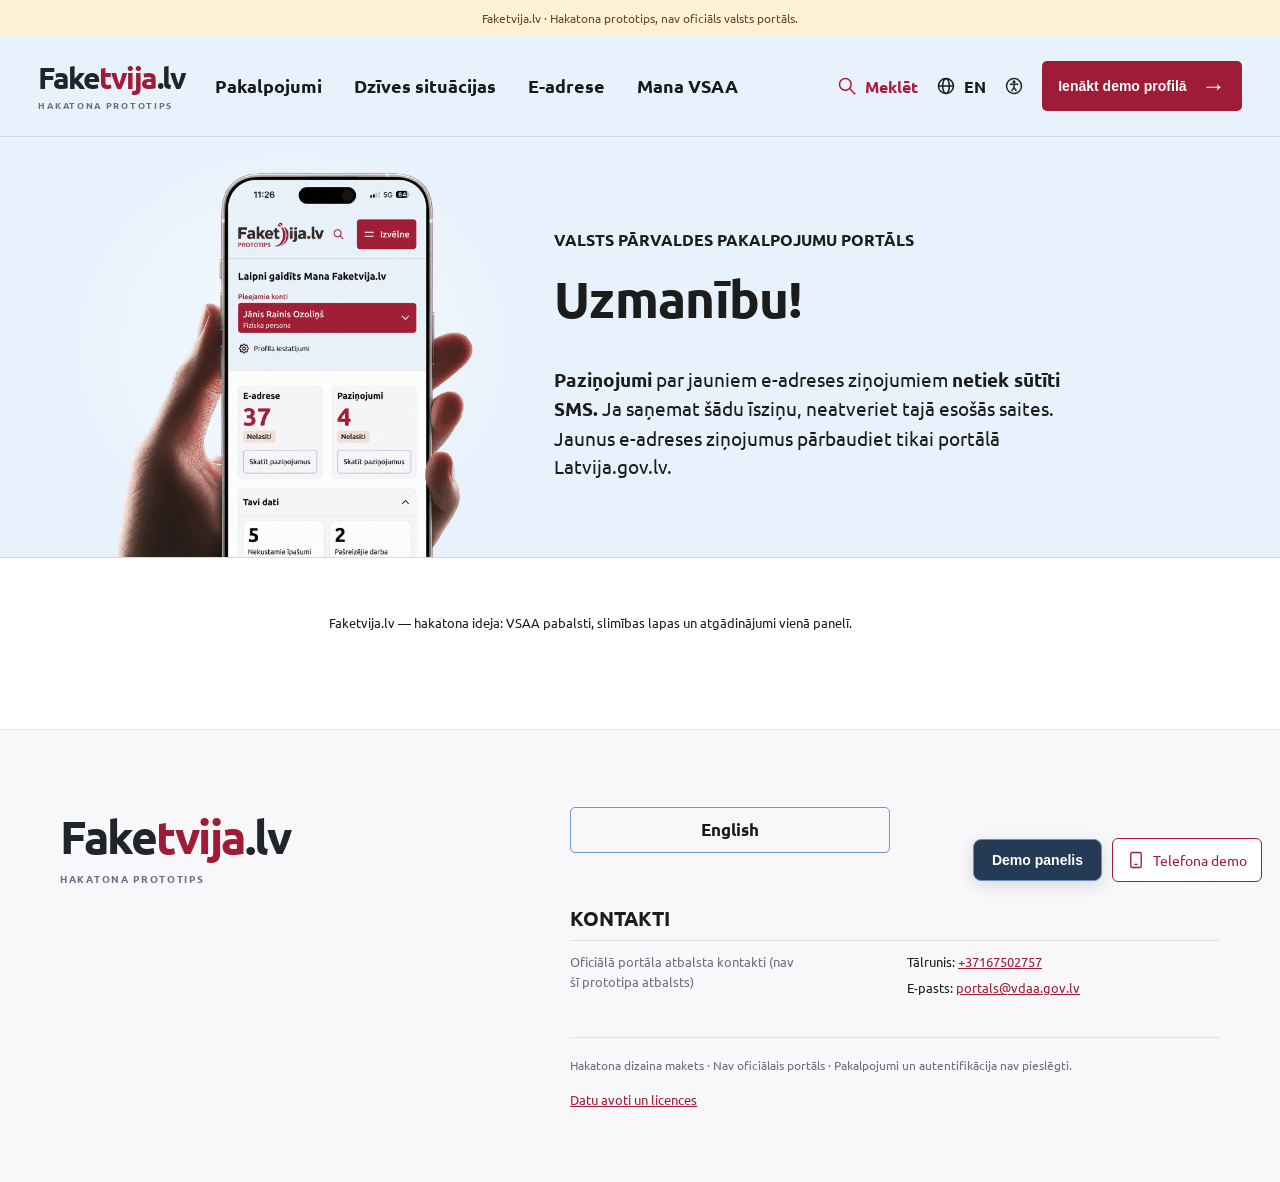
<file: index.html>
<!doctype html>
<html lang="lv">
<head>
  <meta charset="utf-8">
  <meta name="viewport" content="width=device-width, initial-scale=1">
  <meta http-equiv="refresh" content="0; url=public/index.html">
  <title>Kopā — demonstrācijas portāls</title>
</head>
<body>
  <p>Atver <a href="public/index.html">Kopā demonstrācijas portālu</a>.</p>
</body>
</html>
</file>
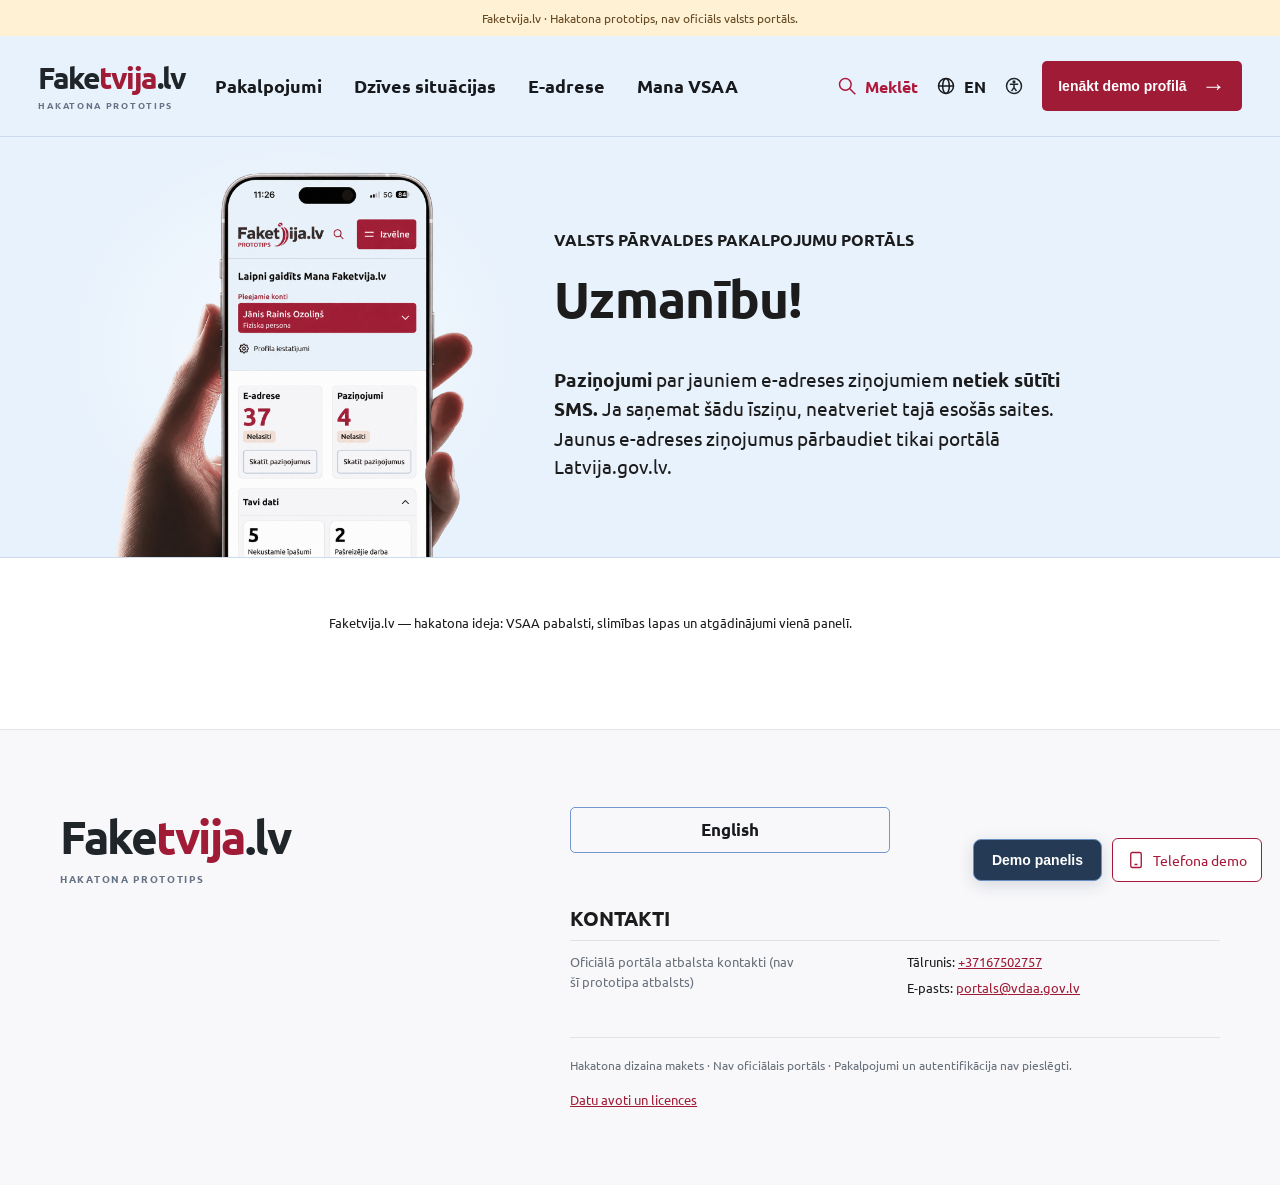
<file: public/index.html>
<!doctype html>
<html lang="lv">
<head>
  <meta charset="utf-8">
  <meta name="viewport" content="width=device-width, initial-scale=1">
  <meta name="description" content="Latvija.gov.lv sākumlapas vizuālais makets hakatonam.">
  <title>Sākumlapa – Valsts pārvaldes pakalpojumu portāls · Makets</title>
  <link rel="preconnect" href="https://fonts.googleapis.com">
  <link rel="stylesheet" href="https://fonts.googleapis.com/css2?family=Ubuntu:wght@400;500;700&display=swap">
  <link rel="stylesheet" href="styles.css?v=roadmap-27">
  <script src="translations.js?v=service-copy-30"></script><script src="app.js?v=accessibility-3"></script><script src="auth.js?v=admin-tools-32" defer></script>
<link rel="icon" type="image/svg+xml" href="assets/favicon.svg">
<link rel="stylesheet" href="phone-demo.css?v=phone-large-28">
</head>
<body>
<div class="prototype-banner">Faketvija.lv · Hakatona prototips, nav oficiāls valsts portāls.</div>
  <a class="skip-link" href="#saturs">Pāriet uz saturu</a>
  <header class="portal-header">
    <div class="header-inner">
      <a href="index.html" aria-label="Sākumlapa"><span class="fake-logo">Fake<span>tvija</span>.lv<small>HAKATONA PROTOTIPS</small></span></a>
      <nav class="primary-nav" aria-label="Galvenā navigācija"><a href="#pakalpojumi">Pakalpojumi</a><a href="#dzives-situacijas">Dzīves situācijas</a><a href="#e-adrese">E-adrese</a><a href="vsaa.html">Mana VSAA</a></nav>
      <div class="header-actions">
        <span class="search-label"><svg viewBox="0 0 24 24" aria-hidden="true"><circle cx="10" cy="10" r="7"/><path d="m15 15 7 7"/></svg><span>Meklēt</span></span>
        <button type="button" class="language-label" data-language-toggle aria-label="Switch to English"><svg viewBox="0 0 24 24" aria-hidden="true"><circle cx="12" cy="12" r="9"/><ellipse cx="12" cy="12" rx="4" ry="9"/><path d="M3 12h18"/></svg><span data-language-label>EN</span></button>
        <button type="button" class="accessibility-button" aria-label="Palielināt tekstu" aria-pressed="false"><svg viewBox="0 0 24 24" aria-hidden="true"><circle cx="12" cy="12" r="9"/><circle cx="12" cy="7" r="1"/><path d="M7 10h10m-5 0v4m0 0-3 4m3-4 3 4"/></svg></button>
        <a class="login-button" id="login-button" href="login.html" style="text-decoration:none">Ienākt demo profilā <span aria-hidden="true">→</span></a>
      </div>
    </div>
  </header>
  <main id="saturs">
    <section class="hero" aria-labelledby="warning-title">
      <div class="shell hero-layout">
      <div class="hero-copy">
      <p class="overline">VALSTS PĀRVALDES PAKALPOJUMU PORTĀLS</p>
      <h1 id="warning-title">Uzmanību!</h1>
      <p class="warning"><strong>Paziņojumi</strong> par jauniem e-adreses ziņojumiem <strong>netiek sūtīti SMS.</strong> Ja saņemat šādu īsziņu, neatveriet tajā esošās saites. Jaunus e-adreses ziņojumus pārbaudiet tikai portālā Latvija.gov.lv.</p>
      </div>
      <div class="hero-image"><img src="assets/phone-faketvija.png" alt="Faketvija.lv prototips tālrunī: e-adrese, paziņojumi un personas dati" width="1731" height="1841"></div>
      </div>
    </section>
    <p class="tagline shell">Faketvija.lv — hakatona ideja: VSAA pabalsti, slimības lapas un atgādinājumi vienā panelī.</p>
  </main>
<footer class="footer portal-footer">
  <div class="shell footer-layout">
  <div class="footer-brand">
    <a href="./" class="fake-logo">Fake<span>tvija</span>.lv<small>HAKATONA PROTOTIPS</small></a>
  </div>
  <div class="footer-content">
    <button type="button" class="outline-label language" data-language-toggle><span data-language-label>English</span></button>
    <section class="contacts"><h2>KONTAKTI</h2><p>Oficiālā portāla atbalsta kontakti (nav šī prototipa atbalsts)</p><p><span>Tālrunis:</span> <a href="tel:+37167502757">+37167502757</a></p><p><span>E-pasts:</span> <a href="mailto:portals@vdaa.gov.lv">portals@vdaa.gov.lv</a></p></section>
    <p class="prototype-note">Hakatona dizaina makets · Nav oficiālais portāls · Pakalpojumi un autentifikācija nav pieslēgti.</p>
    <a href="data-licenses.html">Datu avoti un licences</a>
  </div>
  </div>
  </footer>
<script src="demo-admin.js?v=quick-login-9" defer></script><script src="phone-demo.js?v=roadmap-27" defer></script></body>
</html>
</file>
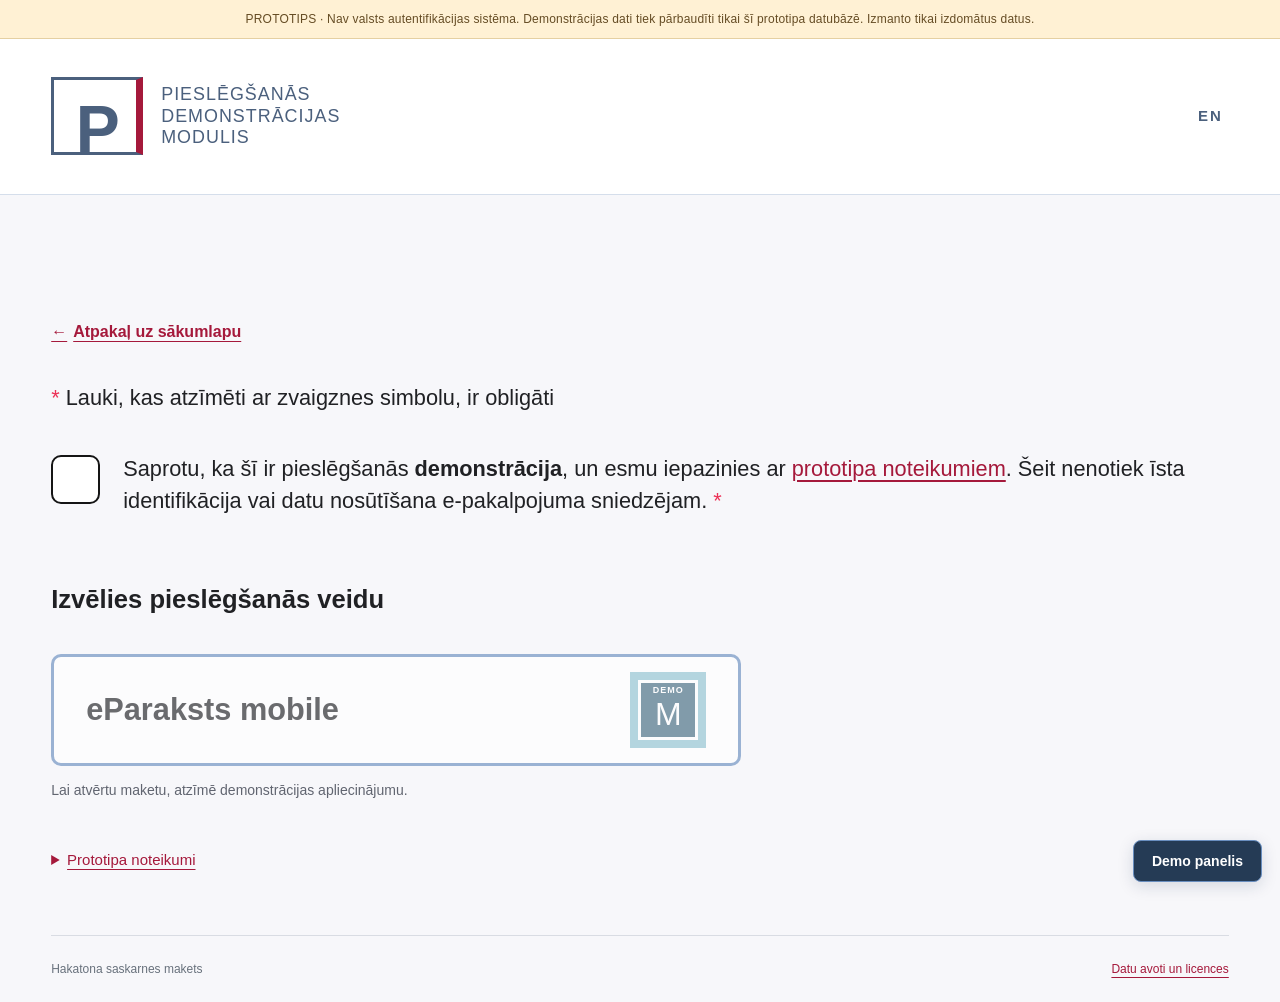
<file: public/admin.html>
<!doctype html>
<html lang="lv" data-i18n-title="admin.title">
<head>
  <meta charset="utf-8">
  <meta name="viewport" content="width=device-width, initial-scale=1">
  <meta name="description" content="VSAA demo iesniegumu reģistrs — prototipa administratora skats.">
  <title>VSAA demo iesniegumu reģistrs — Faketvija.lv</title>
  <link rel="preconnect" href="https://fonts.googleapis.com">
  <link rel="stylesheet" href="https://fonts.googleapis.com/css2?family=Ubuntu:wght@400;500;700&display=swap">
  <link rel="stylesheet" href="styles.css?v=sidebar-labels-2">
  <link rel="stylesheet" href="vsaa.css?v=audit-1">
  <script src="translations.js?v=service-copy-30"></script>
  <script src="app.js?v=accessibility-3"></script>
  <script src="auth.js?v=admin-tools-32" defer></script>
  <link rel="icon" type="image/svg+xml" href="assets/favicon.svg">
</head>
<body class="profile-page vsaa-page" data-requires-demo-session data-requires-role="admin">
  <div class="prototype-banner" data-i18n="banner.prototype">Faketvija.lv · Hakatona prototips, nav oficiāls valsts portāls. VSAA dati šajā lapā ir izdomāti.</div>
  <a class="skip-link" href="#saturs" data-i18n="nav.skip">Pāriet uz saturu</a>
  <header class="portal-header">
    <div class="header-inner">
      <a href="index.html" aria-label="Uz sākumlapu" class="fake-logo">Fake<span>tvija</span>.lv<small>HACKATHON PROTOTYPE</small></a>
      <nav class="primary-nav" data-i18n-attr="aria-label:nav.main">
        <a href="admin.html" aria-current="page" data-i18n="nav.admin">Iesniegumu reģistrs</a><a href="data-licenses.html" data-i18n="footer.sources">Datu avoti un licences</a>
      </nav>
      <div class="header-actions">
        <button type="button" class="language-label" data-language-toggle aria-label="Switch to English"><svg class="profile-icon" viewBox="0 0 24 24" fill="none" stroke="currentColor" stroke-width="1.7" stroke-linecap="round" stroke-linejoin="round" aria-hidden="true"><circle cx="12" cy="12" r="9"/><ellipse cx="12" cy="12" rx="4" ry="9"/><path d="M3 12h18"/></svg><span data-language-label>EN</span></button>
        <a class="login-button logout-button" id="logout-button" href="login.html"><svg class="profile-icon" viewBox="0 0 24 24" fill="none" stroke="currentColor" stroke-width="1.7" stroke-linecap="round" stroke-linejoin="round" aria-hidden="true"><path d="M9 5H5v14h4m5-15h6v16h-6M3 12h12m-4-4 4 4-4 4"/></svg><span data-i18n="nav.logout">Iziet</span></a>
      </div>
    </div>
  </header>
  <main class="profile-workspace" id="saturs">
<div class="shell profile-layout"><aside class="profile-sidebar"><div class="account-switch"><small data-i18n="account.available">Pieejamie konti</small><strong id="profile-account-name" data-no-translate>VSAA</strong><span data-i18n="account.admin">VSAA darbinieks · DEMO</span></div><nav class="profile-menu" data-i18n-attr="aria-label:nav.profileSections"><a href="admin.html" aria-current="page"><svg class="profile-icon" viewBox="0 0 24 24" fill="none" stroke="currentColor" stroke-width="1.7" stroke-linecap="round" stroke-linejoin="round" aria-hidden="true"><rect x="3" y="4" width="18" height="16" rx="2"/><path d="M7 9h10M7 13h10M7 17h6"/></svg><span data-i18n="nav.admin">Iesniegumu reģistrs</span></a><a href="calculator.html"><svg class="profile-icon" viewBox="0 0 24 24" fill="none" stroke="currentColor" stroke-width="1.7" stroke-linecap="round" stroke-linejoin="round" aria-hidden="true"><rect x="5" y="2" width="14" height="20" rx="2"/><path d="M8 6h8M8 11h1m6 0h1M8 15h1m6 0h1M8 19h1m6 0h1"/></svg><span data-i18n="nav.calculator">Kalkulators</span></a><a href="data-licenses.html"><svg class="profile-icon" viewBox="0 0 24 24" fill="none" stroke="currentColor" stroke-width="1.7" stroke-linecap="round" stroke-linejoin="round" aria-hidden="true"><path d="M4 4h12l4 4v12H4z"/><path d="M16 4v4h4"/></svg><span data-i18n="footer.sources">Datu avoti un licences</span></a></nav></aside>
<div class="profile-content">
  <div class="profile-heading"><p><a href="index.html" data-i18n="nav.home">Sākums</a> › <span data-i18n="nav.admin">Demo iesniegumu reģistrs</span></p><h1 data-i18n="admin.heading">Demo iesniegumu reģistrs</h1><p class="lede" data-i18n="admin.lede">Visi prototipa datubāzē saglabātie demo iesniegumi ar iesniedzēju, bērnu vai darbnespējas lapu, statusu un detaļām.</p></div>
  <p class="page-status" id="page-status" role="status" aria-live="polite" data-i18n="common.loading">Ielādē datus…</p>
  <nav class="status-strip" data-i18n-attr="aria-label:vsaa.summary" id="summary"></nav>
  <p class="section-intro" data-i18n="admin.intro">Lēmumi ir simulācija: tie maina statusu prototipa datubāzē un pievieno paziņojumu prototipa iesūtnei. Nekas netiek nosūtīts VSAA vai oficiālajai e-adresei, un lēmumiem nav juridiska spēka.</p>
  <div class="admin-toolbar">
    <label><span data-i18n="admin.filter">Rādīt</span><select id="status-filter"><option value="" data-i18n="admin.all">Visi statusi</option><option value="iesniegts" data-i18n="status.iesniegts">Iesniegts VSAA</option><option value="izskatisana" data-i18n="status.izskatisana">Izskatīšanā</option><option value="pieskirts" data-i18n="status.pieskirts">Piešķirts</option><option value="atteikts" data-i18n="status.atteikts">Atteikts</option></select></label>
    <label><span data-i18n="admin.search">Meklēt iesniedzēju, bērnu vai pabalstu…</span><input id="search" type="search" autocomplete="off"></label>
    <button class="gov-btn secondary" type="button" id="refresh" data-i18n="admin.refresh">Atjaunot sarakstu</button>
  </div>
  <div id="applications"></div>
  <p class="disclaimer" data-i18n="footer.note">Faketvija.lv · Hakatona prototips, nav oficiāls valsts portāls.</p>
</div></div>
  </main>
  <footer class="footer portal-footer"><div class="shell footer-layout"><div class="footer-brand"><a href="index.html" class="fake-logo">Fake<span>tvija</span>.lv<small>HAKATONA PROTOTIPS</small></a></div><div class="footer-content"><button class="language" type="button" data-language-toggle><svg class="profile-icon" viewBox="0 0 24 24" fill="none" stroke="currentColor" stroke-width="1.7" stroke-linecap="round" stroke-linejoin="round" aria-hidden="true"><circle cx="12" cy="12" r="9"/><ellipse cx="12" cy="12" rx="4" ry="9"/><path d="M3 12h18"/></svg><span data-language-label>EN</span></button><p data-i18n="footer.note">Faketvija.lv · Hakatona prototips, nav oficiāls valsts portāls.</p><a href="data-licenses.html" data-i18n="footer.sources">Datu avoti un licences</a></div></div></footer>
  <script src="admin.js?v=admin-tools-32" defer></script>
  <script src="demo-admin.js?v=quick-login-9" defer></script>
</body>
</html>
</file>
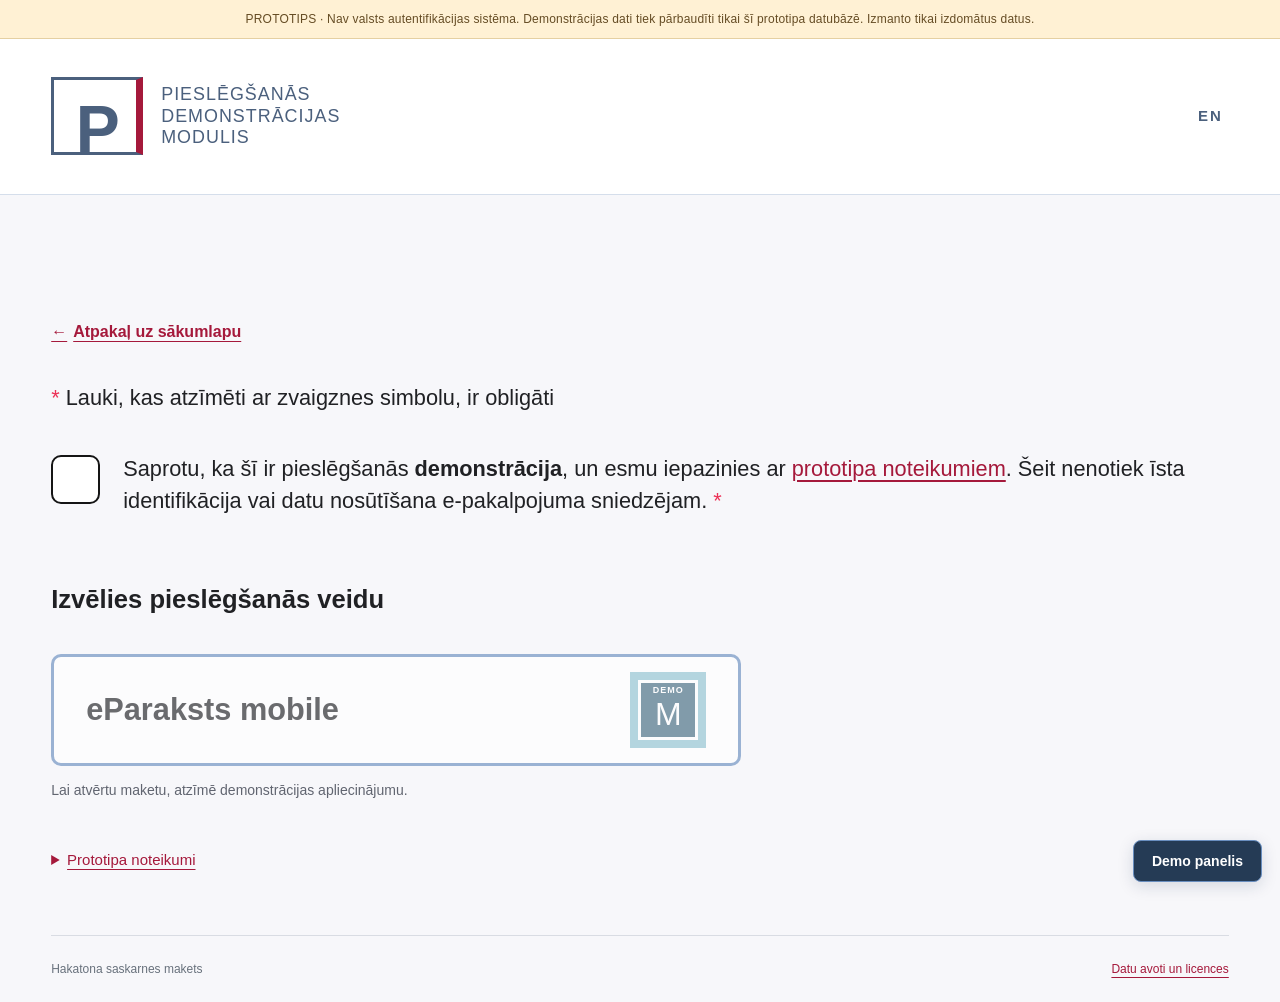
<file: public/bank-account.html>
<!doctype html>
<html lang="lv" data-i18n-title="bank.title">
<head><meta charset="utf-8"><meta name="viewport" content="width=device-width, initial-scale=1"><title>Bankas konts — Faketvija.lv demo</title><link rel="stylesheet" href="auth.css?v=bank-check-3"><link rel="icon" href="assets/favicon.svg"><script src="translations.js?v=service-copy-30"></script><script src="auth.js?v=admin-tools-32" defer></script><script src="app.js?v=accessibility-3"></script></head>
<body class="provider-page">
<div class="prototype-notice" data-i18n="footer.note">Faketvija.lv · Hakatona prototips, nav oficiāls valsts portāls.</div>
<header class="provider-header"><a class="provider-brand" href="index.html"><span class="mini-icon" aria-hidden="true">F</span><span>Faketvija.lv <small>HAKATONA PROTOTIPS</small></span></a><button type="button" data-language-toggle><span data-language-label>EN</span></button></header>
<main class="provider-main"><section class="number-panel login-panel"><h1 data-i18n="bank.heading">Pievieno bankas kontu</h1><p data-i18n="bank.text">Norādi savu Latvijas bankas kontu pabalstu saņemšanai.</p><form id="bank-form"><label for="bank-iban" data-i18n="bank.label">Bankas konts (IBAN)</label><input id="bank-iban" name="iban" type="text" autocomplete="off" maxlength="32" spellcheck="false" required aria-describedby="bank-help bank-status"><p id="bank-help" data-i18n="bank.help">Ievadi IBAN konta numuru, kas reģistrēts uz tava vārda.</p><div class="bank-submit-row"><button class="confirm-button" type="submit" data-i18n="bank.submit">Saglabāt un turpināt</button></div><p id="bank-status" class="form-status" role="status" aria-live="polite"></p></form><p><a id="logout-button" href="index.html" data-i18n="bank.logout">Iziet</a></p></section></main>
<script src="demo-admin.js?v=quick-login-9" defer></script></body></html>
</file>
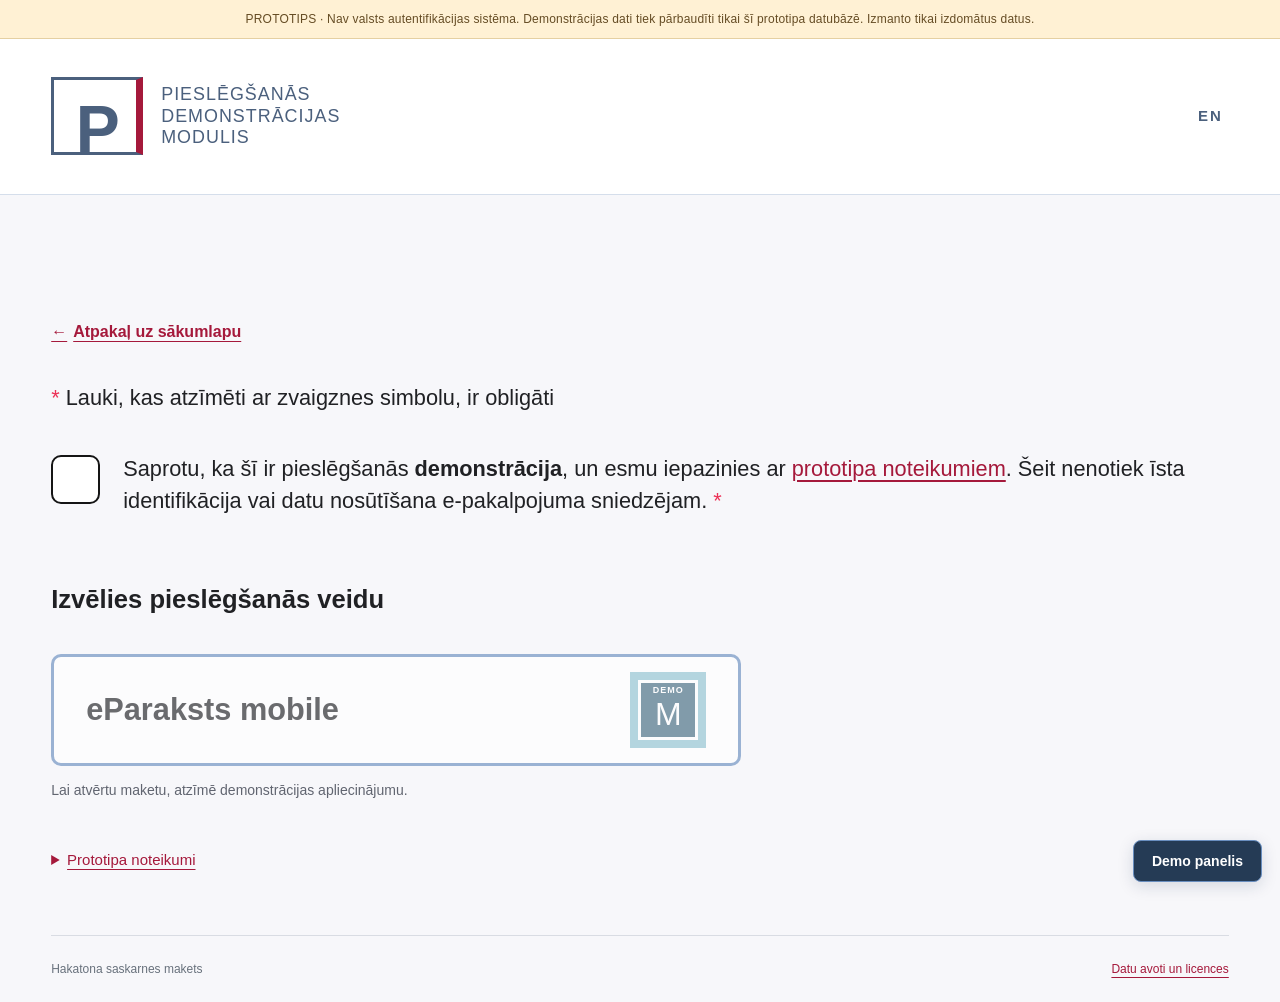
<file: public/calculator.html>
<!doctype html>
<html lang="lv" data-i18n-title="calc.title">
<head>
  <meta charset="utf-8">
  <meta name="viewport" content="width=device-width, initial-scale=1">
  <meta name="description" content="Pabalstu kalkulators — orientējoši aprēķini sešiem bērnu pabalstiem.">
  <title>Pabalstu kalkulators — Faketvija.lv</title>
  <link rel="preconnect" href="https://fonts.googleapis.com">
  <link rel="stylesheet" href="https://fonts.googleapis.com/css2?family=Ubuntu:wght@400;500;700&display=swap">
  <link rel="stylesheet" href="styles.css?v=portal-merge-25">
  <link rel="stylesheet" href="vsaa.css?v=portal-merge-25">
  <script src="translations.js?v=service-copy-30"></script>
  <script src="app.js?v=accessibility-3"></script>
  <script src="auth.js?v=admin-tools-32" defer></script>
  <link rel="icon" type="image/svg+xml" href="assets/favicon.svg">
</head>
<body class="profile-page vsaa-page" data-requires-demo-session data-requires-role="any">
  <div class="prototype-banner" data-i18n="banner.prototype">Faketvija.lv · Hakatona prototips, nav oficiāls valsts portāls. VSAA dati šajā lapā ir izdomāti.</div>
  <a class="skip-link" href="#saturs" data-i18n="nav.skip">Pāriet uz saturu</a>
  <header class="portal-header">
    <div class="header-inner">
      <a href="index.html" aria-label="Uz sākumlapu" class="fake-logo">Fake<span>tvija</span>.lv<small>HACKATHON PROTOTYPE</small></a>
      <nav class="primary-nav" data-i18n-attr="aria-label:nav.main">
        <a href="vsaa.html#berni" data-i18n="nav.services">Pakalpojumi</a>
        <a href="profile.html#overview" data-i18n="nav.my">Mana Faketvija.lv</a><a href="profile.html#mail" data-i18n="nav.eaddress">E-adrese</a><a href="vsaa.html" data-i18n="nav.vsaa">Mana VSAA</a>
      </nav>
      <div class="header-actions">
        <button type="button" class="language-label" data-language-toggle aria-label="Switch to English"><svg class="profile-icon" viewBox="0 0 24 24" fill="none" stroke="currentColor" stroke-width="1.7" stroke-linecap="round" stroke-linejoin="round" aria-hidden="true"><circle cx="12" cy="12" r="9"/><ellipse cx="12" cy="12" rx="4" ry="9"/><path d="M3 12h18"/></svg><span data-language-label>EN</span></button>
        <a class="login-button logout-button" id="logout-button" href="login.html"><svg class="profile-icon" viewBox="0 0 24 24" fill="none" stroke="currentColor" stroke-width="1.7" stroke-linecap="round" stroke-linejoin="round" aria-hidden="true"><path d="M9 5H5v14h4m5-15h6v16h-6M3 12h12m-4-4 4 4-4 4"/></svg><span data-i18n="nav.logout">Iziet</span></a>
      </div>
    </div>
  </header>
  <main class="profile-workspace" id="saturs">
<div class="shell profile-layout"><aside class="profile-sidebar"><div class="account-switch"><small data-i18n="account.available">Pieejamie konti</small><strong id="profile-account-name" data-no-translate>Demonstrācijas profils</strong><span data-i18n="account.kind">Privātpersona</span></div><nav class="profile-menu" data-i18n-attr="aria-label:nav.profileSections"><a href="profile.html#overview"><svg class="profile-icon" viewBox="0 0 24 24" fill="none" stroke="currentColor" stroke-width="1.7" stroke-linecap="round" stroke-linejoin="round" aria-hidden="true"><rect x="3" y="3" width="6" height="6" rx="1"/><rect x="15" y="3" width="6" height="6" rx="1"/><rect x="3" y="15" width="6" height="6" rx="1"/><rect x="15" y="15" width="6" height="6" rx="1"/></svg><span data-i18n="nav.my">Mana Faketvija.lv</span></a><a href="vsaa.html"><svg class="profile-icon" viewBox="0 0 24 24" fill="none" stroke="currentColor" stroke-width="1.7" stroke-linecap="round" stroke-linejoin="round" aria-hidden="true"><path d="M4 19V9l8-5 8 5v10"/><path d="M9 19v-6h6v6"/><path d="M12 9h.01"/></svg><span data-i18n="nav.vsaa">Mana VSAA</span></a><a href="sick-leave.html"><svg class="profile-icon" viewBox="0 0 24 24" fill="none" stroke="currentColor" stroke-width="1.7" stroke-linecap="round" stroke-linejoin="round" aria-hidden="true"><path d="M14 3H5v18h14V8zM14 3v5h5M8 13h8m-4-4v8"/></svg><span data-i18n="sick.title">Darbnespējas lapas</span></a><a href="contributions.html"><svg class="profile-icon" viewBox="0 0 24 24" fill="none" stroke="currentColor" stroke-width="1.7" stroke-linecap="round" stroke-linejoin="round" aria-hidden="true"><rect x="3" y="7" width="18" height="14" rx="2"/><path d="M8 7V3h8v4M3 12h18M10 12v3h4v-3"/></svg><span data-i18n="work.title">Sociālās iemaksas un darbs</span></a><a href="calculator.html" aria-current="page"><svg class="profile-icon" viewBox="0 0 24 24" fill="none" stroke="currentColor" stroke-width="1.7" stroke-linecap="round" stroke-linejoin="round" aria-hidden="true"><rect x="5" y="2" width="14" height="20" rx="2"/><path d="M8 6h8M8 11h1m6 0h1M8 15h1m6 0h1M8 19h1m6 0h1"/></svg><span data-i18n="nav.calculator">Kalkulators</span></a><a href="profile.html#mail"><svg class="profile-icon" viewBox="0 0 24 24" fill="none" stroke="currentColor" stroke-width="1.7" stroke-linecap="round" stroke-linejoin="round" aria-hidden="true"><rect x="3" y="5" width="18" height="14" rx="3"/><path d="m4 7 8 6 8-6"/></svg><span>E-adrese · Saņemtie</span></a><a href="profile.html#history"><svg class="profile-icon" viewBox="0 0 24 24" fill="none" stroke="currentColor" stroke-width="1.7" stroke-linecap="round" stroke-linejoin="round" aria-hidden="true"><circle cx="12" cy="12" r="9"/><path d="M12 7v5l4 3"/></svg>Veikto darbību vēsture</a><a href="profile.html#notifications"><svg class="profile-icon" viewBox="0 0 24 24" fill="none" stroke="currentColor" stroke-width="1.7" stroke-linecap="round" stroke-linejoin="round" aria-hidden="true"><path d="M18 8a6 6 0 0 0-12 0c0 7-3 7-3 9h18c0-2-3-2-3-9M10 21h4"/></svg>Paziņojumi</a><a href="profile.html#data"><svg class="profile-icon" viewBox="0 0 24 24" fill="none" stroke="currentColor" stroke-width="1.7" stroke-linecap="round" stroke-linejoin="round" aria-hidden="true"><rect x="3" y="5" width="18" height="14" rx="3"/><circle cx="8" cy="10" r="2"/><path d="M5 16c0-3 6-3 6 0m3-6h4m-4 4h4"/></svg><span data-i18n="nav.data">Mani dati</span></a></nav></aside>
<div class="profile-content">
  <div class="profile-heading"><p><a href="index.html" data-i18n="nav.home">Sākums</a> › <a href="profile.html" data-i18n="nav.my">Mana Faketvija.lv</a> › <span data-i18n="nav.calculator">Kalkulators</span></p><h1 data-i18n="calc.title">Pabalstu kalkulators</h1><p class="lede" data-i18n="calc.intro"></p></div>
  <section class="vsaa-section" id="kalkulators" aria-labelledby="calculator-title">
    <header><h2 id="calculator-title" data-i18n="calc.benefit">Pabalsta veids</h2><a class="section-link" href="https://www.vsaa.gov.lv/lv/kalkulatori" target="_blank" rel="noopener noreferrer" data-i18n="calc.official">Oficiālie VSAA kalkulatori ↗</a></header>
    <div class="gov-panel" id="benefit-calculator">
      <form class="calculator-form">
        <label class="calculator-wide"><span data-i18n="calc.benefit">Pabalsta veids</span><select name="benefit"><option value="maternitates" data-i18n="benefit.maternitates"></option><option value="paternitates" data-i18n="benefit.paternitates"></option><option value="berna_piedzimsanas" data-i18n="benefit.berna_piedzimsanas"></option><option value="berna_kopsanas" data-i18n="benefit.berna_kopsanas"></option><option value="vecaku" data-i18n="benefit.vecaku"></option><option value="gimenes_valsts" data-i18n="benefit.gimenes_valsts"></option></select></label>
        <label data-calculator-for="maternitates paternitates vecaku"><span data-i18n="calc.daily">Vidējā apdrošināšanas iemaksu alga dienā (EUR)</span><input name="daily" type="number" min="0.01" max="100000" step="0.01" required><small data-i18n="calc.dailyHelp">Ievadi aprēķināto dienas vidējo iemaksu algu, nevis neto vai mēneša algu. To precizē VSAA.</small></label>
        <label data-calculator-for="maternitates"><span data-i18n="calc.maternityDays">Grūtniecības un dzemdību atvaļinājums</span><select name="days"><option value="112">112</option><option value="126">126</option><option value="140">140</option></select><small data-i18n="calc.maternityHelp">Kopējais kalendāra dienu skaits no darbnespējas lapām; 56/70 dienas katrā daļā.</small></label>
        <label data-calculator-for="berna_piedzimsanas berna_kopsanas"><span data-i18n="calc.birth">Bērna dzimšanas datums</span><input name="birth" type="date" min="2013-01-01" max="2026-12-31" required></label>
        <label data-calculator-for="berna_kopsanas"><span data-i18n="calc.age">Aprūpes periods</span><select name="age"><option value="under18" data-i18n="calc.under18"></option><option value="18to24" data-i18n="calc.18to24"></option></select></label>
        <label data-calculator-for="vecaku"><span data-i18n="calc.duration">Kopējais pabalsta periods</span><select name="duration"><option value="13" data-i18n="dialog.opt13"></option><option value="19" data-i18n="dialog.opt19"></option></select></label>
        <label data-calculator-for="vecaku"><span data-i18n="calc.monthDays">Kalendāra dienas izmaksas mēnesī</span><input name="monthDays" type="number" min="28" max="31" step="1" value="30" required></label>
        <label class="calculator-check" data-calculator-for="vecaku"><input name="working" type="checkbox"><span data-i18n="calc.working">Strādāju un neatrodos bērna kopšanas atvaļinājumā (pamatdaļa: 75 % 2026. gadā)</span></label>
        <label data-calculator-for="gimenes_valsts"><span data-i18n="calc.count">Bērnu skaits, par kuriem viens saņēmējs saņem pabalstu</span><input name="count" type="number" min="0" max="20" step="1" value="1" required><small data-i18n="calc.countHelp">Tikai bērni, kuriem ir tiesības uz pabalstu: no 1 gada; pēc 16 gadiem piemēro izglītības nosacījumus līdz 20 gadiem.</small></label>
        <div class="calculator-wide"><button class="gov-btn" type="submit" data-i18n="calc.calculate">Aprēķināt</button></div>
      </form>
      <div class="calculator-result" data-calculator-result role="status" aria-live="polite" hidden></div>
      <p class="form-note" data-i18n="calc.note">Orientējošs aprēķins, nevis VSAA lēmums. Tas nepārbauda tiesības, iemaksu periodus vai pabalstu savstarpējo saderību. Paternitāte: 10 darba dienas vienam bērnam. Vecāku pabalsts: pamatdaļas pilns mēnesis; nenododamo daļu šis aprēķins neaptver. Kopšanas pabalsts: 2026. gada mēneša likme; piemaksas par dvīņiem un invaliditāti nav iekļautas.</p>
      <div class="calculator-links"><a class="section-link" data-calculator-source href="https://www.vsaa.gov.lv/lv/pakalpojumi/maternitates-pabalsta-pieskirsana-un-izmaksasana" target="_blank" rel="noopener noreferrer" data-i18n="calc.rules">VSAA nosacījumi ↗</a><a class="section-link" href="data-licenses.html#calculator-sources" data-i18n="calc.sources">Aprēķina avoti</a></div>
    </div>
  </section>

</div></div></main>
  <footer class="footer portal-footer"><div class="shell footer-layout"><div class="footer-brand"><a href="index.html" class="fake-logo">Fake<span>tvija</span>.lv<small>HAKATONA PROTOTIPS</small></a></div><div class="footer-content"><button class="language" type="button" data-language-toggle><svg class="profile-icon" viewBox="0 0 24 24" fill="none" stroke="currentColor" stroke-width="1.7" stroke-linecap="round" stroke-linejoin="round" aria-hidden="true"><circle cx="12" cy="12" r="9"/><ellipse cx="12" cy="12" rx="4" ry="9"/><path d="M3 12h18"/></svg><span data-language-label>EN</span></button><p data-i18n="footer.note">Faketvija.lv · Hakatona prototips, nav oficiāls valsts portāls.</p><a href="data-licenses.html" data-i18n="footer.sources">Datu avoti un licences</a></div></div></footer>


<script src="benefit-calculator.js?v=calculator-page-18" defer></script>
<script src="demo-admin.js?v=quick-login-9" defer></script></body></html>
</file>
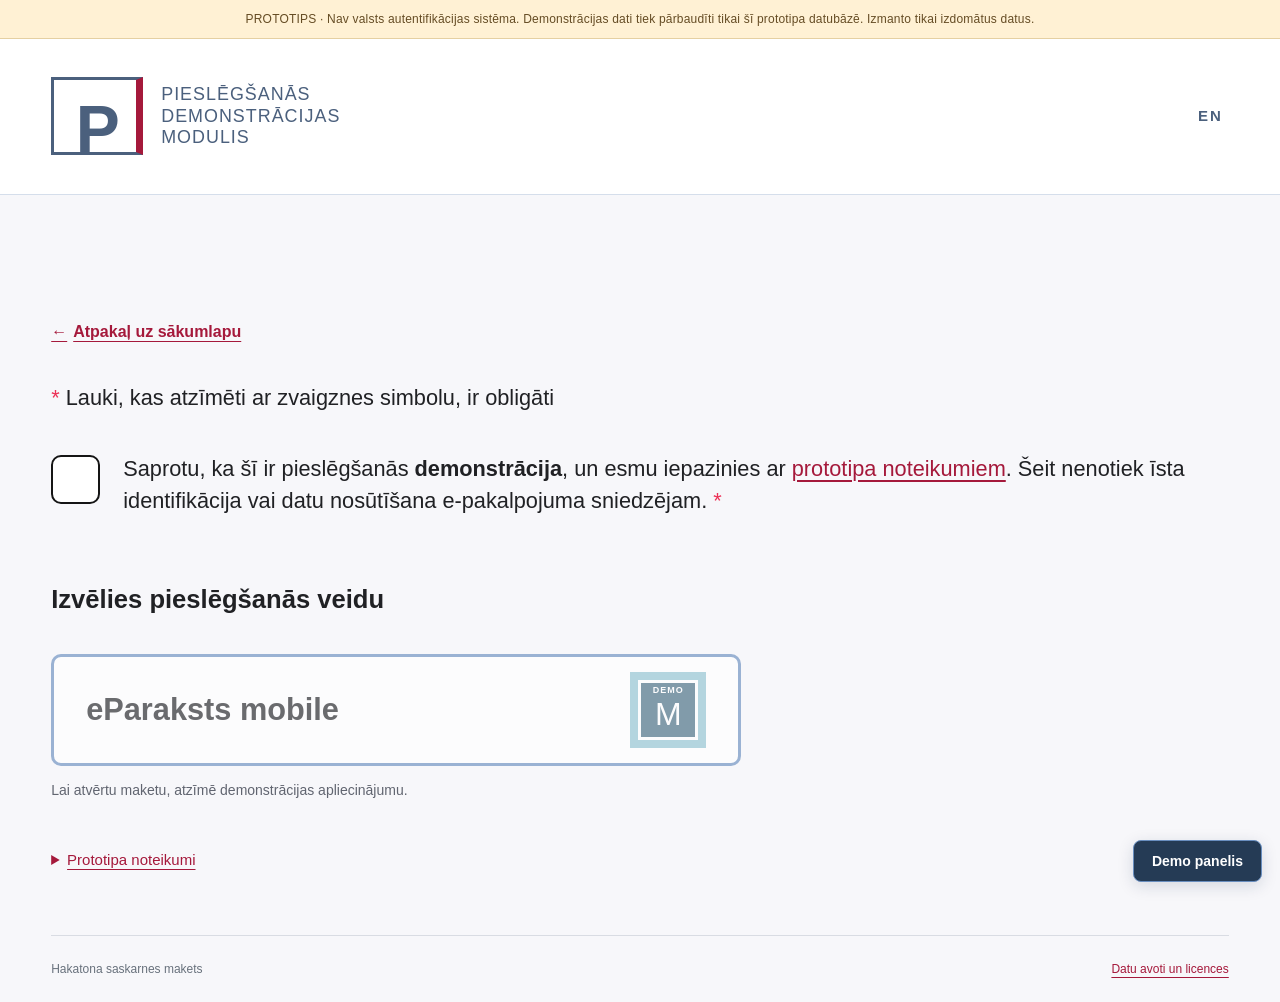
<file: public/contributions.html>
<!doctype html>
<html lang="lv" data-i18n-title="work.title">
<head>
  <meta charset="utf-8">
  <meta name="viewport" content="width=device-width, initial-scale=1">
  <meta name="description" content="Mana VSAA — demonstrācijas panelis ar pieejamajiem pabalstiem, darbnespējas lapām un atgādinājumiem.">
  <title>Sociālās iemaksas un darbs — Faketvija.lv</title>
  <link rel="preconnect" href="https://fonts.googleapis.com">
  <link rel="stylesheet" href="https://fonts.googleapis.com/css2?family=Ubuntu:wght@400;500;700&display=swap">
  <link rel="stylesheet" href="styles.css?v=roadmap-27">
  <link rel="stylesheet" href="vsaa.css?v=compact-confirm-31">
  <script src="translations.js?v=compact-confirm-31"></script>
  <script src="app.js?v=accessibility-3"></script>
  <script src="auth.js?v=admin-tools-32" defer></script>
  <link rel="icon" type="image/svg+xml" href="assets/favicon.svg">
</head>
<body class="profile-page vsaa-page" data-requires-demo-session data-vsaa-view="darbs">
  <div class="prototype-banner" data-i18n="banner.prototype">Faketvija.lv · Hakatona prototips, nav oficiāls valsts portāls. VSAA dati šajā lapā ir izdomāti.</div>
  <a class="skip-link" href="#saturs" data-i18n="nav.skip">Pāriet uz saturu</a>
  <header class="portal-header">
    <div class="header-inner">
      <a href="index.html" aria-label="Uz sākumlapu" class="fake-logo">Fake<span>tvija</span>.lv<small>HACKATHON PROTOTYPE</small></a>
      <nav class="primary-nav" data-i18n-attr="aria-label:nav.main">
        <a href="vsaa.html#berni" data-i18n="nav.services">Pakalpojumi</a>
        <a href="profile.html#overview" data-i18n="nav.my">Mana Faketvija.lv</a><a href="profile.html#mail" data-i18n="nav.eaddress">E-adrese</a><a href="vsaa.html" data-i18n="nav.vsaa">Mana VSAA</a>
      </nav>
      <div class="header-actions">
        <button type="button" class="language-label" data-language-toggle aria-label="Switch to English"><svg class="profile-icon" viewBox="0 0 24 24" fill="none" stroke="currentColor" stroke-width="1.7" stroke-linecap="round" stroke-linejoin="round" aria-hidden="true"><circle cx="12" cy="12" r="9"/><ellipse cx="12" cy="12" rx="4" ry="9"/><path d="M3 12h18"/></svg><span data-language-label>EN</span></button>
        <a class="login-button logout-button" id="logout-button" href="login.html"><svg class="profile-icon" viewBox="0 0 24 24" fill="none" stroke="currentColor" stroke-width="1.7" stroke-linecap="round" stroke-linejoin="round" aria-hidden="true"><path d="M9 5H5v14h4m5-15h6v16h-6M3 12h12m-4-4 4 4-4 4"/></svg><span data-i18n="nav.logout">Iziet</span></a>
      </div>
    </div>
  </header>
  <main class="profile-workspace" id="saturs">
<div class="shell profile-layout"><aside class="profile-sidebar"><div class="account-switch"><small data-i18n="account.available">Pieejamie konti</small><strong id="profile-account-name" data-no-translate>Demonstrācijas profils</strong><span data-i18n="account.kind">Privātpersona</span></div><nav class="profile-menu" data-i18n-attr="aria-label:nav.profileSections"><a href="profile.html#overview"><svg class="profile-icon" viewBox="0 0 24 24" fill="none" stroke="currentColor" stroke-width="1.7" stroke-linecap="round" stroke-linejoin="round" aria-hidden="true"><rect x="3" y="3" width="6" height="6" rx="1"/><rect x="15" y="3" width="6" height="6" rx="1"/><rect x="3" y="15" width="6" height="6" rx="1"/><rect x="15" y="15" width="6" height="6" rx="1"/></svg><span data-i18n="nav.my">Mana Faketvija.lv</span></a><a href="vsaa.html"><svg class="profile-icon" viewBox="0 0 24 24" fill="none" stroke="currentColor" stroke-width="1.7" stroke-linecap="round" stroke-linejoin="round" aria-hidden="true"><path d="M4 19V9l8-5 8 5v10"/><path d="M9 19v-6h6v6"/><path d="M12 9h.01"/></svg><span data-i18n="nav.vsaa">Mana VSAA</span></a><a href="sick-leave.html"><svg class="profile-icon" viewBox="0 0 24 24" fill="none" stroke="currentColor" stroke-width="1.7" stroke-linecap="round" stroke-linejoin="round" aria-hidden="true"><path d="M14 3H5v18h14V8zM14 3v5h5M8 13h8m-4-4v8"/></svg><span data-i18n="sick.title">Darbnespējas lapas</span></a><a href="contributions.html" aria-current="page"><svg class="profile-icon" viewBox="0 0 24 24" fill="none" stroke="currentColor" stroke-width="1.7" stroke-linecap="round" stroke-linejoin="round" aria-hidden="true"><rect x="3" y="7" width="18" height="14" rx="2"/><path d="M8 7V3h8v4M3 12h18M10 12v3h4v-3"/></svg><span data-i18n="work.title">Sociālās iemaksas un darbs</span></a><a href="calculator.html"><svg class="profile-icon" viewBox="0 0 24 24" fill="none" stroke="currentColor" stroke-width="1.7" stroke-linecap="round" stroke-linejoin="round" aria-hidden="true"><rect x="5" y="2" width="14" height="20" rx="2"/><path d="M8 6h8M8 11h1m6 0h1M8 15h1m6 0h1M8 19h1m6 0h1"/></svg><span data-i18n="nav.calculator">Kalkulators</span></a><a href="profile.html#mail"><svg class="profile-icon" viewBox="0 0 24 24" fill="none" stroke="currentColor" stroke-width="1.7" stroke-linecap="round" stroke-linejoin="round" aria-hidden="true"><rect x="3" y="5" width="18" height="14" rx="3"/><path d="m4 7 8 6 8-6"/></svg><span>E-adrese · Saņemtie</span></a><a href="profile.html#history"><svg class="profile-icon" viewBox="0 0 24 24" fill="none" stroke="currentColor" stroke-width="1.7" stroke-linecap="round" stroke-linejoin="round" aria-hidden="true"><circle cx="12" cy="12" r="9"/><path d="M12 7v5l4 3"/></svg>Veikto darbību vēsture</a><a href="profile.html#notifications"><svg class="profile-icon" viewBox="0 0 24 24" fill="none" stroke="currentColor" stroke-width="1.7" stroke-linecap="round" stroke-linejoin="round" aria-hidden="true"><path d="M18 8a6 6 0 0 0-12 0c0 7-3 7-3 9h18c0-2-3-2-3-9M10 21h4"/></svg>Paziņojumi</a><a href="profile.html#data"><svg class="profile-icon" viewBox="0 0 24 24" fill="none" stroke="currentColor" stroke-width="1.7" stroke-linecap="round" stroke-linejoin="round" aria-hidden="true"><rect x="3" y="5" width="18" height="14" rx="3"/><circle cx="8" cy="10" r="2"/><path d="M5 16c0-3 6-3 6 0m3-6h4m-4 4h4"/></svg><span data-i18n="nav.data">Mani dati</span></a></nav></aside>
<div class="profile-content">
  <div class="profile-heading"><p><a href="index.html" data-i18n="nav.home">Sākums</a> › <a href="profile.html" data-i18n="nav.my">Mana Faketvija.lv</a> › <span data-i18n="work.title"></span></p><h1 data-i18n="work.title"></h1></div>
  <p class="page-status" id="page-status" role="status" aria-live="polite" data-i18n="common.loading">Ielādē datus…</p>


  <section id="profile-alert" class="gov-alert" hidden>
    <svg viewBox="0 0 24 24" fill="none" stroke="currentColor" stroke-width="1.7" stroke-linecap="round" stroke-linejoin="round" aria-hidden="true"><rect x="3" y="6" width="18" height="13" rx="2"/><path d="M3 10h18M7 15h4"/></svg>
    <div>
      <h3 data-i18n="profileAlert.title">Profils nav pilnībā iestatīts</h3>
      <p data-i18n="profileAlert.text">Pievieno bankas kontu pabalstu saņemšanai. Personas un bērna dati jau ir aizpildīti.</p>
      <form class="inline-form" id="iban-form">
        <label><span data-i18n="profileAlert.iban">Konta numurs (IBAN)</span><input id="iban-input" name="iban" inputmode="latin" autocomplete="off" placeholder="LV00 BANK 0000 0000 0000 0" maxlength="26" required></label>
        <button class="gov-btn" type="submit" data-i18n="profileAlert.save">Saglabāt kontu</button>
        <p class="form-note" data-i18n="profileAlert.note">Norādi kontu, kas reģistrēts uz tava vārda.</p>
      </form>
    </div>
  </section>





  <section class="vsaa-section" id="darbs" aria-labelledby="darbs-title">
    <header><h2 id="darbs-title" data-i18n="work.title">Sociālās iemaksas un darbs</h2><a class="section-link" href="https://latvija.gov.lv/LifeSituations/22291" target="_blank" rel="noopener" data-i18n="children.link">Dzīves situācija Latvija.gov.lv</a></header>
    <p class="section-intro" data-i18n="work.intro">Sociālo iemaksu dati var tikt reģistrēti ar aizkavi. Šeit redzami pēdējie 16 mēneši, bezdarbnieka pabalsta nosacījumi un NVA reģistrētās vakances jūsu pašvaldībā.</p>
    <div class="employment-grid">
      <div class="gov-panel" id="employment"></div>
      <div class="gov-panel muted" id="vacancies"></div>
    </div>
  </section>

<section class="vsaa-section" aria-labelledby="work-guide-title"><h2 id="work-guide-title" data-i18n="guide.work.title"></h2><div class="guidance-grid"><article class="gov-panel"><h3 data-i18n="guide.work.what"></h3><p data-i18n="guide.work.whatText"></p></article><article class="gov-panel"><h3 data-i18n="guide.work.chart"></h3><p data-i18n="guide.work.chartText"></p></article></div><details class="guidance-detail"><summary data-i18n="guide.work.insurance"></summary><p data-i18n="guide.work.insuranceText"></p></details><details class="guidance-detail"><summary data-i18n="guide.work.unemployment"></summary><p data-i18n="guide.work.unemploymentText"></p></details><details class="guidance-detail"><summary data-i18n="guide.work.missing"></summary><p data-i18n="guide.work.missingText"></p></details><details class="guidance-detail"><summary data-i18n="guide.work.demo"></summary><p data-i18n="guide.work.demoText"></p></details><div class="guidance-links"><a class="section-link" href="https://www.vsaa.gov.lv/lv/par-iemaksam" target="_blank" rel="noopener noreferrer" data-i18n="guide.workSource"></a><a class="section-link" href="https://www.vsaa.gov.lv/lv/iemaksas" target="_blank" rel="noopener noreferrer" data-i18n="guide.records"></a><a class="section-link" href="https://www.vsaa.gov.lv/lv/pakalpojumi/bezdarbnieka-pabalsta-pieskirsana-un-izmaksasana" target="_blank" rel="noopener noreferrer" data-i18n="guide.unemploymentSource"></a></div><p data-i18n="guide.verified"></p></section>
  <section class="vsaa-section" id="atgadinajumi" aria-labelledby="atgadinajumi-title">
    <header><h2 id="atgadinajumi-title" data-i18n="rem.title">Atgādinājumi</h2><label class="toggle"><input type="checkbox" id="reminders-toggle"><span data-i18n="rem.toggle">Sūtīt atgādinājumus uz e-pastu</span></label></header>
    <p class="section-intro" data-i18n="rem.intro">Saņem atgādinājumus par pieejamajiem pabalstiem un pieteikšanās termiņiem. Atgādinājumus vari apskatīt arī savā iesūtnē.</p>
    <ul class="reminder-list" id="reminders"></ul>
  </section>

  <section class="vsaa-section" id="pieteikumi" aria-labelledby="pieteikumi-title">
    <header><h2 id="pieteikumi-title" data-i18n="apps.title">Pieteiktie pakalpojumi</h2></header>
    <div id="applications"></div>
  </section>


  <p class="disclaimer" id="disclaimer" data-i18n="disclaimer" data-i18n-params='{"date":"09.10.2026"}'>Pabalstu apraksti, summas un termiņi apkopoti no likumi.lv, VSAA un Latvija.gov.lv publiskajām lapām 09.10.2026. un ir vienkāršoti prototipa vajadzībām; tie nav tiesību vai pabalsta apmēra apstiprinājums. Personas, bērni, darbnespējas lapas, iemaksas un iesniegumi šajā lapā ir izdomāti. Nekas netiek nosūtīts VSAA, NVA vai citai iestādei.</p>
</div></div>
  </main>
  <footer class="footer portal-footer"><div class="shell footer-layout"><div class="footer-brand"><a href="index.html" class="fake-logo">Fake<span>tvija</span>.lv<small>HAKATONA PROTOTIPS</small></a></div><div class="footer-content"><button class="language" type="button" data-language-toggle><svg class="profile-icon" viewBox="0 0 24 24" fill="none" stroke="currentColor" stroke-width="1.7" stroke-linecap="round" stroke-linejoin="round" aria-hidden="true"><circle cx="12" cy="12" r="9"/><ellipse cx="12" cy="12" rx="4" ry="9"/><path d="M3 12h18"/></svg><span data-language-label>EN</span></button><p data-i18n="footer.note">Faketvija.lv · Hakatona prototips, nav oficiāls valsts portāls.</p><a href="data-licenses.html" data-i18n="footer.sources">Datu avoti un licences</a></div></div></footer>

  <dialog id="apply-dialog" aria-labelledby="apply-title"></dialog>
  <script src="vsaa.js?v=compact-confirm-31" defer></script>
<script src="demo-admin.js?v=quick-login-9" defer></script></body>
</html>
</file>
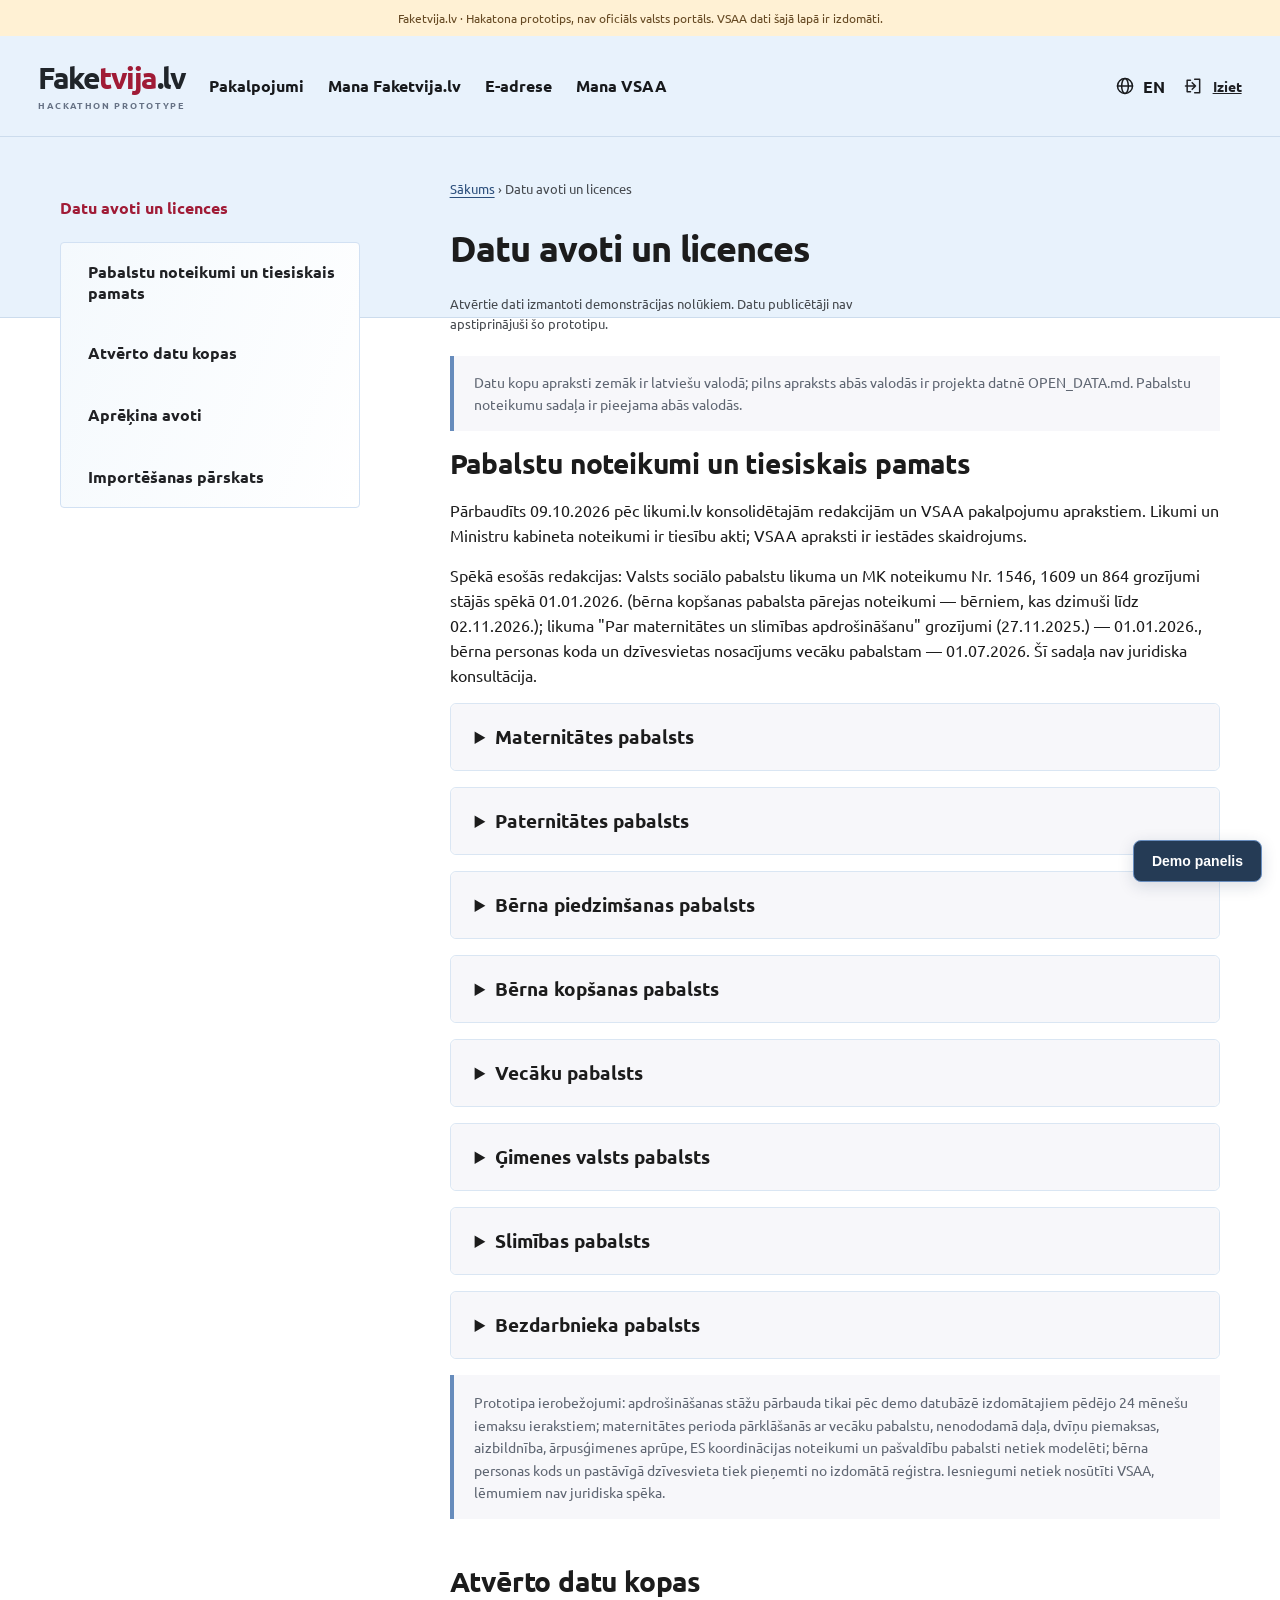
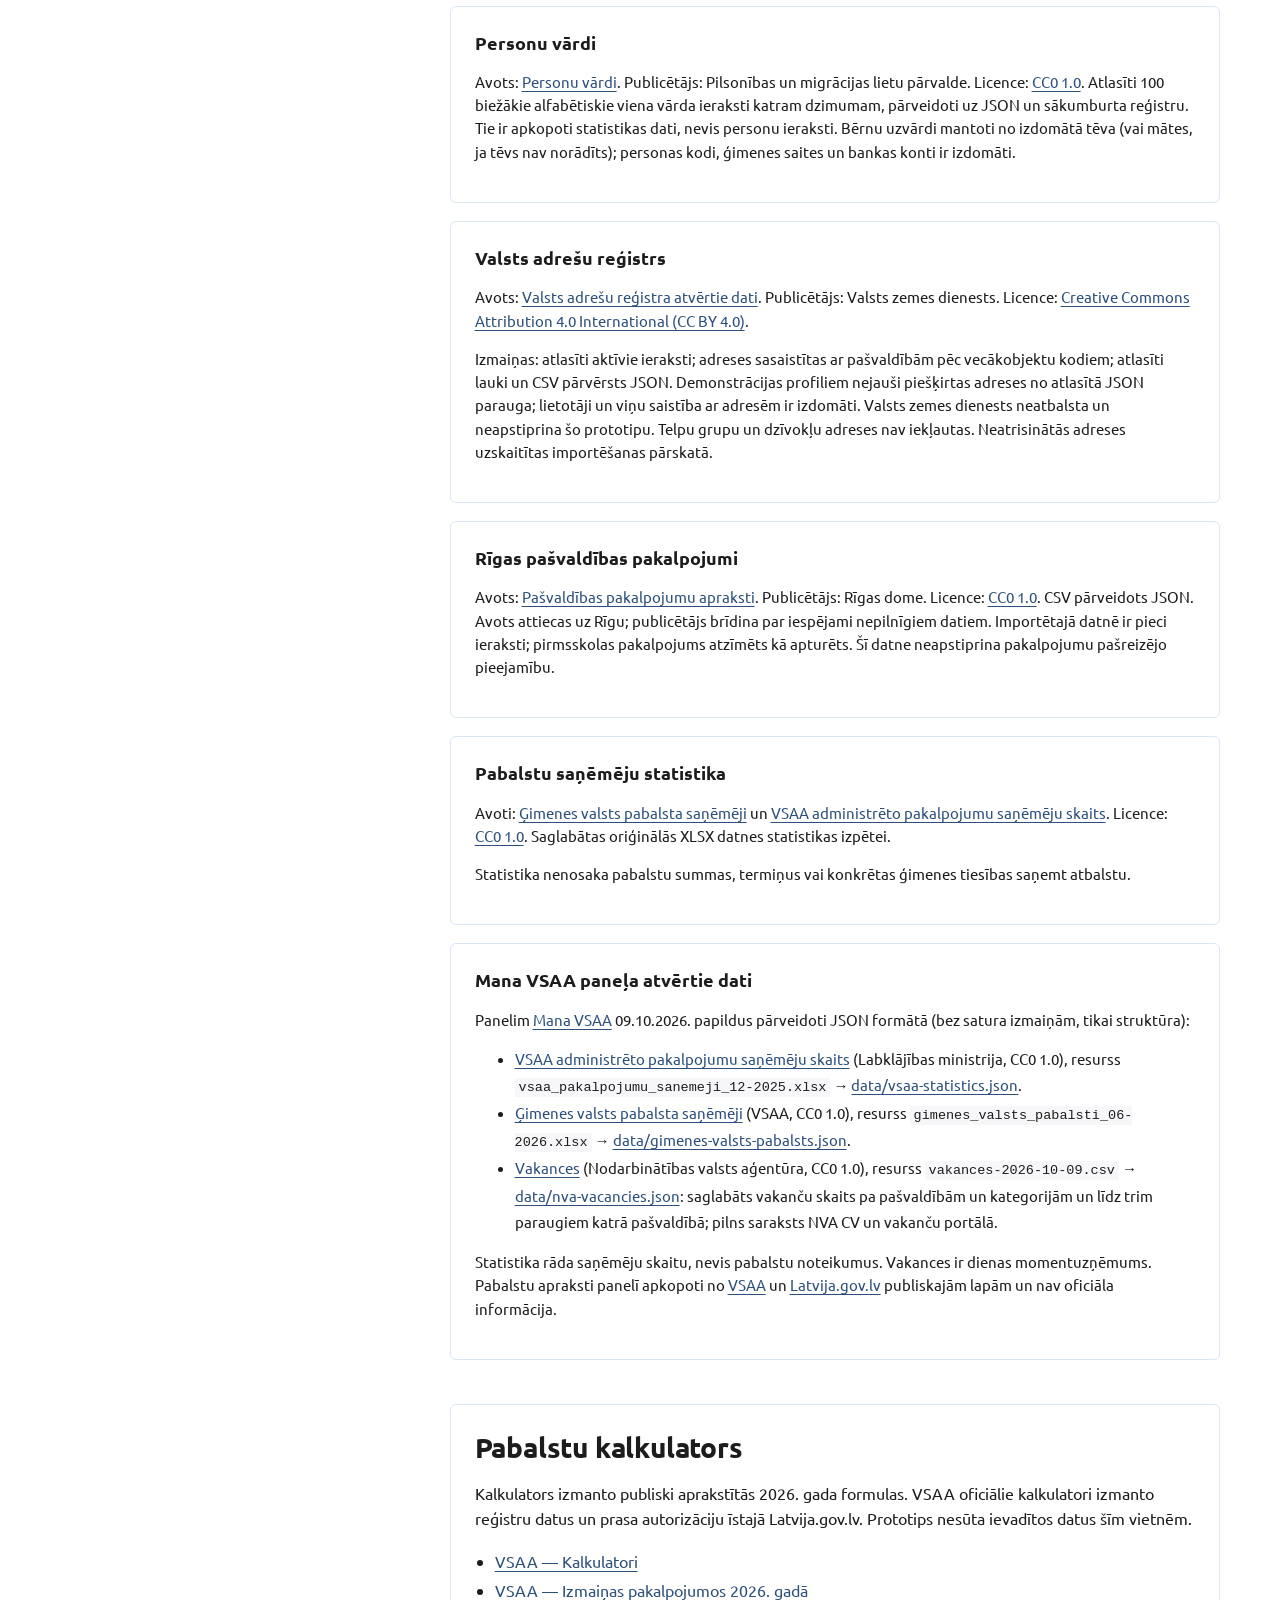
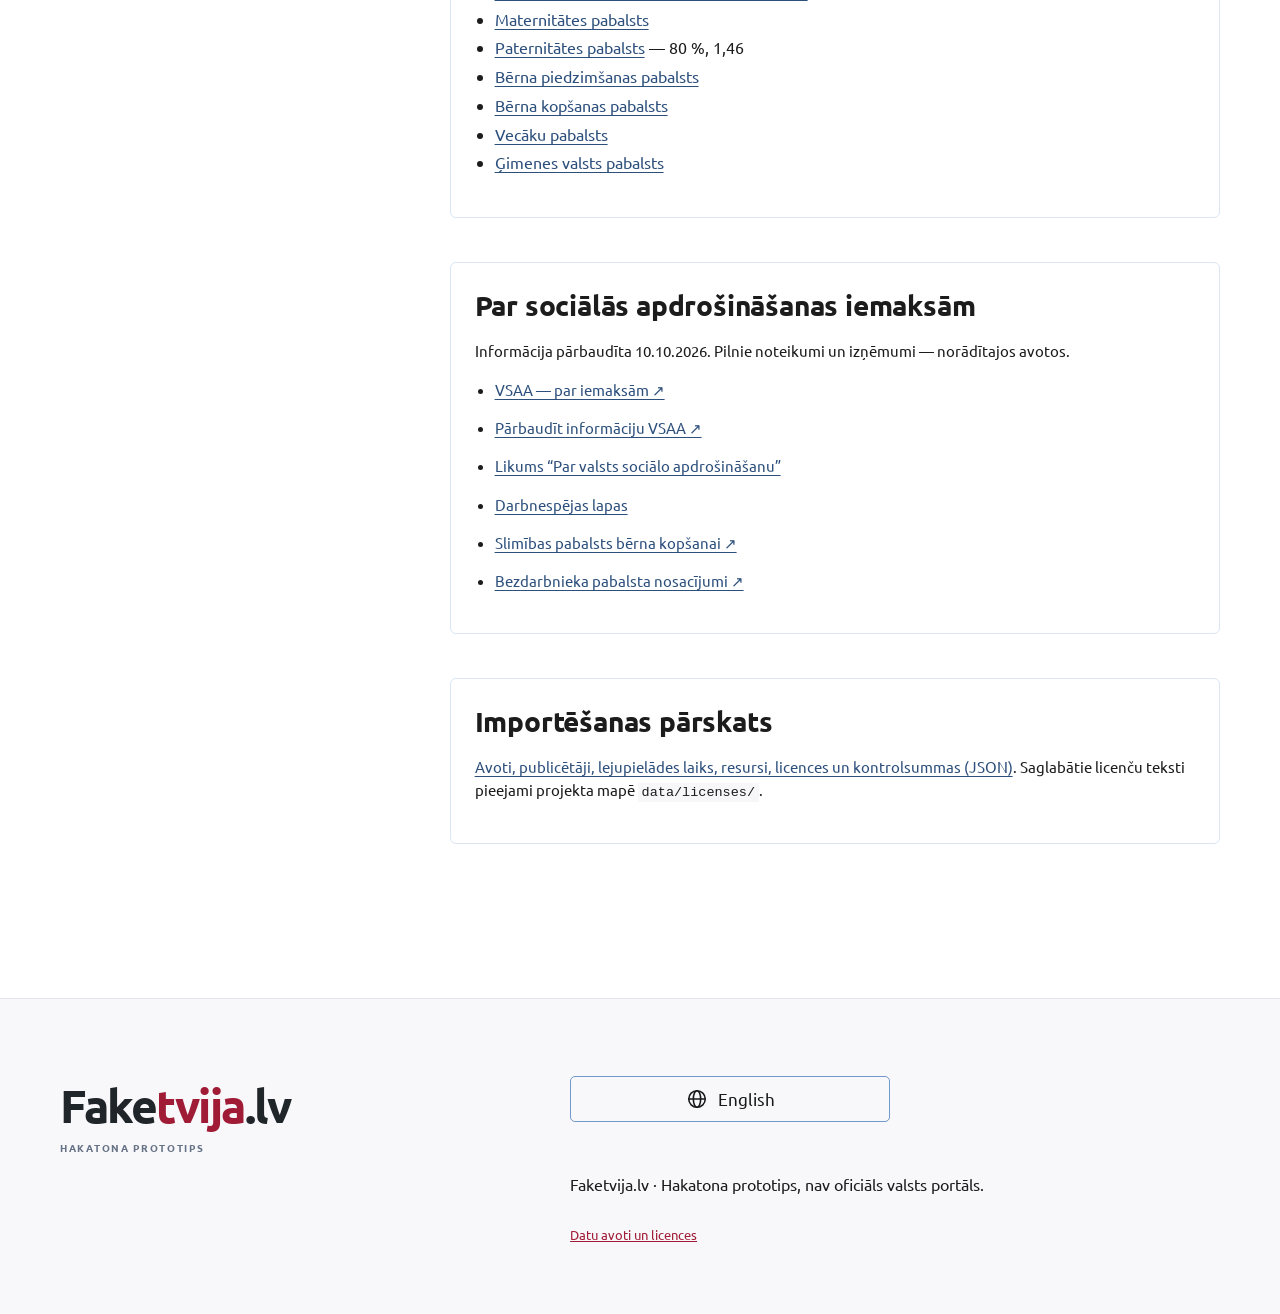
<file: public/data-licenses.html>
<!doctype html>
<html lang="lv" data-i18n-title="sources.title">
<head>
  <meta charset="utf-8">
  <meta name="viewport" content="width=device-width, initial-scale=1">
  <meta name="description" content="Faketvija.lv atvērto datu avoti, licences un pabalstu aprēķinu tiesiskais pamats.">
  <title>Datu avoti un licences — Faketvija.lv</title>
  <link rel="preconnect" href="https://fonts.googleapis.com">
  <link rel="stylesheet" href="https://fonts.googleapis.com/css2?family=Ubuntu:wght@400;500;700&display=swap">
  <link rel="stylesheet" href="styles.css?v=portal-merge-25">
  <link rel="stylesheet" href="vsaa.css?v=portal-merge-25">
  <script src="translations.js?v=service-copy-30"></script>
  <script src="app.js?v=accessibility-3"></script>
  <script src="auth.js?v=admin-tools-32" defer></script>
  <link rel="icon" type="image/svg+xml" href="assets/favicon.svg">
<link rel="stylesheet" href="sources.css?v=sources-1">
</head>
<body class="profile-page vsaa-page sources-page" >
  <div class="prototype-banner" data-i18n="banner.prototype">Faketvija.lv · Hakatona prototips, nav oficiāls valsts portāls. VSAA dati šajā lapā ir izdomāti.</div>
  <a class="skip-link" href="#saturs" data-i18n="nav.skip">Pāriet uz saturu</a>
  <header class="portal-header">
    <div class="header-inner">
      <a href="index.html" aria-label="Uz sākumlapu" class="fake-logo">Fake<span>tvija</span>.lv<small>HACKATHON PROTOTYPE</small></a>
      <nav class="primary-nav" data-i18n-attr="aria-label:nav.main">
        <a href="vsaa.html#berni" data-i18n="nav.services">Pakalpojumi</a>
        <a href="profile.html#overview" data-i18n="nav.my">Mana Faketvija.lv</a><a href="profile.html#mail" data-i18n="nav.eaddress">E-adrese</a><a href="vsaa.html" data-i18n="nav.vsaa">Mana VSAA</a>
      </nav>
      <div class="header-actions">
        <button type="button" class="language-label" data-language-toggle aria-label="Switch to English"><svg class="profile-icon" viewBox="0 0 24 24" fill="none" stroke="currentColor" stroke-width="1.7" stroke-linecap="round" stroke-linejoin="round" aria-hidden="true"><circle cx="12" cy="12" r="9"/><ellipse cx="12" cy="12" rx="4" ry="9"/><path d="M3 12h18"/></svg><span data-language-label>EN</span></button>
        <a class="login-button logout-button" id="logout-button" href="login.html"><svg class="profile-icon" viewBox="0 0 24 24" fill="none" stroke="currentColor" stroke-width="1.7" stroke-linecap="round" stroke-linejoin="round" aria-hidden="true"><path d="M9 5H5v14h4m5-15h6v16h-6M3 12h12m-4-4 4 4-4 4"/></svg><span data-i18n="nav.logout">Iziet</span></a>
      </div>
    </div>
  </header>
  <main class="profile-workspace" id="saturs">
<div class="shell profile-layout"><aside class="profile-sidebar"><div class="sources-sidebar-title" data-i18n="footer.sources">Datu avoti un licences</div><nav class="profile-menu" data-i18n-attr="aria-label:nav.profileSections"><a href="#legal"><span data-i18n="legal.title">Pabalstu noteikumi</span></a><a href="#datasets"><span data-i18n="sources.datasets">Atvērto datu kopas</span></a><a href="#calculator-sources"><span data-i18n="calc.sources">Aprēķina avoti</span></a><a href="#import-report"><span data-i18n="sources.import">Importēšanas pārskats</span></a></nav></aside>
<div class="profile-content">
  <div class="profile-heading"><p><a href="index.html" data-i18n="nav.home">Sākums</a> › <span data-i18n="footer.sources"></span></p><h1 data-i18n="sources.heading">Datu avoti un licences</h1><p class="lede" data-i18n="sources.intro"></p></div>
<p class="source-intro-note" data-i18n="sources.englishNote"></p><section id="legal" aria-labelledby="legal-title">
<h2 id="legal-title" data-i18n="legal.title">Pabalstu noteikumi un tiesiskais pamats</h2>
<p data-i18n="legal.verified" data-i18n-params='{"date":"09.10.2026"}'>Pārbaudīts 09.10.2026 pēc likumi.lv konsolidētajām redakcijām un VSAA pakalpojumu aprakstiem. Likumi un Ministru kabineta noteikumi ir tiesību akti; VSAA apraksti ir iestādes skaidrojums.</p>
<p data-i18n="legal.effective">Spēkā esošās redakcijas: Valsts sociālo pabalstu likuma un MK noteikumu Nr. 1546, 1609 un 864 grozījumi stājās spēkā 01.01.2026. (bērna kopšanas pabalsta pārejas noteikumi — bērniem, kas dzimuši līdz 02.11.2026.); likuma "Par maternitātes un slimības apdrošināšanu" grozījumi (27.11.2025.) — 01.01.2026., bērna personas koda un dzīvesvietas nosacījums vecāku pabalstam — 01.07.2026. Šī sadaļa nav juridiska konsultācija.</p>
<details class="legal-benefit" id="legal-maternitates"><summary><span data-i18n="benefit.maternitates">Maternitātes pabalsts</span></summary><div class="source-rule-body"><p class="legal-service" data-i18n="service.maternitates">Maternitātes pabalsta piešķiršana un izmaksāšana</p>
<dl><div><dt data-i18n="legal.amount">Apmērs</dt><dd data-i18n="legal.maternitates.amount">80 % no vidējās apdrošināšanas iemaksu algas</dd></div><div><dt data-i18n="legal.period">Periods</dt><dd data-i18n="legal.maternitates.period">56 + 56 kalendāra dienas (70 + 56, ja grūtniecības aprūpe sākta līdz 12. nedēļai; +14 dienas komplikāciju vai vairāku bērnu gadījumā)</dd></div><div><dt data-i18n="legal.deadline">Termiņš</dt><dd data-i18n="legal.maternitates.deadline">Pēc 6 mēnešiem pabalstu nepiešķir.</dd></div></dl>
<ul class="legal-sources">
<li><a href="https://likumi.lv/ta/id/38051-par-maternitates-un-slimibas-apdrosinasanu">Likums &quot;Par maternitātes un slimības apdrošināšanu&quot;</a> — 4. panta pirmā daļa (apdrošināšanas stāžs), 5. pants (tiesības, 56/70 dienas), 6. pants (tēvs vai cita persona), 9. pants (darbnespējas lapa), 10. pants (80 %) <em class="legal-type" data-i18n="legal.type.law">likums</em></li>
<li><a href="https://likumi.lv/ta/id/38051-par-maternitates-un-slimibas-apdrosinasanu">Likums &quot;Par maternitātes un slimības apdrošināšanu&quot;</a> — 25. panta pirmā daļa — pabalstu pieprasa 6 mēnešu laikā no apdrošināšanas gadījuma <em class="legal-type" data-i18n="legal.type.law">likums</em></li>
<li><a href="https://www.vsaa.gov.lv/lv/pakalpojumi/maternitates-pabalsta-pieskirsana-un-izmaksasana">VSAA pakalpojuma apraksts</a> — Maternitātes pabalsta piešķiršana un izmaksāšana <em class="legal-type" data-i18n="legal.type.guidance">iestādes skaidrojums</em> <span class="legal-note">(Izpildes termiņš 10 darba dienas)</span></li>
</ul></div></details>
<details class="legal-benefit" id="legal-paternitates"><summary><span data-i18n="benefit.paternitates">Paternitātes pabalsts</span></summary><div class="source-rule-body"><p class="legal-service" data-i18n="service.paternitates">Paternitātes pabalsta piešķiršana un izmaksāšana</p>
<dl><div><dt data-i18n="legal.amount">Apmērs</dt><dd data-i18n="legal.paternitates.amount">80 % no vidējās apdrošināšanas iemaksu algas (VSAA piemēro koeficientu 1,46)</dd></div><div><dt data-i18n="legal.period">Periods</dt><dd data-i18n="legal.paternitates.period">10 darba dienu atvaļinājums (par katru bērnu, ja dzimuši vairāki); atvaļinājums jāpiešķir ne vēlāk kā 6 mēnešu laikā pēc dzimšanas</dd></div><div><dt data-i18n="legal.deadline">Termiņš</dt><dd data-i18n="legal.paternitates.deadline">Atvaļinājums jāizmanto līdz bērna 6 mēnešu vecumam; pabalstu pieprasa 6 mēnešu laikā no atvaļinājuma pirmās dienas.</dd></div></dl>
<ul class="legal-sources">
<li><a href="https://likumi.lv/ta/id/38051-par-maternitates-un-slimibas-apdrosinasanu">Likums &quot;Par maternitātes un slimības apdrošināšanu&quot;</a> — 10.¹ pants (tiesības, 10 darba dienas, par katru bērnu — redakcija no 01.01.2026.), 10.³ pants (80 %), 4. panta pirmā daļa (stāžs), 25. panta pirmā daļa (6 mēneši) <em class="legal-type" data-i18n="legal.type.law">likums</em></li>
<li><a href="https://likumi.lv/ta/id/26019-darba-likums">Darba likums</a> — 155. panta pirmā daļa — atvaļinājumu piešķir tūlīt pēc bērna piedzimšanas, bet ne vēlāk kā sešu mēnešu laikā <em class="legal-type" data-i18n="legal.type.law">likums</em></li>
<li><a href="https://www.vsaa.gov.lv/lv/pakalpojumi/paternitates-pabalsta-pieskirsana-un-izmaksasana">VSAA pakalpojuma apraksts</a> — Paternitātes pabalsta piešķiršana un izmaksāšana <em class="legal-type" data-i18n="legal.type.guidance">iestādes skaidrojums</em> <span class="legal-note">(Koeficients 1,46 un izpildes termiņš 10 darba dienas ir VSAA skaidrojums)</span></li>
</ul></div></details>
<details class="legal-benefit" id="legal-berna_piedzimsanas"><summary><span data-i18n="benefit.berna_piedzimsanas">Bērna piedzimšanas pabalsts</span></summary><div class="source-rule-body"><p class="legal-service" data-i18n="service.berna_piedzimsanas">Bērna piedzimšanas pabalsta piešķiršana un izmaksāšana</p>
<dl><div><dt data-i18n="legal.amount">Apmērs</dt><dd data-i18n="legal.berna_piedzimsanas.amount">600 EUR vienreizējs maksājums par bērnu, kas dzimis no 01.01.2026. (421,17 EUR par bērnu, kas dzimis līdz 31.12.2025.)</dd></div><div><dt data-i18n="legal.period">Periods</dt><dd data-i18n="legal.berna_piedzimsanas.period">Vienreizējs; apmērs — kāds noteikts bērna piedzimšanas dienā</dd></div><div><dt data-i18n="legal.deadline">Termiņš</dt><dd data-i18n="legal.berna_piedzimsanas.deadline">Pēc 6 mēnešiem pabalstu nepiešķir.</dd></div></dl>
<ul class="legal-sources">
<li><a href="https://likumi.lv/ta/id/68483-valsts-socialo-pabalstu-likums">Valsts sociālo pabalstu likums</a> — 8. pants (vienam no vecākiem), 4. panta trešā daļa (bērna personas kods), 16. panta pirmā daļa (vienam no vecākiem), 18. panta pirmā daļa (6 mēnešu termiņš) <em class="legal-type" data-i18n="legal.type.law">likums</em></li>
<li><a href="https://likumi.lv/ta/id/202714-noteikumi-par-berna-piedzimsanas-pabalsta-pieskirsanas-un-izmaksasanas-kartibu">MK noteikumi Nr. 1546 &quot;Noteikumi par bērna piedzimšanas pabalsta piešķiršanas un izmaksāšanas kārtību&quot;</a> — 2. punkts — 600 euro (MK 22.12.2025. noteikumu Nr. 815 redakcijā, spēkā no 01.01.2026.); 7. punkts — lēmums 10 dienu laikā <em class="legal-type" data-i18n="legal.type.regulation">MK noteikumi</em></li>
<li><a href="https://www.vsaa.gov.lv/lv/pakalpojumi/berna-piedzimsanas-pabalsta-pieskirsana-un-izmaksasana">VSAA pakalpojuma apraksts</a> — Bērna piedzimšanas pabalsta piešķiršana un izmaksāšana <em class="legal-type" data-i18n="legal.type.guidance">iestādes skaidrojums</em> <span class="legal-note">(Izpildes termiņš 8 darba dienas)</span></li>
</ul></div></details>
<details class="legal-benefit" id="legal-berna_kopsanas"><summary><span data-i18n="benefit.berna_kopsanas">Bērna kopšanas pabalsts</span></summary><div class="source-rule-body"><p class="legal-service" data-i18n="service.berna_kopsanas">Bērna kopšanas pabalsta piešķiršana un izmaksāšana</p>
<dl><div><dt data-i18n="legal.amount">Apmērs</dt><dd data-i18n="legal.berna_kopsanas.amount">298 EUR mēnesī līdz 1,5 gadu vecumam (no 01.01.2026.); bērnam, kas dzimis līdz 02.11.2026., papildus 42,69 EUR mēnesī no 1,5 līdz 2 gadiem</dd></div><div><dt data-i18n="legal.period">Periods</dt><dd data-i18n="legal.berna_kopsanas.period">Līdz bērna 1,5 gadu vecumam; neatkarīgi no nodarbinātības; kopā ar vecāku pabalstu to saņem viena un tā pati persona</dd></div><div><dt data-i18n="legal.deadline">Termiņš</dt><dd data-i18n="legal.berna_kopsanas.deadline">Piesakoties vēlāk par 6 mēnešiem, izmaksā tikai par iepriekšējiem 6 mēnešiem.</dd></div></dl>
<ul class="legal-sources">
<li><a href="https://likumi.lv/ta/id/68483-valsts-socialo-pabalstu-likums">Valsts sociālo pabalstu likums</a> — 7. panta 1.¹ daļa (līdz 1,5 gadiem), 7. panta otrā daļa (kopā ar vecāku pabalstu — vienai personai; ne par maternitātes pabalsta periodu), 7. panta trešā daļa (piemaksa par dvīņiem — MK), 16. panta pirmā daļa, 18. panta pirmā daļa (6 mēneši, izmaksa par iepriekšējiem 6 mēnešiem) <em class="legal-type" data-i18n="legal.type.law">likums</em></li>
<li><a href="https://likumi.lv/ta/id/365261">Grozījumi Valsts sociālo pabalstu likumā (spēkā no 01.01.2026.)</a> — pārejas noteikumi — 42,69 EUR no 1,5 līdz 2 gadiem bērniem, kas dzimuši līdz 02.11.2026. <em class="legal-type" data-i18n="legal.type.law">likums</em></li>
<li><a href="https://likumi.lv/ta/id/202854">MK 22.12.2009. noteikumi Nr. 1609 &quot;Noteikumi par bērna kopšanas pabalsta un piemaksas pie bērna kopšanas pabalsta un vecāku pabalsta par dvīņiem vai vairākiem vienās dzemdībās dzimušiem bērniem apmēru …&quot;</a> — 2. punkts — 35 % no minimālo ienākumu mediānas (298 EUR 2026. gadā), pārrēķina katru otro gadu; 16.8.² punkts — piemaksa par dvīņiem 42,69 EUR mēnesī par katru nākamo bērnu no 1,5 līdz 2 gadiem <em class="legal-type" data-i18n="legal.type.regulation">MK noteikumi</em></li>
<li><a href="https://likumi.lv/ta/id/365450">MK 22.12.2025. noteikumi Nr. 848 (grozījumi noteikumos Nr. 1609)</a> — 1.1. punkts — jaunā 2. punkta redakcija; stājas spēkā 01.01.2026. <em class="legal-type" data-i18n="legal.type.regulation">MK noteikumi</em></li>
<li><a href="https://www.vsaa.gov.lv/lv/pakalpojumi/berna-kopsanas-pabalsta-pieskirsana-un-izmaksasana">VSAA pakalpojuma apraksts</a> — Bērna kopšanas pabalsta piešķiršana un izmaksāšana <em class="legal-type" data-i18n="legal.type.guidance">iestādes skaidrojums</em> <span class="legal-note">(Izpildes termiņš 22 darba dienas)</span></li>
</ul></div></details>
<details class="legal-benefit" id="legal-vecaku"><summary><span data-i18n="benefit.vecaku">Vecāku pabalsts</span></summary><div class="source-rule-body"><p class="legal-service" data-i18n="service.vecaku">Vecāku pabalsta piešķiršana un izmaksāšana</p>
<dl><div><dt data-i18n="legal.amount">Apmērs</dt><dd data-i18n="legal.vecaku.amount">60 % no vidējās iemaksu algas (13 mēneši) vai 43,75 % (19 mēneši); strādājot bērna kopšanas atvaļinājuma vietā — 75 % no šīs summas 2026. gadā</dd></div><div><dt data-i18n="legal.period">Periods</dt><dd data-i18n="legal.vecaku.period">13 mēneši (līdz 1 gada vecumam + nenododamā daļa) vai 19 mēneši (līdz 1,5 gadiem + nenododamā daļa); katram vecākam 2 nenododami kalendāra mēneši līdz bērna 8 gadu vecumam; izvēli nevar mainīt</dd></div><div><dt data-i18n="legal.deadline">Termiņš</dt><dd data-i18n="legal.vecaku.deadline">Pabalstu pieprasa 6 mēnešu laikā no datuma, no kura to pieprasa.</dd></div></dl>
<ul class="legal-sources">
<li><a href="https://likumi.lv/ta/id/38051-par-maternitates-un-slimibas-apdrosinasanu">Likums &quot;Par maternitātes un slimības apdrošināšanu&quot;</a> — 10.⁴ pants (tiesības; 1.¹ daļa — bērna personas kods un dzīvesvieta no 01.07.2026.; 2. daļa — ne vienlaikus ar maternitātes pabalstu; 4. daļa — 13/19 mēneši; 4.² daļa — nenododamā daļa; 5. daļa — izvēli nemaina), 10.⁶ pants (60 % / 43,75 %; strādājot 50 %), 10.⁷ pants (aptur bezdarbnieka pabalsta laikā), 25. panta pirmā daļa (6 mēneši) <em class="legal-type" data-i18n="legal.type.law">likums</em></li>
<li><a href="https://likumi.lv/ta/id/364789">Grozījumi likumā &quot;Par maternitātes un slimības apdrošināšanu&quot; (27.11.2025.)</a> — pārejas noteikumi — strādājošiem vecākiem 75 % apmērs pagarināts līdz 2026. gada beigām; priekšlaicīgi dzimušiem bērniem no 01.01.2026. ieskaita tikai pēcdzemdību periodu <em class="legal-type" data-i18n="legal.type.law">likums</em></li>
<li><a href="https://www.vsaa.gov.lv/lv/pakalpojumi/vecaku-pabalsta-pieskirsana-un-izmaksasana">VSAA pakalpojuma apraksts</a> — Vecāku pabalsta piešķiršana un izmaksāšana <em class="legal-type" data-i18n="legal.type.guidance">iestādes skaidrojums</em> <span class="legal-note">(Izpildes termiņš 10 darba dienas; VSAA kalkulators Latvija.gov.lv)</span></li>
</ul></div></details>
<details class="legal-benefit" id="legal-gimenes_valsts"><summary><span data-i18n="benefit.gimenes_valsts">Ģimenes valsts pabalsts</span></summary><div class="source-rule-body"><p class="legal-service" data-i18n="service.gimenes_valsts">Ģimenes valsts pabalsta piešķiršana un izmaksāšana</p>
<dl><div><dt data-i18n="legal.amount">Apmērs</dt><dd data-i18n="legal.gimenes_valsts.amount">25 EUR mēnesī par vienu bērnu, 100 EUR par diviem, 225 EUR par trim, 100 EUR par katru bērnu, ja ir četri vai vairāk; piemaksa par bērnu ar invaliditāti</dd></div><div><dt data-i18n="legal.period">Periods</dt><dd data-i18n="legal.gimenes_valsts.period">No bērna 1 gada līdz 16 gadu vecumam (līdz 20 gadiem, ja mācās un nav precējies)</dd></div><div><dt data-i18n="legal.deadline">Termiņš</dt><dd data-i18n="legal.gimenes_valsts.deadline">Piesakoties vēlāk par 24 mēnešiem, izmaksā tikai par iepriekšējiem 24 mēnešiem.</dd></div></dl>
<ul class="legal-sources">
<li><a href="https://likumi.lv/ta/id/68483-valsts-socialo-pabalstu-likums">Valsts sociālo pabalstu likums</a> — 6. panta otrā daļa (no 1 līdz 16 gadiem; 16–20 gadi, ja mācās, no 2026. gada arī augstskolā), 6. panta 2.² daļa (apmēri), 6. panta trešā daļa (piemaksa — MK), 16. panta pirmā daļa (vienam no vecākiem), 18. panta 1.¹ daļa (24 mēnešu termiņš) <em class="legal-type" data-i18n="legal.type.law">likums</em></li>
<li><a href="https://likumi.lv/ta/id/328673">MK noteikumi Nr. 864 &quot;Kārtība, kādā piešķir un izmaksā ģimenes valsts pabalstu un piemaksu pie ģimenes valsts pabalsta par bērnu ar invaliditāti&quot;</a> — 6. punkts — piemaksa par bērnu ar invaliditāti 160 EUR mēnesī (redakcija spēkā no 01.01.2026.) <em class="legal-type" data-i18n="legal.type.regulation">MK noteikumi</em></li>
<li><a href="https://www.vsaa.gov.lv/lv/pakalpojumi/gimenes-valsts-pabalsta-pieskirsana-un-izmaksasana">VSAA pakalpojuma apraksts</a> — Ģimenes valsts pabalsta piešķiršana un izmaksāšana <em class="legal-type" data-i18n="legal.type.guidance">iestādes skaidrojums</em> <span class="legal-note">(Izpildes termiņš 10 darba dienas)</span></li>
</ul></div></details>
<details class="legal-benefit" id="legal-slimibas"><summary><span data-i18n="benefit.slimibas">Slimības pabalsts</span></summary><div class="source-rule-body"><p class="legal-service" data-i18n="service.slimibas">Slimības pabalsta piešķiršana un izmaksāšana</p>
<dl><div><dt data-i18n="legal.amount">Apmērs</dt><dd data-i18n="legal.slimibas.amount">80 % no vidējās apdrošināšanas iemaksu algas no 10. darbnespējas dienas (lapa B); 2.–9. dienu apmaksā darba devējs (lapa A)</dd></div><div><dt data-i18n="legal.period">Periods</dt><dd data-i18n="legal.slimibas.period">Līdz 26 nedēļām nepārtraukti vai 52 nedēļām trīs gados</dd></div><div><dt data-i18n="legal.deadline">Termiņš</dt><dd data-i18n="legal.slimibas.deadline">Pēc 6 mēnešiem pabalstu nepiešķir.</dd></div></dl>
<ul class="legal-sources">
<li><a href="https://likumi.lv/ta/id/38051-par-maternitates-un-slimibas-apdrosinasanu">Likums &quot;Par maternitātes un slimības apdrošināšanu&quot;</a> — 11. pants (tiesības), 13. pants (no 10. dienas; 26/52 nedēļas), 17. pants (80 %), 36. pants (darba devēja apmaksātās dienas), 25. panta pirmā daļa (6 mēneši) <em class="legal-type" data-i18n="legal.type.law">likums</em></li>
<li><a href="https://www.vsaa.gov.lv/lv/pakalpojumi/slimibas-pabalsta-pieskirsana-un-izmaksasana">VSAA pakalpojuma apraksts</a> — Slimības pabalsta piešķiršana un izmaksāšana <em class="legal-type" data-i18n="legal.type.guidance">iestādes skaidrojums</em></li>
</ul></div></details>
<details class="legal-benefit" id="legal-bezdarbnieka"><summary><span data-i18n="benefit.bezdarbnieka">Bezdarbnieka pabalsts</span></summary><div class="source-rule-body"><p class="legal-service" data-i18n="service.bezdarbnieka">Bezdarbnieka pabalsta piešķiršana un izmaksāšana</p>
<dl><div><dt data-i18n="legal.amount">Apmērs</dt><dd data-i18n="legal.bezdarbnieka.amount">50–65 % no vidējās iemaksu algas atkarībā no stāža; 1.–2. mēnesī pilnā apmērā, 3.–4. mēnesī 75 %, 5.–6. mēnesī 50 %, 7.–8. mēnesī 45 %</dd></div><div><dt data-i18n="legal.period">Periods</dt><dd data-i18n="legal.bezdarbnieka.period">Līdz 8 mēnešiem 12 mēnešu periodā; piešķir no iesnieguma dienas</dd></div><div><dt data-i18n="legal.deadline">Termiņš</dt><dd data-i18n="legal.bezdarbnieka.deadline">Piešķir no iesnieguma iesniegšanas dienas.</dd></div></dl>
<ul class="legal-sources">
<li><a href="https://likumi.lv/ta/id/14595-par-apdrosinasanu-bezdarba-gadijumam">Likums &quot;Par apdrošināšanu bezdarba gadījumam&quot;</a> — 3. panta pirmā daļa (bezdarbnieka statuss), 5. panta pirmā daļa (stāžs ≥ 1 gads; 12 no 16 mēnešiem), 7. panta pirmā daļa (50–65 %), 9. pants (8 mēneši; 75/50/45 %), 13. panta pirmā daļa (no iesnieguma dienas) <em class="legal-type" data-i18n="legal.type.law">likums</em></li>
<li><a href="https://www.vsaa.gov.lv/lv/pakalpojumi/bezdarbnieka-pabalsta-pieskirsana-un-izmaksasana">VSAA pakalpojuma apraksts</a> — Bezdarbnieka pabalsta piešķiršana un izmaksāšana <em class="legal-type" data-i18n="legal.type.guidance">iestādes skaidrojums</em></li>
</ul></div></details>
<div class="legal-limits" data-i18n="legal.limits">Prototipa ierobežojumi: apdrošināšanas stāžu pārbauda tikai pēc demo datubāzē izdomātajiem pēdējo 24 mēnešu iemaksu ierakstiem; maternitātes perioda pārklāšanās ar vecāku pabalstu, nenododamā daļa, dvīņu piemaksas, aizbildnība, ārpusģimenes aprūpe, ES koordinācijas noteikumi un pašvaldību pabalsti netiek modelēti; bērna personas kods un pastāvīgā dzīvesvieta tiek pieņemti no izdomātā reģistra. Iesniegumi netiek nosūtīti VSAA, lēmumiem nav juridiska spēka.</div>
</section><section class="sources-section" id="datasets"><h2 data-i18n="sources.datasets">Atvērto datu kopas</h2><div class="source-grid"><article class="source-card"><h3>Personu vārdi</h3>
<p>Avots: <a href="https://data.gov.lv/dati/dataset/personu-vardi">Personu vārdi</a>. Publicētājs: Pilsonības un migrācijas lietu pārvalde. Licence: <a href="https://creativecommons.org/publicdomain/zero/1.0/">CC0 1.0</a>. Atlasīti 100 biežākie alfabētiskie viena vārda ieraksti katram dzimumam, pārveidoti uz JSON un sākumburta reģistru. Tie ir apkopoti statistikas dati, nevis personu ieraksti. Bērnu uzvārdi mantoti no izdomātā tēva (vai mātes, ja tēvs nav norādīts); personas kodi, ģimenes saites un bankas konti ir izdomāti.</p>
</article><article class="source-card"><h3>Valsts adrešu reģistrs</h3>
<p>Avots: <a href="https://data.gov.lv/dati/dataset/varis-atvertie-dati">Valsts adrešu reģistra atvērtie dati</a>. Publicētājs: Valsts zemes dienests. Licence: <a href="https://creativecommons.org/licenses/by/4.0/">Creative Commons Attribution 4.0 International (CC BY 4.0)</a>.</p>
<p>Izmaiņas: atlasīti aktīvie ieraksti; adreses sasaistītas ar pašvaldībām pēc vecākobjektu kodiem; atlasīti lauki un CSV pārvērsts JSON. Demonstrācijas profiliem nejauši piešķirtas adreses no atlasītā JSON parauga; lietotāji un viņu saistība ar adresēm ir izdomāti. Valsts zemes dienests neatbalsta un neapstiprina šo prototipu. Telpu grupu un dzīvokļu adreses nav iekļautas. Neatrisinātās adreses uzskaitītas importēšanas pārskatā.</p>
</article><article class="source-card"><h3>Rīgas pašvaldības pakalpojumi</h3>
<p>Avots: <a href="https://data.gov.lv/dati/dataset/pasvaldibas-pakalpojumu-apraksti">Pašvaldības pakalpojumu apraksti</a>. Publicētājs: Rīgas dome. Licence: <a href="https://creativecommons.org/publicdomain/zero/1.0/">CC0 1.0</a>. CSV pārveidots JSON. Avots attiecas uz Rīgu; publicētājs brīdina par iespējami nepilnīgiem datiem. Importētajā datnē ir pieci ieraksti; pirmsskolas pakalpojums atzīmēts kā apturēts. Šī datne neapstiprina pakalpojumu pašreizējo pieejamību.</p>
</article><article class="source-card"><h3>Pabalstu saņēmēju statistika</h3>
<p>Avoti: <a href="https://data.gov.lv/dati/dataset/gimenes-valsts-pabalsta-sanemeji">Ģimenes valsts pabalsta saņēmēji</a> un <a href="https://data.gov.lv/dati/dataset/vsaa-adm-pakalpojumu-sanemeju-skaits">VSAA administrēto pakalpojumu saņēmēju skaits</a>. Licence: <a href="https://creativecommons.org/publicdomain/zero/1.0/">CC0 1.0</a>. Saglabātas oriģinālās XLSX datnes statistikas izpētei.</p>
<p>Statistika nenosaka pabalstu summas, termiņus vai konkrētas ģimenes tiesības saņemt atbalstu.</p>
</article><article class="source-card"><h3>Mana VSAA paneļa atvērtie dati</h3>
<p>Panelim <a href="vsaa.html">Mana VSAA</a> 09.10.2026. papildus pārveidoti JSON formātā (bez satura izmaiņām, tikai struktūra):</p>
<ul>
<li><a href="https://data.gov.lv/dati/dataset/vsaa-adm-pakalpojumu-sanemeju-skaits">VSAA administrēto pakalpojumu saņēmēju skaits</a> (Labklājības ministrija, CC0 1.0), resurss <code>vsaa_pakalpojumu_sanemeji_12-2025.xlsx</code> → <a href="data/vsaa-statistics.json">data/vsaa-statistics.json</a>.</li>
<li><a href="https://data.gov.lv/dati/dataset/gimenes-valsts-pabalsta-sanemeji">Ģimenes valsts pabalsta saņēmēji</a> (VSAA, CC0 1.0), resurss <code>gimenes_valsts_pabalsti_06-2026.xlsx</code> → <a href="data/gimenes-valsts-pabalsts.json">data/gimenes-valsts-pabalsts.json</a>.</li>
<li><a href="https://data.gov.lv/dati/dataset/vakances">Vakances</a> (Nodarbinātības valsts aģentūra, CC0 1.0), resurss <code>vakances-2026-10-09.csv</code> → <a href="data/nva-vacancies.json">data/nva-vacancies.json</a>: saglabāts vakanču skaits pa pašvaldībām un kategorijām un līdz trim paraugiem katrā pašvaldībā; pilns saraksts NVA CV un vakanču portālā.</li>
</ul>
<p>Statistika rāda saņēmēju skaitu, nevis pabalstu noteikumus. Vakances ir dienas momentuzņēmums. Pabalstu apraksti panelī apkopoti no <a href="https://www.vsaa.gov.lv/lv/pakalpojumi/vecakiem">VSAA</a> un <a href="https://latvija.gov.lv/LifeSituations/22503">Latvija.gov.lv</a> publiskajām lapām un nav oficiāla informācija.</p>
</article></div></section><section class="sources-section" id="calculator-sources"><h2 data-i18n="calc.title">Pabalstu kalkulators</h2><p data-i18n="calc.sourceText"></p><ul><li><a href="https://www.vsaa.gov.lv/lv/kalkulatori" target="_blank" rel="noopener noreferrer">VSAA — Kalkulatori</a></li><li><a href="https://www.vsaa.gov.lv/lv/jaunums/izmainas-vsaa-pakalpojumos-2026-gada" target="_blank" rel="noopener noreferrer">VSAA — Izmaiņas pakalpojumos 2026. gadā</a></li><li><a href="#legal-maternitates" data-i18n="benefit.maternitates"></a></li><li><a href="#legal-paternitates" data-i18n="benefit.paternitates"></a> — 80 %, 1,46</li><li><a href="#legal-berna_piedzimsanas" data-i18n="benefit.berna_piedzimsanas"></a></li><li><a href="#legal-berna_kopsanas" data-i18n="benefit.berna_kopsanas"></a></li><li><a href="#legal-vecaku" data-i18n="benefit.vecaku"></a></li><li><a href="#legal-gimenes_valsts" data-i18n="benefit.gimenes_valsts"></a></li></ul></section><section class="sources-section source-card" id="insurance-guidance"><h2 data-i18n="guide.work.title"></h2><p data-i18n="guide.verified"></p><ul class="legal-sources"><li><a href="https://www.vsaa.gov.lv/lv/par-iemaksam" target="_blank" rel="noopener noreferrer" data-i18n="guide.workSource"></a></li><li><a href="https://www.vsaa.gov.lv/lv/iemaksas" target="_blank" rel="noopener noreferrer" data-i18n="guide.records"></a></li><li><a href="https://likumi.lv/ta/id/45466-par-valsts-socialo-apdrosinasanu" target="_blank" rel="noopener noreferrer">Likums “Par valsts sociālo apdrošināšanu”</a></li><li><a href="#legal-slimibas" data-i18n="sick.title"></a></li><li><a href="https://www.vsaa.gov.lv/lv/plasaks-apraksts-slimibas-pabalsts-ja-saslimis-berns" target="_blank" rel="noopener noreferrer" data-i18n="guide.childSource"></a></li><li><a href="#legal-bezdarbnieka" data-i18n="guide.unemploymentSource"></a></li></ul></section><section class="sources-section source-card" id="import-report"><h2>Importēšanas pārskats</h2>
<p><a href="data/sources.json">Avoti, publicētāji, lejupielādes laiks, resursi, licences un kontrolsummas (JSON)</a>. Saglabātie licenču teksti pieejami projekta mapē <code>data/licenses/</code>.</p>
</section>
</div></div></main>
  <footer class="footer portal-footer"><div class="shell footer-layout"><div class="footer-brand"><a href="index.html" class="fake-logo">Fake<span>tvija</span>.lv<small>HAKATONA PROTOTIPS</small></a></div><div class="footer-content"><button class="language" type="button" data-language-toggle><svg class="profile-icon" viewBox="0 0 24 24" fill="none" stroke="currentColor" stroke-width="1.7" stroke-linecap="round" stroke-linejoin="round" aria-hidden="true"><circle cx="12" cy="12" r="9"/><ellipse cx="12" cy="12" rx="4" ry="9"/><path d="M3 12h18"/></svg><span data-language-label>EN</span></button><p data-i18n="footer.note">Faketvija.lv · Hakatona prototips, nav oficiāls valsts portāls.</p><a href="data-licenses.html" data-i18n="footer.sources">Datu avoti un licences</a></div></div></footer>


<script src="sources.js?v=sources-1" defer></script>
<script src="demo-admin.js?v=quick-login-9" defer></script></body></html>
</file>
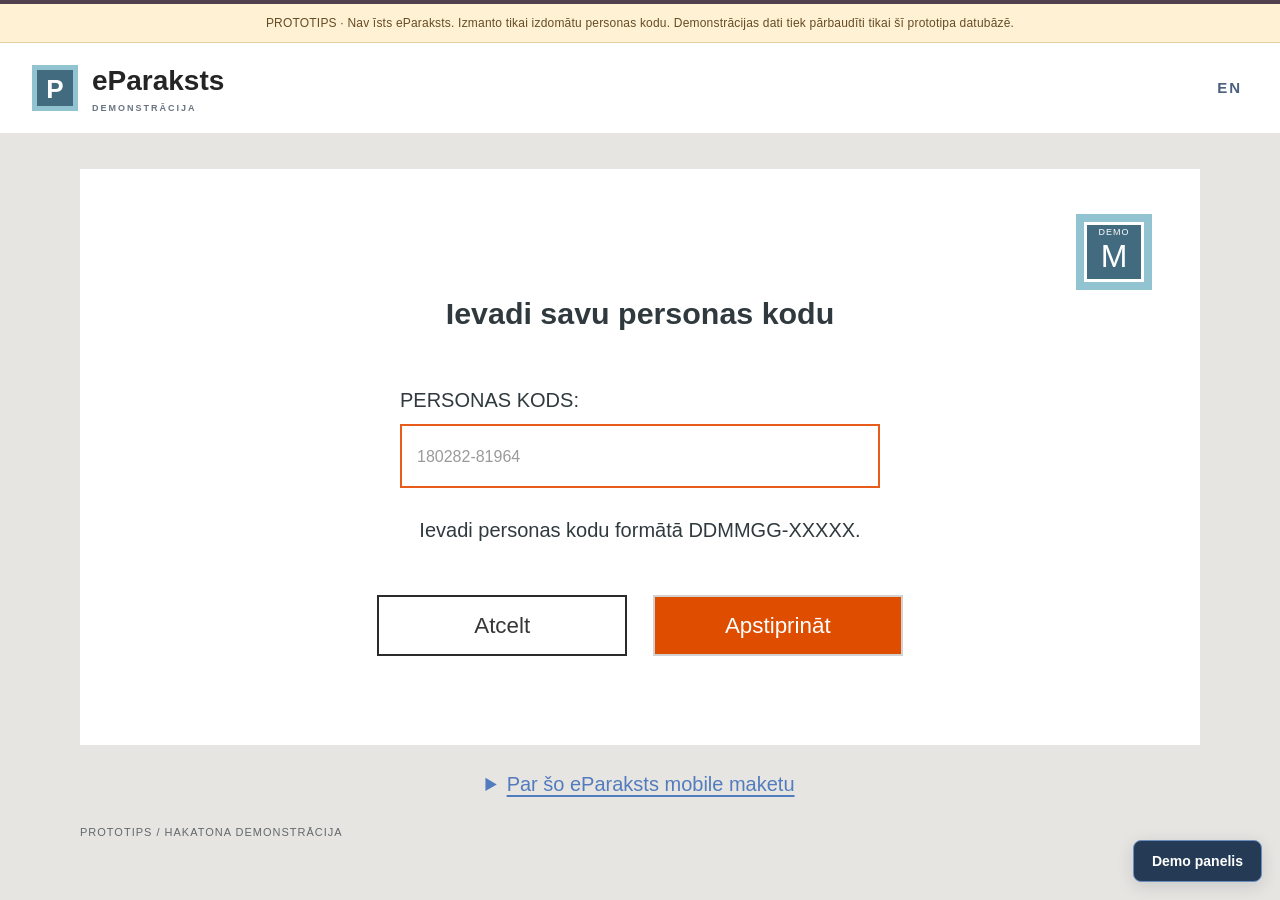
<file: public/eparaksts-login.html>
<!doctype html>
<html lang="lv" data-i18n-title="eparaksts.title">
<head><meta charset="utf-8"><meta name="viewport" content="width=device-width, initial-scale=1"><title>eParaksts mobile — demonstrācija</title><link rel="stylesheet" href="auth.css"><script src="translations.js?v=service-copy-30"></script><script src="app.js?v=accessibility-3"></script><script src="auth.js?v=admin-tools-32" defer></script><link rel="icon" type="image/svg+xml" href="assets/favicon.svg">
</head>
<body class="provider-page">
<div class="prototype-notice" data-i18n="eparaksts.notice">PROTOTIPS · Nav īsts eParaksts. Izmanto tikai izdomātu personas kodu. Demonstrācijas dati tiek pārbaudīti tikai šī prototipa datubāzē.</div>
<header class="provider-header"><a href="login.html" class="provider-brand"><span class="mini-icon" aria-hidden="true">P</span><span>eParaksts <small data-i18n="eparaksts.demo">DEMONSTRĀCIJA</small></span></a><button type="button" class="header-label" data-language-toggle><span data-language-label>EN</span></button></header>
<main class="provider-main"><section class="number-panel" aria-labelledby="number-title"><span class="provider-icon panel-icon" aria-hidden="true"><span>DEMO</span><b>M</b></span><h1 id="number-title" data-i18n="eparaksts.heading">Ievadi savu personas kodu</h1><form id="number-form"><label for="user-number" data-i18n="eparaksts.label">PERSONAS KODS:</label><input id="user-number" type="text" inputmode="numeric" autocomplete="off" maxlength="12" placeholder="180282-81964" required aria-describedby="number-help"><p id="number-help" data-i18n="eparaksts.help">Ievadi personas kodu formātā DDMMGG-XXXXX.</p><div class="form-actions"><a class="cancel-button" href="login.html" data-i18n="eparaksts.cancel">Atcelt</a><button class="confirm-button" type="submit" data-i18n="eparaksts.confirm">Apstiprināt</button></div><p class="form-status" id="form-status" role="status"></p></form></section><details class="provider-help"><summary data-i18n="eparaksts.about">Par šo eParaksts mobile maketu</summary><p data-i18n="eparaksts.aboutText">Apstiprināšanas poga atver izdomātā lietotāja profilu. Tā nesūta paziņojumu uz tālruni un nesazinās ar eParaksts.</p></details><p class="provider-footer" data-i18n="eparaksts.footer">PROTOTIPS / HAKATONA DEMONSTRĀCIJA</p></main>
<script src="demo-admin.js?v=quick-login-9" defer></script></body></html>
</file>
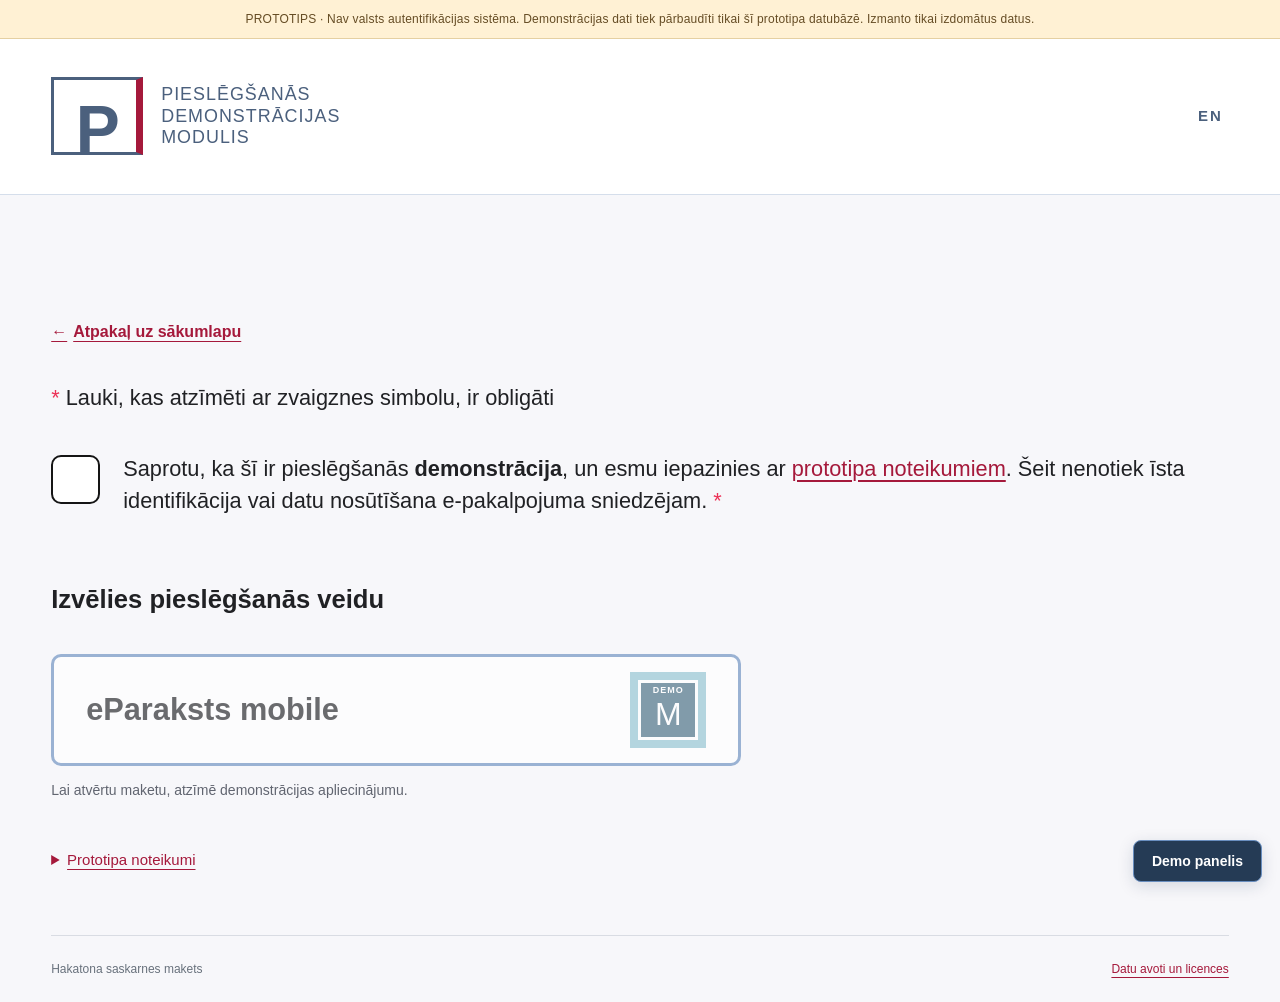
<file: public/login.html>
<!doctype html>
<html lang="lv" data-i18n-title="login.title">
<head><meta charset="utf-8"><meta name="viewport" content="width=device-width, initial-scale=1"><title>Pieslēgšanās — prototips</title><link rel="stylesheet" href="auth.css?v=login-home-2"><script src="translations.js?v=service-copy-30"></script><script src="app.js?v=accessibility-3"></script><script src="auth.js?v=admin-tools-32" defer></script><link rel="icon" type="image/svg+xml" href="assets/favicon.svg">
</head>
<body>
<div class="prototype-notice" data-i18n="login.notice">PROTOTIPS · Nav valsts autentifikācijas sistēma. Demonstrācijas dati tiek pārbaudīti tikai šī prototipa datubāzē. Izmanto tikai izdomātus datus.</div>
<header class="auth-header"><div class="auth-container header-inner"><a class="demo-brand" href="index.html" data-i18n-attr="aria-label:login.brandAria"><span class="brand-symbol" aria-hidden="true">P</span><span class="brand-copy"><span data-i18n="login.brandA">PIESLĒGŠANĀS</span><br><span data-i18n="login.brandB">DEMONSTRĀCIJAS</span><br><span data-i18n="login.brandC">MODULIS</span></span></a><button type="button" class="header-label" data-language-toggle><span data-language-label>EN</span></button></div></header>
<main class="auth-container selection"><a class="login-home-link" href="index.html"><span aria-hidden="true">← </span><span data-i18n="login.backHome">Atpakaļ uz sākumlapu</span></a><p class="required-note"><span class="asterisk">*</span> <span data-i18n="login.required">Lauki, kas atzīmēti ar zvaigznes simbolu, ir obligāti</span></p><label class="consent"><input id="demo-consent" type="checkbox"><span><span data-i18n="login.consent1">Saprotu, ka šī ir pieslēgšanās </span><strong data-i18n="login.consent2">demonstrācija</strong><span data-i18n="login.consent3">, un esmu iepazinies ar </span><a href="#demo-terms" data-i18n="login.consent4">prototipa noteikumiem</a><span data-i18n="login.consent5">. Šeit nenotiek īsta identifikācija vai datu nosūtīšana e-pakalpojuma sniedzējam. </span><span class="asterisk">*</span></span></label><section aria-labelledby="identification-title"><h1 id="identification-title" data-i18n="login.heading">Izvēlies pieslēgšanās veidu</h1><a class="provider-card" id="provider-link" href="eparaksts-login.html" aria-disabled="true"><span>eParaksts mobile</span><span class="provider-icon" aria-hidden="true"><span>DEMO</span><b>M</b></span></a><p class="selection-status" id="selection-status" role="status" data-i18n="login.status">Lai atvērtu maketu, atzīmē demonstrācijas apliecinājumu.</p></section><details id="demo-terms"><summary data-i18n="login.terms">Prototipa noteikumi</summary><p data-i18n="login.termsText">Nav savienojuma ar īsto eParaksts. Pieslēgšanās izmanto tikai izdomātus lietotājus šī prototipa datubāzē.</p></details></main>
<footer class="auth-container footer"><span data-i18n="login.footer">Hakatona saskarnes makets</span><a href="data-licenses.html" data-i18n="footer.sources">Datu avoti un licences</a></footer>
<script src="demo-admin.js?v=quick-login-9" defer></script></body></html>
</file>
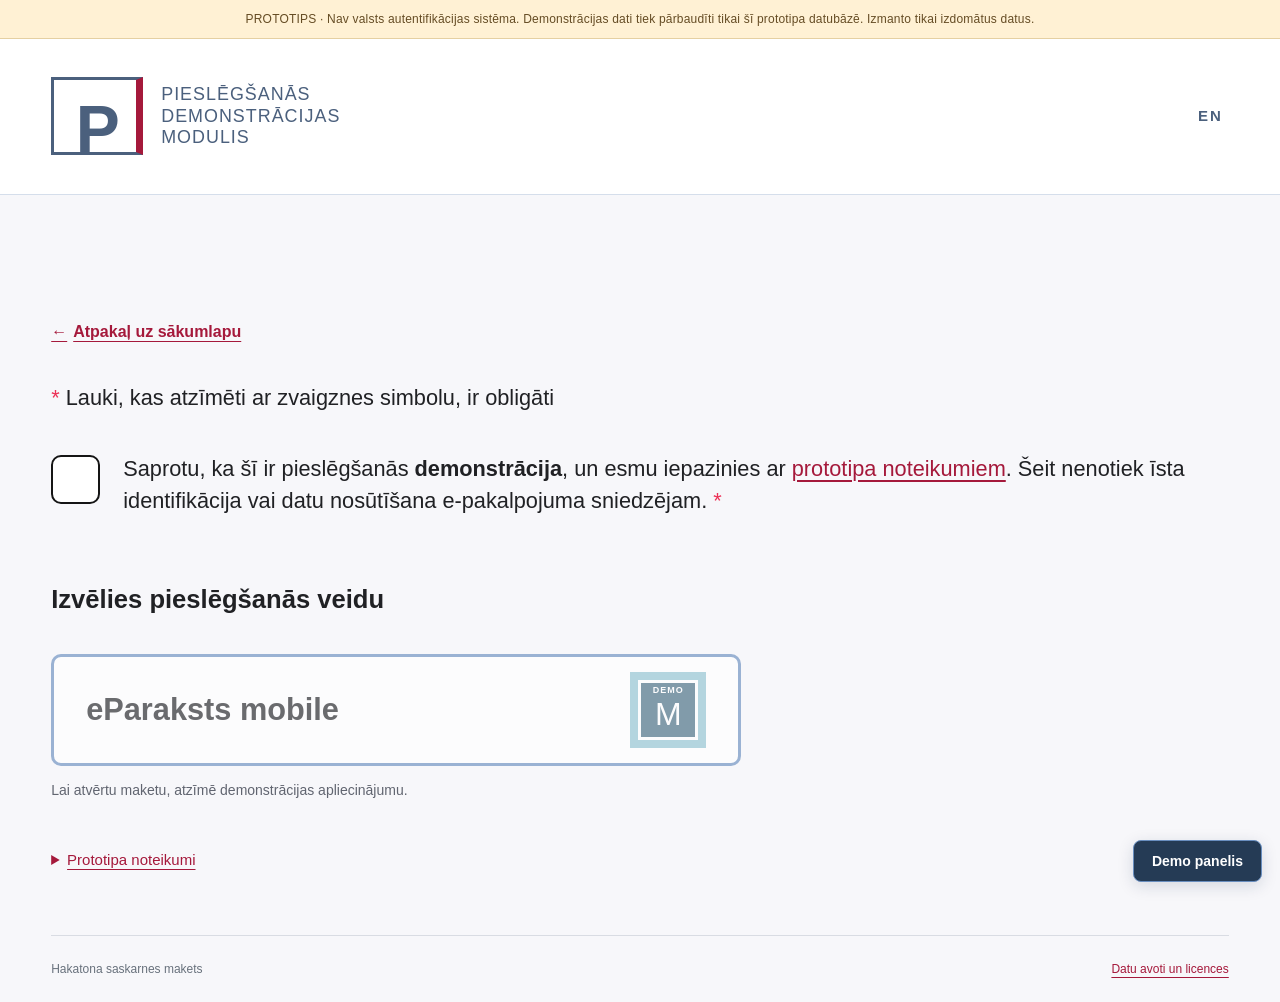
<file: public/pakalpojumi.html>
<!doctype html>
<html lang="lv">
<head>
  <meta charset="utf-8">
  <meta name="viewport" content="width=device-width, initial-scale=1">
  <meta name="description" content="Ar bērna piedzimšanu saistīti pakalpojumi Faketvija.lv demonstrācijas portālā.">
  <title>Pieejamie pakalpojumi — Faketvija.lv demo</title>
  <link rel="preconnect" href="https://fonts.googleapis.com">
  <link rel="stylesheet" href="https://fonts.googleapis.com/css2?family=Ubuntu:wght@400;500;700&display=swap">
  <link rel="stylesheet" href="styles.css?v=sidebar-labels-2">
  <script src="translations.js?v=service-copy-30"></script>
  <script src="app.js?v=accessibility-3"></script>
  <script src="auth.js?v=admin-tools-32" defer></script>
  <link rel="icon" type="image/svg+xml" href="assets/favicon.svg">
</head>
<body data-requires-demo-session>
  <div class="prototype-banner">Faketvija.lv · Hakatona prototips, nav oficiāls valsts portāls.</div>
  <header class="portal-header">
    <div class="header-inner">
      <a href="index.html" aria-label="Uz sākumlapu" class="fake-logo">Fake<span>tvija</span>.lv<small>HACKATHON PROTOTYPE</small></a>
      <nav class="primary-nav" aria-label="Galvenā navigācija">
        <a href="vsaa.html#berni" aria-current="page">Pakalpojumi</a>
        <a href="profile.html">Mans profils</a>
        <a href="vsaa.html">Mana VSAA</a>
      </nav>
      <div class="header-actions">
        <button type="button" class="language-label" data-language-toggle aria-label="Switch to English"><span data-language-label>EN</span></button>
        <a class="login-button logout-button" id="logout-button" href="login.html">Iziet <span aria-hidden="true">→</span></a>
      </div>
    </div>
  </header>
  <main class="shell services-page account">
    <a class="back-link" href="profile.html">← Atpakaļ uz profilu</a>
    <p class="demo-badge">DZĪVES SITUĀCIJA · BĒRNA PIEDZIMŠANA</p>
    <h1>Pieejamie pakalpojumi</h1>
    <p class="account-intro">Šie ir prototipa piemēri, kas palīdz orientēties darbībās pēc bērna piedzimšanas. Pieejamība un atbilstība konkrētai situācijai nav pārbaudīta.</p>
    <p class="profile-status" id="profile-status" role="status" aria-live="polite"></p>
    <section class="service-list" aria-label="Ar bērna piedzimšanu saistītie pakalpojumi">
      <article class="service-card">
        <div class="service-card-icon" aria-hidden="true">01</div>
        <div>
          <span class="service-status">Pieejams prototipā</span>
          <h2>Bērna reģistrēšana</h2>
          <p>Informācija par jaundzimušā reģistrēšanas soļiem un nepieciešamajiem datiem.</p>
        </div>
        <span class="service-arrow" aria-hidden="true">→</span>
      </article>
      <article class="service-card">
        <div class="service-card-icon" aria-hidden="true">02</div>
        <div>
          <span class="service-status">Pieejams prototipā</span>
          <h2>Pabalsti ģimenei</h2>
          <p>Orientējoša informācija par valsts atbalstu ģimenēm pēc bērna piedzimšanas.</p>
        </div>
        <span class="service-arrow" aria-hidden="true">→</span>
      </article>
      <article class="service-card">
        <div class="service-card-icon" aria-hidden="true">03</div>
        <div>
          <span class="service-status">Pieejams prototipā</span>
          <h2>Pašvaldības atbalsts</h2>
          <p>Pārbaudi savas pašvaldības publicēto informāciju par atbalstu bērna piedzimšanas gadījumā.</p>
        </div>
        <span class="service-arrow" aria-hidden="true">→</span>
      </article>
    </section>
    <p class="service-disclaimer">Šie pakalpojumu piemēri ir paredzēti tikai saskarnes demonstrēšanai. Faktiskā kārtība, termiņi un tiesības jānoskaidro pie atbildīgajām iestādēm.</p>
  </main>
  <footer class="footer shell">
    <p class="prototype-note">Faketvija.lv · Hakatona dizaina makets · Nav oficiālais portāls</p>
  </footer>
<script src="demo-admin.js?v=quick-login-9" defer></script></body>
</html>
</file>
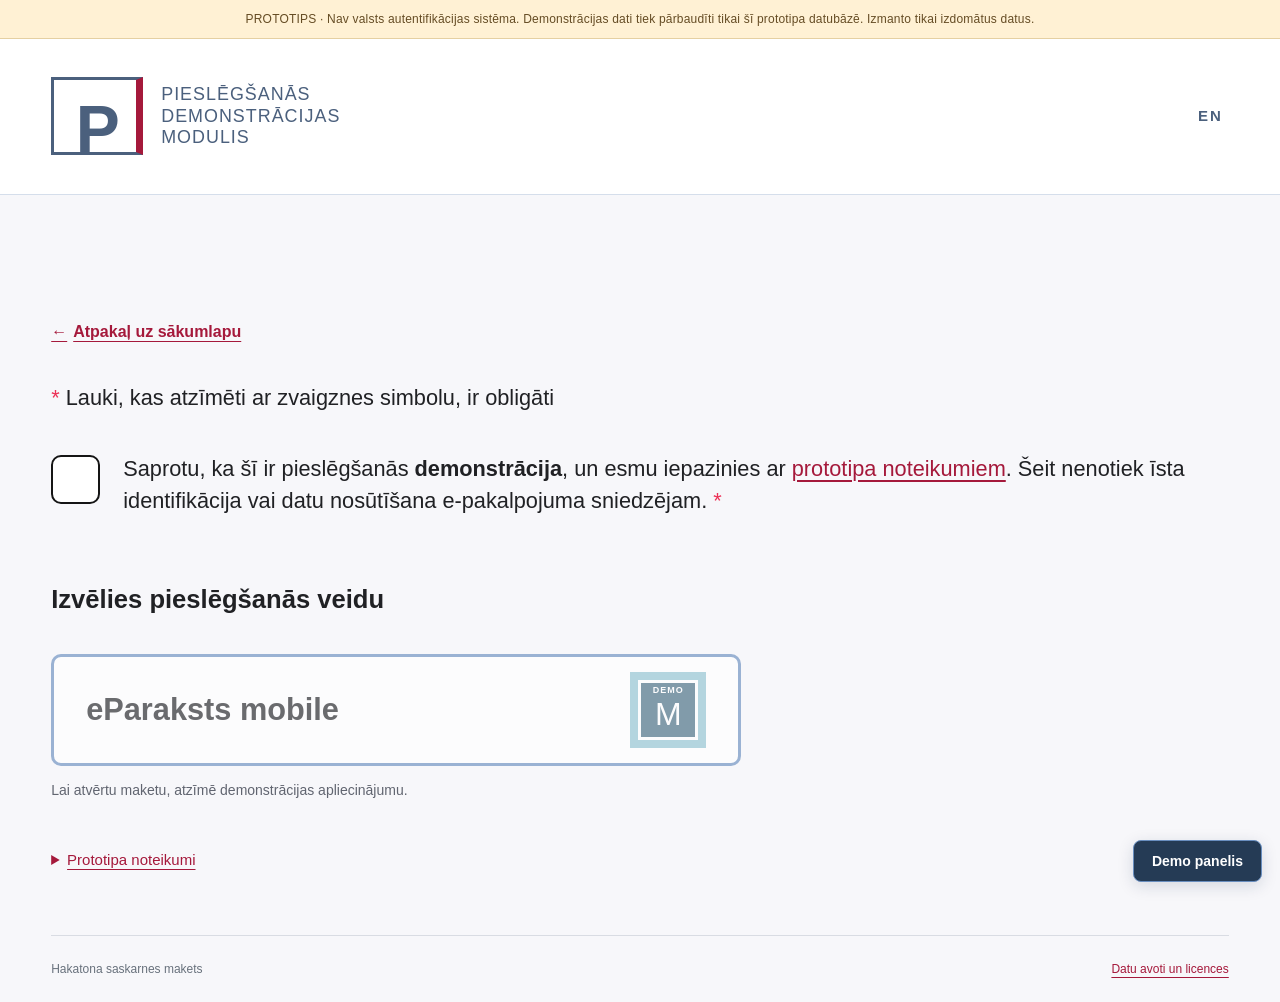
<file: public/profile.html>
<!doctype html>
<html lang="lv">
<head>
  <meta charset="utf-8">
  <meta name="viewport" content="width=device-width, initial-scale=1">
  <meta name="description" content="Faketvija.lv demonstrācijas lietotāja profils un e-pasts.">
  <title>Mans profils — Faketvija.lv demo</title>
  <link rel="preconnect" href="https://fonts.googleapis.com">
  <link rel="stylesheet" href="https://fonts.googleapis.com/css2?family=Ubuntu:wght@400;500;700&display=swap">
  <link rel="stylesheet" href="styles.css?v=forecast-28">
  <script src="translations.js?v=service-copy-30"></script>
  <script src="app.js?v=accessibility-3"></script>
  <script src="auth.js?v=admin-tools-32" defer></script>
  <link rel="icon" type="image/svg+xml" href="assets/favicon.svg">
</head>
<body class="profile-page" data-requires-demo-session>
  <div class="prototype-banner">Faketvija.lv · Hakatona prototips, nav oficiāls valsts portāls.</div>
  <header class="portal-header">
    <div class="header-inner">
      <a href="index.html" aria-label="Uz sākumlapu" class="fake-logo">Fake<span>tvija</span>.lv<small>HACKATHON PROTOTYPE</small></a>
      <nav class="primary-nav" aria-label="Galvenā navigācija">
        <a href="vsaa.html#berni">Pakalpojumi</a>
        <a href="profile.html#overview">Mana Faketvija.lv</a><a href="profile.html#mail">E-adrese</a><a href="vsaa.html">Mana VSAA</a><a href="profile.html#data">Mani dati</a>
      </nav>
      <div class="header-actions">
        <button type="button" class="language-label" data-language-toggle aria-label="Switch to English"><svg class="profile-icon" viewBox="0 0 24 24" fill="none" stroke="currentColor" stroke-width="1.7" stroke-linecap="round" stroke-linejoin="round" aria-hidden="true"><circle cx="12" cy="12" r="9"/><ellipse cx="12" cy="12" rx="4" ry="9"/><path d="M3 12h18"/></svg><span data-language-label>EN</span></button>
        <a class="login-button logout-button" id="logout-button" href="login.html"><svg class="profile-icon" viewBox="0 0 24 24" fill="none" stroke="currentColor" stroke-width="1.7" stroke-linecap="round" stroke-linejoin="round" aria-hidden="true"><path d="M9 5H5v14h4m5-15h6v16h-6M3 12h12m-4-4 4 4-4 4"/></svg><span>Iziet</span></a>
      </div>
    </div>
  </header>
  <main class="profile-workspace">
<div class="shell profile-layout"><aside class="profile-sidebar"><div class="account-switch"><small>Pieejamie konti</small><strong id="profile-account-name" data-no-translate>Demonstrācijas profils</strong><span>Privātpersona</span></div><nav class="profile-menu" aria-label="Profila sadaļas"><a href="#overview" data-profile-nav="overview"><svg class="profile-icon" viewBox="0 0 24 24" fill="none" stroke="currentColor" stroke-width="1.7" stroke-linecap="round" stroke-linejoin="round" aria-hidden="true"><rect x="3" y="3" width="6" height="6" rx="1"/><rect x="15" y="3" width="6" height="6" rx="1"/><rect x="3" y="15" width="6" height="6" rx="1"/><rect x="15" y="15" width="6" height="6" rx="1"/></svg>Mana Faketvija.lv</a><a href="vsaa.html"><svg class="profile-icon" viewBox="0 0 24 24" fill="none" stroke="currentColor" stroke-width="1.7" stroke-linecap="round" stroke-linejoin="round" aria-hidden="true"><path d="M4 19V9l8-5 8 5v10"/><path d="M9 19v-6h6v6"/><path d="M12 9h.01"/></svg>Mana VSAA</a><a href="sick-leave.html"><svg class="profile-icon" viewBox="0 0 24 24" fill="none" stroke="currentColor" stroke-width="1.7" stroke-linecap="round" stroke-linejoin="round" aria-hidden="true"><path d="M14 3H5v18h14V8zM14 3v5h5M8 13h8m-4-4v8"/></svg><span data-i18n="sick.title">Darbnespējas lapas</span></a><a href="contributions.html"><svg class="profile-icon" viewBox="0 0 24 24" fill="none" stroke="currentColor" stroke-width="1.7" stroke-linecap="round" stroke-linejoin="round" aria-hidden="true"><rect x="3" y="7" width="18" height="14" rx="2"/><path d="M8 7V3h8v4M3 12h18M10 12v3h4v-3"/></svg><span data-i18n="work.title">Sociālās iemaksas un darbs</span></a><a href="calculator.html"><svg class="profile-icon" viewBox="0 0 24 24" fill="none" stroke="currentColor" stroke-width="1.7" stroke-linecap="round" stroke-linejoin="round" aria-hidden="true"><rect x="5" y="2" width="14" height="20" rx="2"/><path d="M8 6h8M8 11h1m6 0h1M8 15h1m6 0h1M8 19h1m6 0h1"/></svg><span data-i18n="nav.calculator">Kalkulators</span></a><a href="#mail" data-profile-nav="mail"><svg class="profile-icon" viewBox="0 0 24 24" fill="none" stroke="currentColor" stroke-width="1.7" stroke-linecap="round" stroke-linejoin="round" aria-hidden="true"><rect x="3" y="5" width="18" height="14" rx="3"/><path d="m4 7 8 6 8-6"/></svg>E-adrese · Saņemtie</a><a href="#history" data-profile-nav="history"><svg class="profile-icon" viewBox="0 0 24 24" fill="none" stroke="currentColor" stroke-width="1.7" stroke-linecap="round" stroke-linejoin="round" aria-hidden="true"><circle cx="12" cy="12" r="9"/><path d="M12 7v5l4 3"/></svg>Veikto darbību vēsture</a><a href="#notifications" data-profile-nav="notifications"><svg class="profile-icon" viewBox="0 0 24 24" fill="none" stroke="currentColor" stroke-width="1.7" stroke-linecap="round" stroke-linejoin="round" aria-hidden="true"><path d="M18 8a6 6 0 0 0-12 0c0 7-3 7-3 9h18c0-2-3-2-3-9M10 21h4"/></svg>Paziņojumi</a><a href="#data" data-profile-nav="data"><svg class="profile-icon" viewBox="0 0 24 24" fill="none" stroke="currentColor" stroke-width="1.7" stroke-linecap="round" stroke-linejoin="round" aria-hidden="true"><rect x="3" y="5" width="18" height="14" rx="3"/><circle cx="8" cy="10" r="2"/><path d="M5 16c0-3 6-3 6 0m3-6h4m-4 4h4"/></svg>Mani dati</a></nav></aside><div class="profile-content"><div class="profile-heading"><p><a href="index.html">Sākums</a> › Mana Faketvija.lv</p><h1 id="profile-section-title">Laipni gaidīts Mana Faketvija.lv</h1></div>
<section data-profile-panel="overview" class="overview-dashboard">
 <p class="overview-intro" data-i18n="home.intro">Tavs pārskats: svarīgākais par atbalstu, bērniem un saņemtajām ziņām.</p>
 <div class="overview-stats">
  <a class="overview-stat" href="#mail"><span data-i18n="home.unread">Nelasītas ziņas</span><strong id="overview-unread">—</strong><small data-i18n="home.openInbox">Atvērt iesūtni →</small></a>
  <a class="overview-stat" href="vsaa.html#berni"><span data-i18n="home.available">Pieejami pabalsti</span><strong id="overview-available">—</strong><small data-i18n="home.openBenefits">Skatīt pabalstus →</small></a>
  <a class="overview-stat" href="vsaa.html#pieteikumi"><span data-i18n="home.applications">Iesniegti pieteikumi</span><strong id="overview-applications">—</strong><small data-i18n="home.openApplications">Skatīt pieteikumus →</small></a>
  <a class="overview-stat" href="vsaa.html#atgadinajumi"><span data-i18n="home.deadlines">Steidzami termiņi</span><strong id="overview-deadlines">—</strong><small data-i18n="home.openReminders">Skatīt atgādinājumus →</small></a>
 </div>
 <section class="overview-block" aria-labelledby="overview-actions-title"><div class="overview-block-heading"><h2 id="overview-actions-title" data-i18n="home.next">Jāizdara</h2><a href="vsaa.html" data-i18n="nav.vsaa">Mana VSAA</a></div><div id="overview-actions" data-no-translate><p data-i18n="common.loading">Ielādē datus…</p></div></section>
 <section class="overview-block" aria-labelledby="overview-children-title"><div class="overview-block-heading"><h2 id="overview-children-title" data-i18n="home.children">Mani bērni</h2></div><div id="overview-children" class="overview-child-grid" data-no-translate></div></section>
 <div class="overview-bottom-grid">
  <section class="overview-block" aria-labelledby="overview-recent-title"><div class="overview-block-heading"><h2 id="overview-recent-title" data-i18n="home.recent">Pēdējās darbības</h2><a href="#history" data-i18n="home.allHistory">Visa vēsture</a></div><ol id="overview-recent" class="overview-recent" data-no-translate></ol></section>
  <section class="overview-block" aria-labelledby="overview-person-title"><div class="overview-block-heading"><h2 id="overview-person-title" data-i18n="home.profile">Mans profils</h2><a href="#data" data-i18n="home.details">Skatīt datus</a></div><dl id="overview-person" class="overview-person" data-no-translate></dl><a class="outline-link" href="calculator.html" data-i18n="calc.title">Pabalstu kalkulators</a></section>
 </div>
</section>
<section data-profile-panel="data" hidden><h2>Personas informācija</h2><p>Šeit redzami izdomātā lietotāja dati no prototipa datubāzes. Nav savienojuma ar valsts reģistriem.</p><details class="dashboard-card personal-data" open><summary>Mani personas dati</summary><dl><div><dt>Vārds, uzvārds</dt><dd id="profile-full-name" data-no-translate>—</dd></div><div><dt>Personas kods</dt><dd id="profile-user-number" data-no-translate>—</dd></div><div><dt>E-pasts</dt><dd id="profile-email" data-no-translate>—</dd></div><div><dt>Tālrunis</dt><dd id="profile-phone" data-no-translate>—</dd></div><div><dt>Demonstrācijas adrese</dt><dd id="profile-address" data-no-translate>—</dd><p class="address-attribution">Adrese no VZD atvērtajiem datiem; piesaiste šim lietotājam ir izdomāta. <a href="data-licenses.html">Avots un licence · CC BY 4.0</a></p></div><div><dt>Bankas konts (IBAN)</dt><dd id="profile-iban" data-no-translate>—</dd></div><div><dt>Datu avots</dt><dd>Faketvija.lv demonstrācijas datubāze</dd></div><div><dt>e-Adreses statuss</dt><dd>Demonstrācija</dd></div></dl></details></section>
<section data-profile-panel="mail" hidden><details class="mail-about"><summary>Kāda ir mana e-adrese?</summary><p>Šī ir demonstrācijas iesūtne. Īsti ziņojumi netiek saņemti vai nosūtīti.</p></details><label class="mail-search">Meklēt saņemtajos ziņojumos<input id="mail-search" type="search" placeholder="Meklēt sadaļā…"></label><p id="mail-status" role="status" aria-live="polite"></p><div id="message-list"></div><p id="mail-empty" hidden>Nav atrasts neviens ziņojums.</p></section>
<section data-profile-panel="history" hidden><div class="dashboard-card"><h2>Veikto darbību vēsture</h2><div id="activity-history" data-no-translate></div></div></section>
<section data-profile-panel="notifications" hidden><p id="notification-read-status"></p><div class="notification-filters" id="notification-filters" data-no-translate></div><div id="notification-list" data-no-translate></div></section>
</div></div>
</main><footer class="footer portal-footer"><div class="shell footer-layout"><div class="footer-brand"><a href="index.html" class="fake-logo">Fake<span>tvija</span>.lv<small>HAKATONA PROTOTIPS</small></a></div><div class="footer-content"><button class="language" type="button" data-language-toggle><svg class="profile-icon" viewBox="0 0 24 24" fill="none" stroke="currentColor" stroke-width="1.7" stroke-linecap="round" stroke-linejoin="round" aria-hidden="true"><circle cx="12" cy="12" r="9"/><ellipse cx="12" cy="12" rx="4" ry="9"/><path d="M3 12h18"/></svg><span data-language-label>EN</span></button><p>Faketvija.lv · Hakatona prototips, nav oficiāls valsts portāls.</p><a href="data-licenses.html">Datu avoti un licences</a></div></div></footer><script src="benefit-calculator.js?v=forecast-28" defer></script><script src="roadmap-preview.js?v=forecast-28" defer></script><script src="profile.js?v=forecast-28" defer></script><script src="demo-admin.js?v=quick-login-9" defer></script></body></html>
</file>
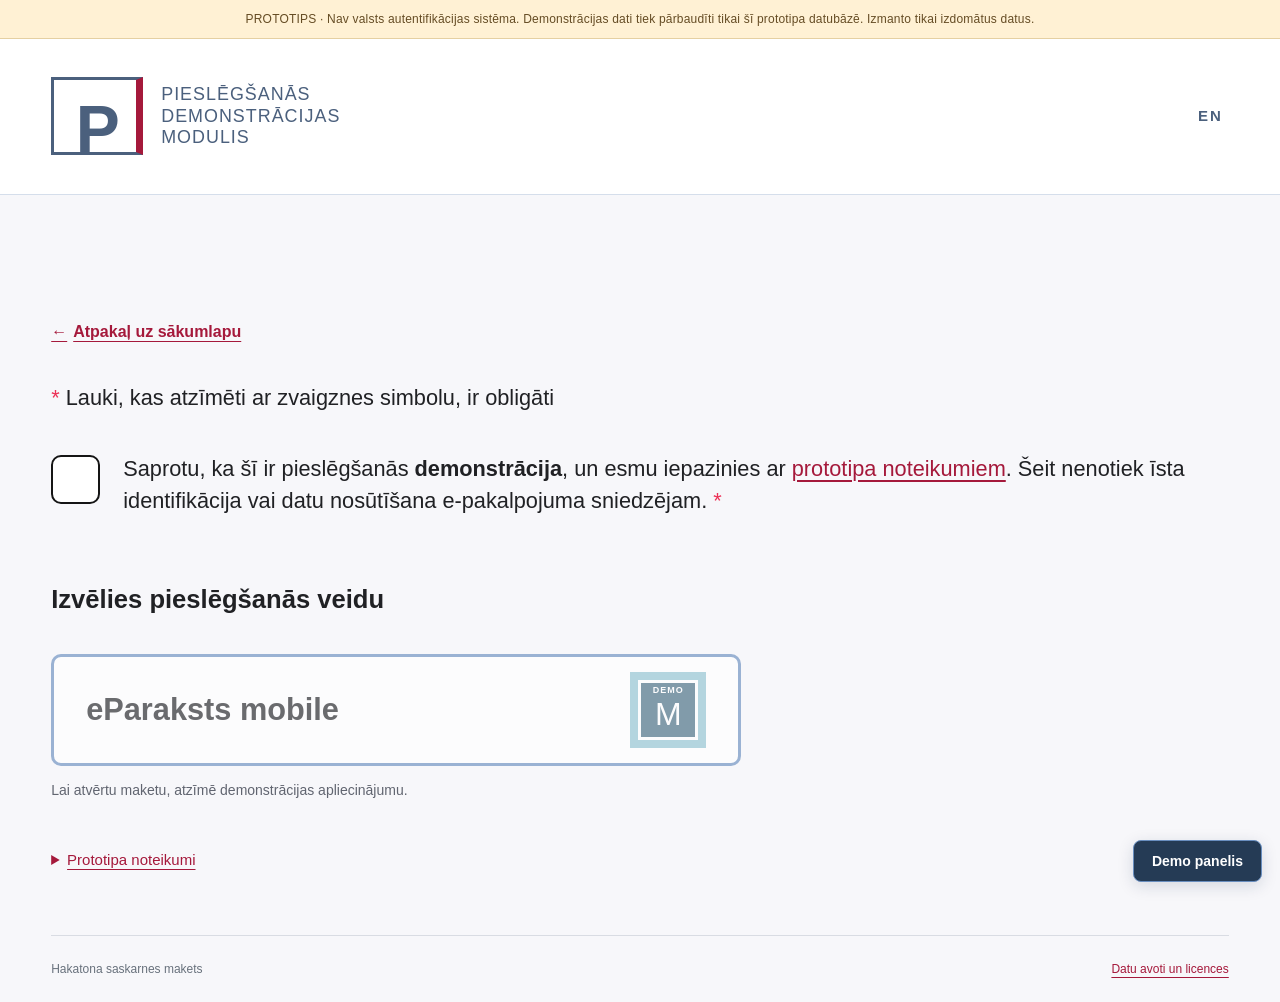
<file: public/sick-leave.html>
<!doctype html>
<html lang="lv" data-i18n-title="sick.title">
<head>
  <meta charset="utf-8">
  <meta name="viewport" content="width=device-width, initial-scale=1">
  <meta name="description" content="Mana VSAA — demonstrācijas panelis ar pieejamajiem pabalstiem, darbnespējas lapām un atgādinājumiem.">
  <title>Darbnespējas lapas — Faketvija.lv</title>
  <link rel="preconnect" href="https://fonts.googleapis.com">
  <link rel="stylesheet" href="https://fonts.googleapis.com/css2?family=Ubuntu:wght@400;500;700&display=swap">
  <link rel="stylesheet" href="styles.css?v=roadmap-27">
  <link rel="stylesheet" href="vsaa.css?v=compact-confirm-31">
  <script src="translations.js?v=compact-confirm-31"></script>
  <script src="app.js?v=accessibility-3"></script>
  <script src="auth.js?v=admin-tools-32" defer></script>
  <link rel="icon" type="image/svg+xml" href="assets/favicon.svg">
</head>
<body class="profile-page vsaa-page" data-requires-demo-session data-vsaa-view="slimiba">
  <div class="prototype-banner" data-i18n="banner.prototype">Faketvija.lv · Hakatona prototips, nav oficiāls valsts portāls. VSAA dati šajā lapā ir izdomāti.</div>
  <a class="skip-link" href="#saturs" data-i18n="nav.skip">Pāriet uz saturu</a>
  <header class="portal-header">
    <div class="header-inner">
      <a href="index.html" aria-label="Uz sākumlapu" class="fake-logo">Fake<span>tvija</span>.lv<small>HACKATHON PROTOTYPE</small></a>
      <nav class="primary-nav" data-i18n-attr="aria-label:nav.main">
        <a href="vsaa.html#berni" data-i18n="nav.services">Pakalpojumi</a>
        <a href="profile.html#overview" data-i18n="nav.my">Mana Faketvija.lv</a><a href="profile.html#mail" data-i18n="nav.eaddress">E-adrese</a><a href="vsaa.html" data-i18n="nav.vsaa">Mana VSAA</a>
      </nav>
      <div class="header-actions">
        <button type="button" class="language-label" data-language-toggle aria-label="Switch to English"><svg class="profile-icon" viewBox="0 0 24 24" fill="none" stroke="currentColor" stroke-width="1.7" stroke-linecap="round" stroke-linejoin="round" aria-hidden="true"><circle cx="12" cy="12" r="9"/><ellipse cx="12" cy="12" rx="4" ry="9"/><path d="M3 12h18"/></svg><span data-language-label>EN</span></button>
        <a class="login-button logout-button" id="logout-button" href="login.html"><svg class="profile-icon" viewBox="0 0 24 24" fill="none" stroke="currentColor" stroke-width="1.7" stroke-linecap="round" stroke-linejoin="round" aria-hidden="true"><path d="M9 5H5v14h4m5-15h6v16h-6M3 12h12m-4-4 4 4-4 4"/></svg><span data-i18n="nav.logout">Iziet</span></a>
      </div>
    </div>
  </header>
  <main class="profile-workspace" id="saturs">
<div class="shell profile-layout"><aside class="profile-sidebar"><div class="account-switch"><small data-i18n="account.available">Pieejamie konti</small><strong id="profile-account-name" data-no-translate>Demonstrācijas profils</strong><span data-i18n="account.kind">Privātpersona</span></div><nav class="profile-menu" data-i18n-attr="aria-label:nav.profileSections"><a href="profile.html#overview"><svg class="profile-icon" viewBox="0 0 24 24" fill="none" stroke="currentColor" stroke-width="1.7" stroke-linecap="round" stroke-linejoin="round" aria-hidden="true"><rect x="3" y="3" width="6" height="6" rx="1"/><rect x="15" y="3" width="6" height="6" rx="1"/><rect x="3" y="15" width="6" height="6" rx="1"/><rect x="15" y="15" width="6" height="6" rx="1"/></svg><span data-i18n="nav.my">Mana Faketvija.lv</span></a><a href="vsaa.html"><svg class="profile-icon" viewBox="0 0 24 24" fill="none" stroke="currentColor" stroke-width="1.7" stroke-linecap="round" stroke-linejoin="round" aria-hidden="true"><path d="M4 19V9l8-5 8 5v10"/><path d="M9 19v-6h6v6"/><path d="M12 9h.01"/></svg><span data-i18n="nav.vsaa">Mana VSAA</span></a><a href="sick-leave.html" aria-current="page"><svg class="profile-icon" viewBox="0 0 24 24" fill="none" stroke="currentColor" stroke-width="1.7" stroke-linecap="round" stroke-linejoin="round" aria-hidden="true"><path d="M14 3H5v18h14V8zM14 3v5h5M8 13h8m-4-4v8"/></svg><span data-i18n="sick.title">Darbnespējas lapas</span></a><a href="contributions.html"><svg class="profile-icon" viewBox="0 0 24 24" fill="none" stroke="currentColor" stroke-width="1.7" stroke-linecap="round" stroke-linejoin="round" aria-hidden="true"><rect x="3" y="7" width="18" height="14" rx="2"/><path d="M8 7V3h8v4M3 12h18M10 12v3h4v-3"/></svg><span data-i18n="work.title">Sociālās iemaksas un darbs</span></a><a href="calculator.html"><svg class="profile-icon" viewBox="0 0 24 24" fill="none" stroke="currentColor" stroke-width="1.7" stroke-linecap="round" stroke-linejoin="round" aria-hidden="true"><rect x="5" y="2" width="14" height="20" rx="2"/><path d="M8 6h8M8 11h1m6 0h1M8 15h1m6 0h1M8 19h1m6 0h1"/></svg><span data-i18n="nav.calculator">Kalkulators</span></a><a href="profile.html#mail"><svg class="profile-icon" viewBox="0 0 24 24" fill="none" stroke="currentColor" stroke-width="1.7" stroke-linecap="round" stroke-linejoin="round" aria-hidden="true"><rect x="3" y="5" width="18" height="14" rx="3"/><path d="m4 7 8 6 8-6"/></svg><span>E-adrese · Saņemtie</span></a><a href="profile.html#history"><svg class="profile-icon" viewBox="0 0 24 24" fill="none" stroke="currentColor" stroke-width="1.7" stroke-linecap="round" stroke-linejoin="round" aria-hidden="true"><circle cx="12" cy="12" r="9"/><path d="M12 7v5l4 3"/></svg>Veikto darbību vēsture</a><a href="profile.html#notifications"><svg class="profile-icon" viewBox="0 0 24 24" fill="none" stroke="currentColor" stroke-width="1.7" stroke-linecap="round" stroke-linejoin="round" aria-hidden="true"><path d="M18 8a6 6 0 0 0-12 0c0 7-3 7-3 9h18c0-2-3-2-3-9M10 21h4"/></svg>Paziņojumi</a><a href="profile.html#data"><svg class="profile-icon" viewBox="0 0 24 24" fill="none" stroke="currentColor" stroke-width="1.7" stroke-linecap="round" stroke-linejoin="round" aria-hidden="true"><rect x="3" y="5" width="18" height="14" rx="3"/><circle cx="8" cy="10" r="2"/><path d="M5 16c0-3 6-3 6 0m3-6h4m-4 4h4"/></svg><span data-i18n="nav.data">Mani dati</span></a></nav></aside>
<div class="profile-content">
  <div class="profile-heading"><p><a href="index.html" data-i18n="nav.home">Sākums</a> › <a href="profile.html" data-i18n="nav.my">Mana Faketvija.lv</a> › <span data-i18n="sick.title"></span></p><h1 data-i18n="sick.title"></h1></div>
  <p class="page-status" id="page-status" role="status" aria-live="polite" data-i18n="common.loading">Ielādē datus…</p>


  <section id="profile-alert" class="gov-alert" hidden>
    <svg viewBox="0 0 24 24" fill="none" stroke="currentColor" stroke-width="1.7" stroke-linecap="round" stroke-linejoin="round" aria-hidden="true"><rect x="3" y="6" width="18" height="13" rx="2"/><path d="M3 10h18M7 15h4"/></svg>
    <div>
      <h3 data-i18n="profileAlert.title">Profils nav pilnībā iestatīts</h3>
      <p data-i18n="profileAlert.text">Pievieno bankas kontu pabalstu saņemšanai. Personas un bērna dati jau ir aizpildīti.</p>
      <form class="inline-form" id="iban-form">
        <label><span data-i18n="profileAlert.iban">Konta numurs (IBAN)</span><input id="iban-input" name="iban" inputmode="latin" autocomplete="off" placeholder="LV00 BANK 0000 0000 0000 0" maxlength="26" required></label>
        <button class="gov-btn" type="submit" data-i18n="profileAlert.save">Saglabāt kontu</button>
        <p class="form-note" data-i18n="profileAlert.note">Norādi kontu, kas reģistrēts uz tava vārda.</p>
      </form>
    </div>
  </section>




  <section class="vsaa-section" id="slimiba" aria-labelledby="slimiba-title">
    <header><h2 id="slimiba-title" data-i18n="sick.title">Darbnespējas lapas</h2><a class="section-link" href="https://latvija.gov.lv/LifeSituations/23773" target="_blank" rel="noopener" data-i18n="children.link">Dzīves situācija Latvija.gov.lv</a></header>
    <p class="section-intro" data-i18n="sick.intro">Slimības lapu A (līdz 9 dienām) apmaksā darba devējs. Par lapu B VSAA izmaksā slimības pabalstu no 10. dienas, bet tikai pēc iesnieguma. Noslēgtās lapas B, par kurām pabalsts nav pieprasīts, redzamas šeit.</p>
    <div class="leave-list" id="sick-leaves"></div>
  </section>


<section class="vsaa-section" aria-labelledby="sick-guide-title"><h2 id="sick-guide-title" data-i18n="guide.sick.title"></h2><div class="guidance-grid"><article class="gov-panel"><h3 data-i18n="guide.sick.a"></h3><p data-i18n="guide.sick.aText"></p></article><article class="gov-panel"><h3 data-i18n="guide.sick.b"></h3><p data-i18n="guide.sick.bText"></p></article></div><details class="guidance-detail"><summary data-i18n="guide.sick.eligibility"></summary><p data-i18n="guide.sick.eligibilityText"></p></details><details class="guidance-detail"><summary data-i18n="guide.sick.child"></summary><p data-i18n="guide.sick.childText"></p><a class="section-link" href="https://www.vsaa.gov.lv/lv/plasaks-apraksts-slimibas-pabalsts-ja-saslimis-berns" target="_blank" rel="noopener noreferrer" data-i18n="guide.childSource"></a></details><details class="guidance-detail"><summary data-i18n="guide.sick.status"></summary><p data-i18n="guide.sick.statusText"></p></details><div class="guidance-links"><a class="section-link" href="https://www.vsaa.gov.lv/lv/pakalpojumi/slimibas-pabalsta-pieskirsana-un-izmaksasana" target="_blank" rel="noopener noreferrer" data-i18n="guide.official"></a><a class="section-link" href="https://www.vsaa.gov.lv/lv/kalkulatori" target="_blank" rel="noopener noreferrer" data-i18n="calc.official"></a></div><p data-i18n="guide.verified"></p></section>
  <section class="vsaa-section" id="atgadinajumi" aria-labelledby="atgadinajumi-title">
    <header><h2 id="atgadinajumi-title" data-i18n="rem.title">Atgādinājumi</h2><label class="toggle"><input type="checkbox" id="reminders-toggle"><span data-i18n="rem.toggle">Sūtīt atgādinājumus uz e-pastu</span></label></header>
    <p class="section-intro" data-i18n="rem.intro">Saņem atgādinājumus par pieejamajiem pabalstiem un pieteikšanās termiņiem. Atgādinājumus vari apskatīt arī savā iesūtnē.</p>
    <ul class="reminder-list" id="reminders"></ul>
  </section>

  <section class="vsaa-section" id="pieteikumi" aria-labelledby="pieteikumi-title">
    <header><h2 id="pieteikumi-title" data-i18n="apps.title">Pieteiktie pakalpojumi</h2></header>
    <div id="applications"></div>
  </section>


  <p class="disclaimer" id="disclaimer" data-i18n="disclaimer" data-i18n-params='{"date":"09.10.2026"}'>Pabalstu apraksti, summas un termiņi apkopoti no likumi.lv, VSAA un Latvija.gov.lv publiskajām lapām 09.10.2026. un ir vienkāršoti prototipa vajadzībām; tie nav tiesību vai pabalsta apmēra apstiprinājums. Personas, bērni, darbnespējas lapas, iemaksas un iesniegumi šajā lapā ir izdomāti. Nekas netiek nosūtīts VSAA, NVA vai citai iestādei.</p>
</div></div>
  </main>
  <footer class="footer portal-footer"><div class="shell footer-layout"><div class="footer-brand"><a href="index.html" class="fake-logo">Fake<span>tvija</span>.lv<small>HAKATONA PROTOTIPS</small></a></div><div class="footer-content"><button class="language" type="button" data-language-toggle><svg class="profile-icon" viewBox="0 0 24 24" fill="none" stroke="currentColor" stroke-width="1.7" stroke-linecap="round" stroke-linejoin="round" aria-hidden="true"><circle cx="12" cy="12" r="9"/><ellipse cx="12" cy="12" rx="4" ry="9"/><path d="M3 12h18"/></svg><span data-language-label>EN</span></button><p data-i18n="footer.note">Faketvija.lv · Hakatona prototips, nav oficiāls valsts portāls.</p><a href="data-licenses.html" data-i18n="footer.sources">Datu avoti un licences</a></div></div></footer>

  <dialog id="apply-dialog" aria-labelledby="apply-title"></dialog>
  <script src="vsaa.js?v=compact-confirm-31" defer></script>
<script src="demo-admin.js?v=quick-login-9" defer></script></body>
</html>
</file>
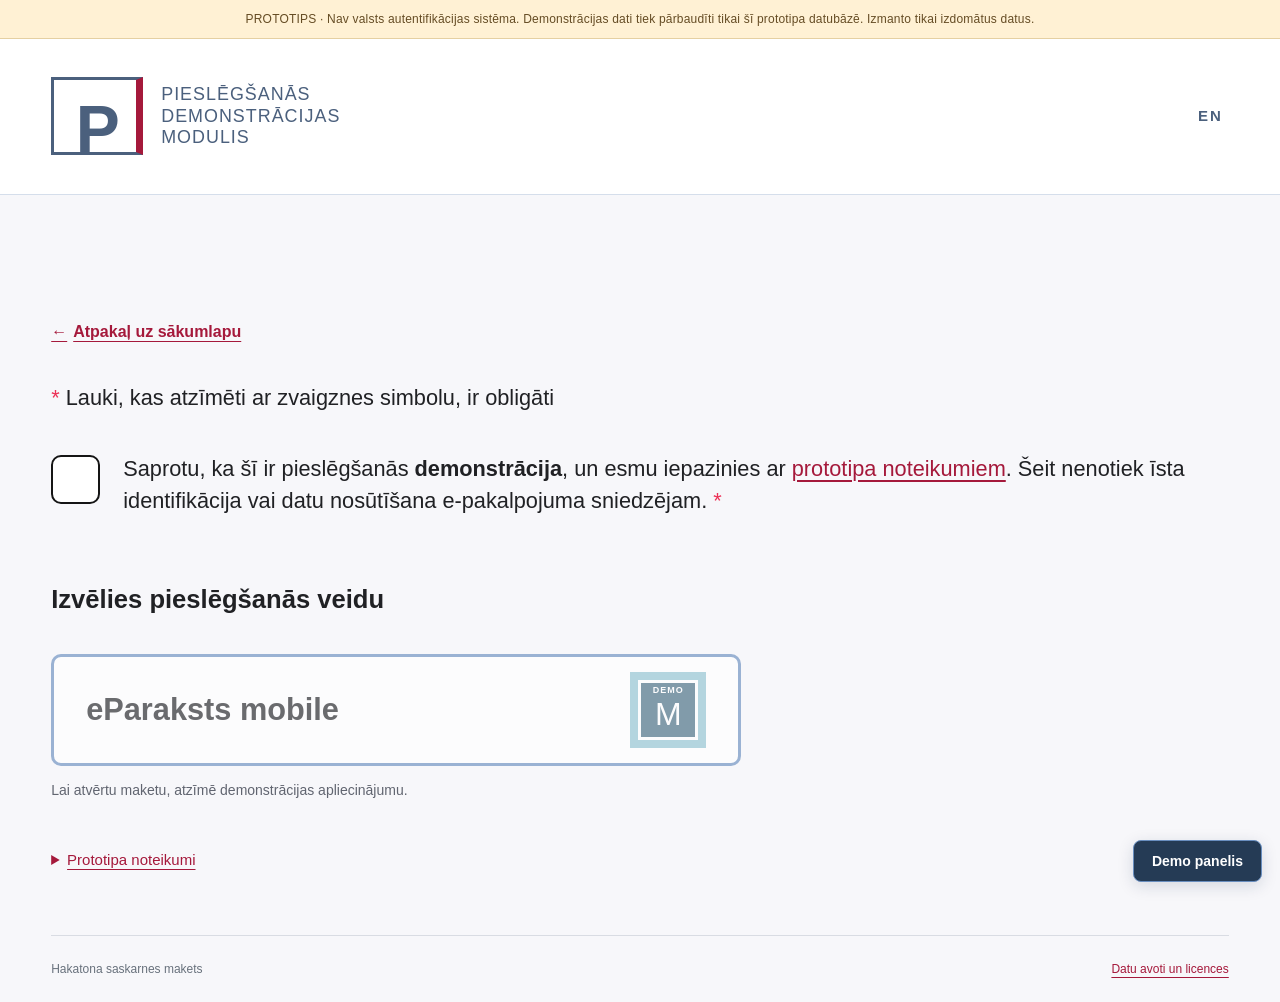
<file: public/vsaa.html>
<!doctype html>
<html lang="lv" data-i18n-title="vsaa.title">
<head>
  <meta charset="utf-8">
  <meta name="viewport" content="width=device-width, initial-scale=1">
  <meta name="description" content="Mana VSAA — demonstrācijas panelis ar pieejamajiem pabalstiem, darbnespējas lapām un atgādinājumiem.">
  <title>Mana VSAA — Faketvija.lv demo</title>
  <link rel="preconnect" href="https://fonts.googleapis.com">
  <link rel="stylesheet" href="https://fonts.googleapis.com/css2?family=Ubuntu:wght@400;500;700&display=swap">
  <link rel="stylesheet" href="styles.css?v=roadmap-27">
  <link rel="stylesheet" href="vsaa.css?v=compact-confirm-31">
  <script src="translations.js?v=compact-confirm-31"></script>
  <script src="app.js?v=accessibility-3"></script>
  <script src="auth.js?v=admin-tools-32" defer></script>
  <link rel="icon" type="image/svg+xml" href="assets/favicon.svg">
</head>
<body class="profile-page vsaa-page" data-requires-demo-session data-vsaa-view="children">
  <div class="prototype-banner" data-i18n="banner.prototype">Faketvija.lv · Hakatona prototips, nav oficiāls valsts portāls. VSAA dati šajā lapā ir izdomāti.</div>
  <a class="skip-link" href="#saturs" data-i18n="nav.skip">Pāriet uz saturu</a>
  <header class="portal-header">
    <div class="header-inner">
      <a href="index.html" aria-label="Uz sākumlapu" class="fake-logo">Fake<span>tvija</span>.lv<small>HACKATHON PROTOTYPE</small></a>
      <nav class="primary-nav" data-i18n-attr="aria-label:nav.main">
        <a href="vsaa.html#berni" data-i18n="nav.services">Pakalpojumi</a>
        <a href="profile.html#overview" data-i18n="nav.my">Mana Faketvija.lv</a><a href="profile.html#mail" data-i18n="nav.eaddress">E-adrese</a><a href="vsaa.html" aria-current="page" data-i18n="nav.vsaa">Mana VSAA</a>
      </nav>
      <div class="header-actions">
        <button type="button" class="language-label" data-language-toggle aria-label="Switch to English"><svg class="profile-icon" viewBox="0 0 24 24" fill="none" stroke="currentColor" stroke-width="1.7" stroke-linecap="round" stroke-linejoin="round" aria-hidden="true"><circle cx="12" cy="12" r="9"/><ellipse cx="12" cy="12" rx="4" ry="9"/><path d="M3 12h18"/></svg><span data-language-label>EN</span></button>
        <a class="login-button logout-button" id="logout-button" href="login.html"><svg class="profile-icon" viewBox="0 0 24 24" fill="none" stroke="currentColor" stroke-width="1.7" stroke-linecap="round" stroke-linejoin="round" aria-hidden="true"><path d="M9 5H5v14h4m5-15h6v16h-6M3 12h12m-4-4 4 4-4 4"/></svg><span data-i18n="nav.logout">Iziet</span></a>
      </div>
    </div>
  </header>
  <main class="profile-workspace" id="saturs">
<div class="shell profile-layout"><aside class="profile-sidebar"><div class="account-switch"><small data-i18n="account.available">Pieejamie konti</small><strong id="profile-account-name" data-no-translate>Demonstrācijas profils</strong><span data-i18n="account.kind">Privātpersona</span></div><nav class="profile-menu" data-i18n-attr="aria-label:nav.profileSections"><a href="profile.html#overview"><svg class="profile-icon" viewBox="0 0 24 24" fill="none" stroke="currentColor" stroke-width="1.7" stroke-linecap="round" stroke-linejoin="round" aria-hidden="true"><rect x="3" y="3" width="6" height="6" rx="1"/><rect x="15" y="3" width="6" height="6" rx="1"/><rect x="3" y="15" width="6" height="6" rx="1"/><rect x="15" y="15" width="6" height="6" rx="1"/></svg><span data-i18n="nav.my">Mana Faketvija.lv</span></a><a href="vsaa.html" aria-current="page"><svg class="profile-icon" viewBox="0 0 24 24" fill="none" stroke="currentColor" stroke-width="1.7" stroke-linecap="round" stroke-linejoin="round" aria-hidden="true"><path d="M4 19V9l8-5 8 5v10"/><path d="M9 19v-6h6v6"/><path d="M12 9h.01"/></svg><span data-i18n="nav.vsaa">Mana VSAA</span></a><div class="child-sidebar-profiles" id="child-picker" role="group" hidden></div><a href="sick-leave.html"><svg class="profile-icon" viewBox="0 0 24 24" fill="none" stroke="currentColor" stroke-width="1.7" stroke-linecap="round" stroke-linejoin="round" aria-hidden="true"><path d="M14 3H5v18h14V8zM14 3v5h5M8 13h8m-4-4v8"/></svg><span data-i18n="sick.title">Darbnespējas lapas</span></a><a href="contributions.html"><svg class="profile-icon" viewBox="0 0 24 24" fill="none" stroke="currentColor" stroke-width="1.7" stroke-linecap="round" stroke-linejoin="round" aria-hidden="true"><rect x="3" y="7" width="18" height="14" rx="2"/><path d="M8 7V3h8v4M3 12h18M10 12v3h4v-3"/></svg><span data-i18n="work.title">Sociālās iemaksas un darbs</span></a><a href="calculator.html"><svg class="profile-icon" viewBox="0 0 24 24" fill="none" stroke="currentColor" stroke-width="1.7" stroke-linecap="round" stroke-linejoin="round" aria-hidden="true"><rect x="5" y="2" width="14" height="20" rx="2"/><path d="M8 6h8M8 11h1m6 0h1M8 15h1m6 0h1M8 19h1m6 0h1"/></svg><span data-i18n="nav.calculator">Kalkulators</span></a><a href="profile.html#mail"><svg class="profile-icon" viewBox="0 0 24 24" fill="none" stroke="currentColor" stroke-width="1.7" stroke-linecap="round" stroke-linejoin="round" aria-hidden="true"><rect x="3" y="5" width="18" height="14" rx="3"/><path d="m4 7 8 6 8-6"/></svg><span>E-adrese · Saņemtie</span></a><a href="profile.html#history"><svg class="profile-icon" viewBox="0 0 24 24" fill="none" stroke="currentColor" stroke-width="1.7" stroke-linecap="round" stroke-linejoin="round" aria-hidden="true"><circle cx="12" cy="12" r="9"/><path d="M12 7v5l4 3"/></svg>Veikto darbību vēsture</a><a href="profile.html#notifications"><svg class="profile-icon" viewBox="0 0 24 24" fill="none" stroke="currentColor" stroke-width="1.7" stroke-linecap="round" stroke-linejoin="round" aria-hidden="true"><path d="M18 8a6 6 0 0 0-12 0c0 7-3 7-3 9h18c0-2-3-2-3-9M10 21h4"/></svg>Paziņojumi</a><a href="profile.html#data"><svg class="profile-icon" viewBox="0 0 24 24" fill="none" stroke="currentColor" stroke-width="1.7" stroke-linecap="round" stroke-linejoin="round" aria-hidden="true"><rect x="3" y="5" width="18" height="14" rx="3"/><circle cx="8" cy="10" r="2"/><path d="M5 16c0-3 6-3 6 0m3-6h4m-4 4h4"/></svg><span data-i18n="nav.data">Mani dati</span></a></nav></aside>
<div class="profile-content">
  <div class="profile-heading"><p><a href="index.html" data-i18n="nav.home">Sākums</a> › <a href="profile.html" data-i18n="nav.my">Mana Faketvija.lv</a> › <span data-i18n="nav.vsaa">Mana VSAA</span></p><h1 data-i18n="vsaa.heading">Mana VSAA</h1></div>
  <p class="section-intro benefits-intro" data-i18n="vsaa.benefitIntro">Bērnu pabalsti, to nosacījumi un tavi iesniegumi. Izvēlies bērnu kreisajā izvēlnē vai apskati visus bērnus.</p>
  <nav class="benefits-page-links" aria-label="VSAA"><a href="#berni" data-i18n="children.title">Bērnu pabalsti</a><a href="#pieteikumi" data-i18n="apps.title">Pieteiktie pakalpojumi</a><a href="#atgadinajumi" data-i18n="rem.title">Atgādinājumi</a></nav>
  <p class="page-status" id="page-status" role="status" aria-live="polite" data-i18n="common.loading">Ielādē datus…</p>


  <section id="profile-alert" class="gov-alert" hidden>
    <svg viewBox="0 0 24 24" fill="none" stroke="currentColor" stroke-width="1.7" stroke-linecap="round" stroke-linejoin="round" aria-hidden="true"><rect x="3" y="6" width="18" height="13" rx="2"/><path d="M3 10h18M7 15h4"/></svg>
    <div>
      <h3 data-i18n="profileAlert.title">Profils nav pilnībā iestatīts</h3>
      <p data-i18n="profileAlert.text">Pievieno bankas kontu pabalstu saņemšanai. Personas un bērna dati jau ir aizpildīti.</p>
      <form class="inline-form" id="iban-form">
        <label><span data-i18n="profileAlert.iban">Konta numurs (IBAN)</span><input id="iban-input" name="iban" inputmode="latin" autocomplete="off" placeholder="LV00 BANK 0000 0000 0000 0" maxlength="26" required></label>
        <button class="gov-btn" type="submit" data-i18n="profileAlert.save">Saglabāt kontu</button>
        <p class="form-note" data-i18n="profileAlert.note">Norādi kontu, kas reģistrēts uz tava vārda.</p>
      </form>
    </div>
  </section>

  <section class="vsaa-section" id="berni" aria-labelledby="berni-title">
    <header><h2 id="berni-title" data-i18n="children.title">Ar bērnu saistītie pabalsti</h2><a class="section-link" href="https://latvija.gov.lv/LifeSituations/22503" target="_blank" rel="noopener" data-i18n="children.link">Dzīves situācija Latvija.gov.lv</a></header>
    <p class="section-intro" data-i18n="children.intro">Atkarībā no ģimenes situācijas un bērna vecuma var būt pieejami vairāki VSAA pabalsti. Tie kļūst pieejami dažādos brīžos, un katram ir savi nosacījumi un termiņi. Šeit tie apkopoti vienuviet ar oficiālajiem nosaukumiem.</p>

    <div id="children"></div>
  </section>





  <section class="vsaa-section" id="atgadinajumi" aria-labelledby="atgadinajumi-title">
    <header><h2 id="atgadinajumi-title" data-i18n="rem.title">Atgādinājumi</h2><label class="toggle"><input type="checkbox" id="reminders-toggle"><span data-i18n="rem.toggle">Sūtīt atgādinājumus uz e-pastu</span></label></header>
    <p class="section-intro" data-i18n="rem.intro">Saņem atgādinājumus par pieejamajiem pabalstiem un pieteikšanās termiņiem. Atgādinājumus vari apskatīt arī savā iesūtnē.</p>
    <ul class="reminder-list" id="reminders"></ul>
  </section>

  <section class="vsaa-section" id="pieteikumi" aria-labelledby="pieteikumi-title">
    <header><h2 id="pieteikumi-title" data-i18n="apps.title">Demo pieteikumi</h2></header>
    <div id="applications"></div>
  </section>

  <section class="vsaa-section" id="statistika" aria-labelledby="statistika-title">
    <header><h2 id="statistika-title" data-i18n="stats.title">Mana pašvaldība atvērtajos datos</h2><a class="section-link" href="data-licenses.html" data-i18n="footer.sources">Datu avoti un licences</a></header>
    <p class="section-intro" data-i18n="stats.intro">Cik cilvēku pašvaldībā saņem tos pašus pabalstus. Dati no VSAA un Labklājības ministrijas atvērto datu kopām data.gov.lv.</p>
    <div class="stats-grid" id="statistics"></div>
  </section>

  <p class="disclaimer" id="disclaimer" data-i18n="disclaimer" data-i18n-params='{"date":"09.10.2026"}'>Pabalstu apraksti, summas un termiņi apkopoti no likumi.lv, VSAA un Latvija.gov.lv publiskajām lapām 09.10.2026. un ir vienkāršoti prototipa vajadzībām; tie nav tiesību vai pabalsta apmēra apstiprinājums. Personas, bērni, darbnespējas lapas, iemaksas un iesniegumi šajā lapā ir izdomāti. Nekas netiek nosūtīts VSAA, NVA vai citai iestādei.</p>
</div></div>
  </main>
  <footer class="footer portal-footer"><div class="shell footer-layout"><div class="footer-brand"><a href="index.html" class="fake-logo">Fake<span>tvija</span>.lv<small>HAKATONA PROTOTIPS</small></a></div><div class="footer-content"><button class="language" type="button" data-language-toggle><svg class="profile-icon" viewBox="0 0 24 24" fill="none" stroke="currentColor" stroke-width="1.7" stroke-linecap="round" stroke-linejoin="round" aria-hidden="true"><circle cx="12" cy="12" r="9"/><ellipse cx="12" cy="12" rx="4" ry="9"/><path d="M3 12h18"/></svg><span data-language-label>EN</span></button><p data-i18n="footer.note">Faketvija.lv · Hakatona prototips, nav oficiāls valsts portāls.</p><a href="data-licenses.html" data-i18n="footer.sources">Datu avoti un licences</a></div></div></footer>

  <dialog id="apply-dialog" aria-labelledby="apply-title"></dialog>
  <script src="vsaa.js?v=compact-confirm-31" defer></script>
<script src="demo-admin.js?v=quick-login-9" defer></script></body>
</html>
</file>
<file: public/styles.css>
:root{font-family:Ubuntu,"Segoe UI",Arial,sans-serif;color:#1c1c1c;background:#fff;font-synthesis:none;--border:#91b0e4;--line:#d2e1f6;--accent:#a01b36}
*{box-sizing:border-box}body{margin:0}a{color:var(--accent)}img{max-width:100%}.shell{width:min(1080px,calc(100% - 80px));margin-inline:auto}.header{min-height:150px;display:flex;justify-content:space-between;align-items:center;border-bottom:1px solid var(--line);padding:24px}.logo{width:164px;height:auto;display:block}.menu-label{display:flex;gap:15px;align-items:center;font-size:18px;font-weight:650}.menu-icon{display:grid;gap:5px}.menu-icon i{display:block;width:18px;height:2px;background:currentColor}.hero{padding:44px 24px 0;border-bottom:1px solid var(--line)}.overline{font-weight:750;font-size:16px;margin:0 0 22px}h1{font-size:36px;line-height:1.2;margin:0 0 28px;letter-spacing:-.7px}.warning{font-size:20px;line-height:1.5;margin:0;max-width:940px}.hero-image{height:450px;margin-top:46px;overflow:hidden;display:flex;justify-content:center}.hero-image img{height:450px;width:auto;object-fit:contain;align-self:flex-start}.sections{padding:38px 24px 0}.panel{border:1px solid var(--border);border-radius:7px;padding:28px;margin:0 0 20px}.heading-panel{min-height:118px;display:flex;align-items:center}h2{font-size:28px;line-height:1.3;margin:0;font-weight:650;letter-spacing:-.35px}h3{font-size:23px;line-height:1.35;margin:0;font-weight:650}.advice{padding-top:48px}.advice article{padding:28px 0 38px;border-bottom:1px solid var(--line)}.advice article:last-of-type{border:0}.advice p{font-size:17px;line-height:1.55;margin:20px 0}.text-link{color:var(--accent);text-decoration:underline;text-underline-offset:3px;font-weight:600;font-size:17px}.outline-label{border:2px solid #7197cd;border-radius:5px;padding:12px 20px;text-align:center;font-size:18px;font-weight:600}.news{border-color:#e0e8f3;padding:26px 22px}.news-grid{display:grid;grid-template-columns:repeat(3,minmax(0,1fr));gap:22px;margin:38px 0}.news-card img{width:100%;height:180px;object-fit:cover}.news-card h3{margin-top:16px;font-size:20px}.news-card p{font-size:16px;line-height:1.5;overflow-wrap:anywhere}.pagination{display:flex;align-items:center;justify-content:space-between;gap:15px;margin-top:30px}.pagination>span:nth-child(2){word-spacing:14px}.pagination b{color:var(--accent)}.arrow{border:2px solid #7197cd;border-radius:5px;padding:8px 28px;font-size:24px}.tagline{font-size:14px;margin:46px 10px 60px;line-height:1.6}.footer{border-top:1px solid #d8d8d8;padding:48px 24px 24px}.language{margin:50px 0 64px}.footer-heading{border-bottom:1px solid #e5e5e5;font-size:23px;font-weight:600;padding:0 0 8px;margin-top:60px}.social{display:flex;justify-content:space-around;padding:64px 0 70px}.contacts h2{font-size:22px;border-bottom:1px solid #ddd;padding-bottom:8px}.contacts p{font-size:16px;line-height:1.6;margin:10px 0 24px}.funds{margin-top:75px;font-weight:600;font-size:20px}.prototype-note{margin:48px 0 0;border-top:1px solid #eee;padding-top:20px;font-size:12px;color:#68717b;line-height:1.6}.skip-link{position:absolute;left:20px;top:-80px;background:white;padding:12px;z-index:2}.skip-link:focus{top:8px}:focus-visible{outline:3px solid #ad193b;outline-offset:5px}
@media(min-width:1400px){.shell{max-width:1160px}}
@media(max-width:720px){.shell{width:calc(100% - 32px)}.header{min-height:105px;padding:16px 8px}.logo{width:138px}.menu-label{font-size:16px}.hero{padding:30px 8px 0}.overline{font-size:13px;line-height:1.5}h1{font-size:30px}.warning{font-size:17px}.hero-image{height:340px;margin-top:32px}.hero-image img{height:340px}.sections{padding:24px 0 0}.panel{padding:22px 18px}.heading-panel{min-height:100px}h2{font-size:24px}h3{font-size:21px}.advice p{font-size:16px}.news-grid{grid-template-columns:1fr;gap:26px}.news-card{display:grid;grid-template-columns:110px 1fr;column-gap:16px}.news-card img{grid-row:span 2;height:110px}.news-card h3{margin:0;font-size:18px}.news-card p{margin:8px 0 0}.footer{padding:30px 8px 20px}.social{padding:40px 0}.tagline{margin:32px 6px 40px}.footer-heading{margin-top:40px}}

/* Portal navigation, based on the supplied header reference. */
[hidden]{display:none!important}.portal-header{background:#e8f2fc}.header-inner{max-width:1640px;min-height:126px;margin:auto;padding:24px 4.1%;display:flex;align-items:center;gap:48px}.portal-logo{display:block;width:178px;height:auto;mix-blend-mode:multiply}.primary-nav{display:flex;align-items:center;gap:48px;white-space:nowrap}.primary-nav a{font-size:24px;font-weight:700;color:#17191c;text-decoration:none}.primary-nav a:hover{text-decoration:underline;text-underline-offset:6px}.header-actions{display:flex;align-items:center;gap:26px;margin-left:auto}.header-actions svg{width:24px;height:24px;fill:none;stroke:currentColor;stroke-width:1.8}.search-label,.language-label{display:flex;align-items:center;gap:13px;font-size:20px;font-weight:700}.search-label{color:#ae183a}.accessibility-button{border:0;background:none;color:#20252a;padding:0;display:flex;cursor:pointer}.login-button{border:0;border-radius:6px;background:#a01b36;color:white;min-height:60px;padding:16px 13px;display:inline-flex;align-items:center;justify-content:center;gap:18px;font:600 18px "Segoe UI",sans-serif;white-space:nowrap;cursor:pointer}.login-button span{font-size:29px;line-height:1}.login-button:hover{background:#86132d}.account{padding-block:52px 80px;min-height:65vh}.demo-badge{font-size:12px;font-weight:750;letter-spacing:1.5px;color:#a81939}.account-intro{color:#566170;line-height:1.6;max-width:750px}.account-grid{display:grid;grid-template-columns:260px 1fr;gap:30px;margin-top:36px}.account-profile{background:#e8f2fc;border-radius:8px;padding:28px}.avatar{width:56px;height:56px;border-radius:50%;display:grid;place-items:center;background:#a81939;color:white;margin-bottom:22px;font-weight:700}.account-profile h2{font-size:23px}.profile-label{display:block;margin-top:28px;font-weight:600}.account-tiles{display:grid;grid-template-columns:1fr 1fr;gap:20px}.account-content h2{font-size:23px}.account-content p{color:#566170;line-height:1.6}dialog{border:1px solid #d2e1f6;border-radius:12px;padding:42px;width:min(520px,calc(100% - 32px));color:#17191c;box-shadow:0 20px 80px #152f4940}dialog::backdrop{background:#13283f80}dialog p{line-height:1.6}dialog h2{padding-right:20px}.dialog-close{position:absolute;right:14px;top:10px;background:none;border:0;font-size:30px;cursor:pointer}.demo-explanation{background:#e8f2fc;padding:16px;border-radius:6px;font-size:14px}dialog .login-button{width:100%;margin-top:12px}.large-text main,.large-text .account{font-size:120%}.large-text .warning,.large-text .advice p{font-size:22px}
@media(max-width:1350px){.header-inner{gap:28px;padding-inline:28px}.primary-nav{gap:24px}.primary-nav a{font-size:19px}.portal-logo{width:155px}.header-actions{gap:18px}.search-label span{display:none}.login-button{font-size:16px}}
@media(max-width:1050px){.header-inner{flex-wrap:wrap;gap:18px;min-height:126px}.primary-nav{order:3;width:100%;justify-content:center;padding-top:6px}.header-actions{gap:18px}.portal-logo{width:155px}}
@media(max-width:600px){.header-inner{padding:16px;gap:12px}.portal-logo{width:130px}.header-actions{gap:12px}.search-label,.language-label,.accessibility-button{display:none}.login-button{min-height:48px;font-size:13px;gap:8px;padding:12px}.login-button span{font-size:22px}.primary-nav{justify-content:space-between;gap:12px}.primary-nav a{font-size:14px}.account-grid,.account-tiles{grid-template-columns:1fr}.account-grid{gap:20px}.account{padding-block:32px}.account h1{font-size:28px}dialog{padding:30px 22px}}
/* Fluid sizing and wrapping across viewport sizes and enlarged text. */
:root{--page-gutter:clamp(1rem,3vw,3rem)}
html{scroll-padding-top:1rem}
body{overflow-wrap:break-word}
.shell{width:min(1160px,calc(100% - var(--page-gutter)*2))}
img{height:auto}
.header-inner{width:min(1640px,100%);padding:clamp(1rem,2vw,1.5rem) var(--page-gutter);gap:clamp(1rem,2.5vw,3rem);flex-wrap:wrap}
.header-inner>a,.primary-nav,.header-actions{min-width:0}
.portal-logo{width:clamp(130px,12vw,178px)}
.primary-nav{gap:clamp(1rem,2.5vw,3rem);flex-wrap:wrap;white-space:normal}
.primary-nav a{font-size:clamp(.95rem,1.45vw,1.5rem);line-height:1.45;padding-block:.5rem;overflow-wrap:anywhere}
.header-actions{gap:clamp(.75rem,1.4vw,1.625rem);flex-wrap:wrap}
.login-button{white-space:normal;text-align:center;max-width:100%;font-size:clamp(.875rem,1.15vw,1.125rem)}
.login-button span{flex-shrink:0}
.hero{padding:clamp(1.75rem,4vw,3rem) clamp(0rem,2vw,1.5rem) 0}
.overline{font-size:clamp(.8rem,1.2vw,1rem);line-height:1.5}
h1{font-size:clamp(1.8rem,3.5vw,2.75rem)}
h2{font-size:clamp(1.3rem,2.3vw,1.75rem);overflow-wrap:anywhere}
h3{font-size:clamp(1.15rem,1.9vw,1.45rem);overflow-wrap:anywhere}
.warning{font-size:clamp(1rem,1.65vw,1.25rem);max-width:65ch}
.hero-image{height:clamp(220px,38vw,450px);margin-top:clamp(1.5rem,4vw,3rem)}
.hero-image img{max-width:100%;height:100%;width:auto;object-fit:contain}
.sections{padding:clamp(1.5rem,3vw,2.5rem) clamp(0rem,2vw,1.5rem) 0}
.panel{padding:clamp(1.1rem,2.6vw,1.75rem);min-width:0}
.heading-panel{min-height:clamp(85px,10vw,118px)}
.advice article{padding-block:clamp(1.25rem,3vw,2rem)}
.advice p{font-size:clamp(1rem,1.5vw,1.075rem)}
.outline-label{max-width:100%;overflow-wrap:anywhere}
.news-grid,.account-grid,.account-tiles{min-width:0}
.news-grid>* ,.account-grid>* ,.account-tiles>*{min-width:0}
.news-card img{aspect-ratio:16/9}
.footer{padding-inline:clamp(0rem,2vw,1.5rem)}
.social{flex-wrap:wrap;gap:1.25rem;padding-block:clamp(2rem,5vw,4rem)}
.contacts a{overflow-wrap:anywhere}
dialog{max-height:calc(100dvh - 2rem);overflow-y:auto}
.large-text .warning,.large-text .advice p{font-size:clamp(1.25rem,2vw,1.6rem)}
@media(max-width:1100px){
 .primary-nav{order:3;width:100%;justify-content:space-evenly;padding-top:.5rem}
 .account-grid{grid-template-columns:minmax(200px,1fr) minmax(0,2fr)}
}
@media(max-width:700px){
 .account-grid,.account-tiles{grid-template-columns:minmax(0,1fr)}
 .header-inner{gap:1rem}
 .header-actions{margin-left:auto}
 .primary-nav{justify-content:space-between;gap:.5rem 1rem}
 .primary-nav a{font-size:.95rem}
 .accessibility-button{display:flex;min-width:36px;min-height:44px;align-items:center;justify-content:center}
 .hero,.sections{padding-inline:0}
 .news-card{grid-template-columns:minmax(75px,110px) minmax(0,1fr)}
 .pagination{flex-wrap:wrap;justify-content:center}
 .pagination>span:nth-child(2){word-spacing:clamp(2px,2vw,14px)}
}
@media(max-width:420px){
 .header-inner>a{margin-inline:auto}
 .header-actions{width:100%;margin:0;justify-content:center;gap:.75rem}
 .login-button{flex:1;min-height:48px}
 .primary-nav{justify-content:center;text-align:center}
 .primary-nav a{flex:1 1 100px}
 .news-card{display:block}
 .news-card img{height:auto;width:100%}
 .news-card h3{margin-top:1rem}
 .footer-heading{font-size:1.25rem}
}
@media(prefers-reduced-motion:reduce){html{scroll-behavior:auto}*,*::before,*::after{animation:none!important;transition:none!important}}

/* Original prototype wordmark, with no official logo asset. */
.fake-logo{display:inline-block;white-space:nowrap;font-size:clamp(24px,2.5vw,35px);font-weight:800;letter-spacing:-1.5px;line-height:1.1;color:#20252a;text-decoration:none}.fake-logo>span{color:var(--accent)}.fake-logo small{display:block;font-size:9px;font-weight:700;letter-spacing:1.7px;margin-top:7px;color:#657184}.prototype-banner{padding:10px 16px;background:#fff1d4;color:#664a24;text-align:center;font-size:12px}.language-label{border:0;background:transparent;color:#17191c;font-family:inherit;cursor:pointer;min-height:44px;padding:0}.language{background:white;color:#17191c;font-family:inherit;cursor:pointer;width:min(250px,100%);margin:28px 0}.footer .contacts{margin-top:35px}.contacts>p:first-of-type{font-size:13px;color:#68717b}.footer>a:last-child{display:inline-block;margin-top:16px;font-size:13px}.header-actions .language-label{display:flex}
@media(max-width:420px){.header-actions{gap:.5rem}.header-actions .login-button{flex-basis:65%}.header-actions .language-label{font-size:14px;gap:5px}.fake-logo{font-size:28px}}

/* Footer reference layout: wordmark left, controls and contact details right. */
.portal-footer{width:100%;max-width:none;background:#f8f8fa;border-top:1px solid #e4e5e8;padding:clamp(40px,6vw,80px) 0;margin-top:40px}
.footer-layout{display:grid;grid-template-columns:minmax(0,2fr) minmax(0,3fr);gap:clamp(30px,6vw,90px);align-items:start}
.footer-brand{padding-top:4px}
.footer-brand .fake-logo{font-size:clamp(32px,3.6vw,48px)}
.footer-brand .fake-logo small{margin-top:12px;font-size:10px}
.footer-content{min-width:0}
.portal-footer .language{display:block;width:min(320px,100%);margin:0 0 52px;min-height:46px;background:transparent;border:1px solid #7197cd;border-radius:5px;padding:10px 20px;font-size:17px}
.portal-footer .contacts{display:grid;grid-template-columns:minmax(0,1fr) minmax(0,1fr);gap:6px 24px;margin:0}
.portal-footer .contacts h2{grid-column:1/-1;font-size:20px;letter-spacing:0;border-bottom:1px solid #e1e2e6;padding-bottom:9px;margin-bottom:5px}
.portal-footer .contacts p{font-size:13px;line-height:1.6;margin:0}
.portal-footer .contacts p:first-of-type{grid-column:1;grid-row:2/4;max-width:32ch}
.portal-footer .contacts p:not(:first-of-type){grid-column:2}
.portal-footer .prototype-note{margin:38px 0 0;padding-top:18px;font-size:12px;border-top:1px solid #e1e2e6;color:#68717b}
.footer-content>a:last-child{display:inline-block;margin-top:16px;font-size:13px}
@media(max-width:720px){.footer-layout{grid-template-columns:minmax(0,1fr);gap:34px}.portal-footer .language{margin-bottom:32px}.footer-brand .fake-logo{font-size:34px}}
@media(max-width:420px){.portal-footer .contacts{grid-template-columns:minmax(0,1fr);gap:12px}.portal-footer .contacts p:first-of-type{grid-row:auto;max-width:none}.portal-footer .contacts p:not(:first-of-type){grid-column:1}.portal-footer .prototype-note{margin-top:26px}}

/* Reference upper layout: compact navigation and full-width split hero. */
.portal-header{background:#e8f2fc;border-bottom:1px solid #ccdced}
.header-inner{width:min(1240px,calc(100% - var(--page-gutter)*2));min-height:100px;padding:18px 0;gap:clamp(20px,2.3vw,38px)}
.header-inner .fake-logo{font-size:30px}
.primary-nav{gap:clamp(20px,2.5vw,40px)}
.primary-nav a{font-size:18px}
.header-actions{gap:18px}
.search-label,.language-label{font-size:16px;gap:8px}
.header-actions svg{width:20px;height:20px}
.search-label span{display:inline}
.login-button{min-height:50px;padding:12px 16px;font-size:14px;border-radius:5px;gap:15px}
.login-button span{font-size:24px}
.hero{background:#e8f2fc;border-bottom:1px solid #ccdced;padding:0;overflow:hidden}
.hero-layout{display:grid;grid-template-columns:minmax(0,40%) minmax(0,60%);min-height:420px;align-items:stretch}
.hero-copy{grid-column:2;grid-row:1;padding:70px 0 55px 30px;align-self:center}
.hero .overline{font-size:16px;line-height:1.5;margin-bottom:18px}
.hero h1{font-size:clamp(36px,4vw,52px);font-weight:800;margin-bottom:36px;line-height:1.15}
.hero .warning{font-size:19px;line-height:1.5;max-width:50ch}
.hero-image{grid-column:1;grid-row:1;height:420px;margin:0;display:flex;align-items:flex-end;justify-content:center;padding-top:35px;background:radial-gradient(ellipse at center,#fff9,transparent 70%)}
.hero-image img{height:100%;width:auto;max-width:100%;object-fit:contain;align-self:flex-end;object-position:center bottom}
.tagline.shell{padding-block:55px;margin-block:0;text-align:center;font-size:13px}
@media(max-width:1100px){.header-inner{flex-wrap:wrap}.primary-nav{order:3;width:100%;justify-content:center;padding-top:8px}.hero-copy{padding:50px 0 40px 24px}.hero .warning{font-size:17px}.hero .overline{font-size:13px}}
@media(max-width:700px){.hero-layout{grid-template-columns:minmax(0,1fr);min-height:0}.hero-copy{grid-column:1;grid-row:1;padding:35px 0 24px}.hero h1{margin-bottom:24px}.hero-image{grid-column:1;grid-row:2;height:300px;padding-top:10px}.hero .warning{max-width:none}.tagline.shell{padding-block:35px}.primary-nav{gap:12px 20px;flex-wrap:wrap}.primary-nav a{font-size:15px}.search-label{display:none}.header-inner .fake-logo{font-size:27px}}
@media(max-width:420px){.header-inner>a{margin-inline:auto}.header-actions{width:100%;justify-content:center}.primary-nav{padding-top:0}.primary-nav a{flex:1 1 100px}.hero-image{height:250px}.header-actions .login-button{flex:1}}
.prototype-notice{background:#fff1d4;color:#654c24;padding:10px 24px;text-align:center;font-size:12px;letter-spacing:.2px;border-bottom:1px solid #e5d0a2}
.account{padding-block:52px 80px}.account>h1{margin:12px 0 14px}.account-grid{grid-template-columns:260px minmax(0,1fr);align-items:start}.account-profile{margin:0;border-color:var(--line)}.account-profile h2{font-size:23px}.profile-label{display:block;margin-top:28px;font-weight:650}.account-number{font-size:20px;font-weight:650;overflow-wrap:anywhere}.profile-hint,.mail-footnote{font-size:14px;color:#566170;line-height:1.55}.profile-status{color:#8b1e35;font-weight:600}.mail-heading{display:flex;align-items:center;justify-content:space-between;margin:0 0 20px}.mail-heading .demo-badge{margin:0 0 6px}.mail-heading h2{font-size:28px}.mail-count{background:#e8f2fc;border-radius:30px;padding:7px 14px;font-size:14px;font-weight:650}.mail-notification{display:grid;grid-template-columns:48px minmax(0,1fr) auto;align-items:start;gap:18px;border:1px solid var(--border);border-left:5px solid var(--accent);border-radius:7px;padding:24px;color:#17191c;text-decoration:none;background:white;transition:background-color .15s,box-shadow .15s}.mail-notification:hover{background:#f5f9ff;box-shadow:0 5px 18px #203b5a18}.mail-icon{width:46px;height:46px;display:grid;place-items:center;background:#f8eaf0;border-radius:50%;color:var(--accent);font-size:26px}.mail-copy{display:grid;gap:9px;line-height:1.5}.mail-sender{font-size:14px;color:#566170}.mail-copy strong{font-size:20px;line-height:1.35}.mail-meta{display:grid;justify-items:end;gap:12px;font-size:13px;color:#566170;white-space:nowrap}.mail-warning{border-radius:4px;background:#fff1d4;color:#654c24;padding:5px 9px;font-weight:650}.mail-footnote{margin:16px 0 0}.logout-button{font-family:inherit}.services-page{max-width:1080px}.back-link{display:inline-block;margin-bottom:28px;font-weight:600}.service-list{display:grid;gap:16px;margin-top:32px}.service-card{display:grid;grid-template-columns:54px minmax(0,1fr) 24px;align-items:center;gap:20px;border:1px solid var(--line);border-radius:8px;padding:22px 24px;background:white}.service-card-icon{width:50px;height:50px;display:grid;place-items:center;border-radius:50%;background:#e8f2fc;color:#284e78;font-weight:750}.service-status{font-size:12px;text-transform:uppercase;letter-spacing:.8px;color:#346143;font-weight:750}.service-card h2{font-size:21px;margin:5px 0 7px}.service-card p{margin:0;color:#566170;line-height:1.5}.service-arrow{color:var(--accent);font-size:24px}.service-disclaimer{margin-top:28px;border-left:4px solid #d4a343;background:#fff8e8;padding:16px 18px;line-height:1.55;color:#51482f}.account .footer{padding-inline:0}
@media(max-width:720px){.prototype-notice{padding:9px 14px}.account-grid{grid-template-columns:1fr}.account-profile{padding:22px}.mail-notification{grid-template-columns:38px minmax(0,1fr);gap:12px;padding:17px}.mail-icon{width:38px;height:38px;font-size:22px}.mail-meta{grid-column:2;display:flex;justify-content:space-between;align-items:center}.mail-copy strong{font-size:18px}.service-card{grid-template-columns:42px minmax(0,1fr) 18px;gap:12px;padding:18px 14px}.service-card-icon{width:40px;height:40px;font-size:13px}.service-card h2{font-size:19px}.services-page{padding-block:32px 55px}}
.profile-contact{font-size:16px}.account-profile .avatar{text-transform:uppercase}
/* Profile dashboard follows the portal layout while retaining prototype branding. */
.profile-workspace{background:linear-gradient(#e8f2fc 0 150px,#fff 150px);min-height:65vh;padding:32px 0 64px}
.profile-layout{display:grid;grid-template-columns:260px minmax(0,1fr);gap:clamp(28px,7vw,110px);max-width:1200px}
.profile-sidebar{min-width:0}.account-switch{background:#a5193b;color:white;border-radius:4px;padding:12px 16px;margin:10px 0 30px;display:grid;gap:3px}.account-switch small,.account-switch span{font-size:12px}.account-switch strong{font-size:16px;font-weight:500;overflow-wrap:anywhere}
.profile-menu{border:1px solid #d2e1f3;border-radius:4px;background:#fff;overflow:hidden}.profile-menu a{display:flex;gap:12px;align-items:center;min-height:54px;padding:14px 18px;color:#202124;text-decoration:none;border-left:5px solid transparent;font-size:14px}.profile-menu a span{flex:1;min-width:0;width:auto;font-size:inherit;text-align:left;overflow-wrap:normal;word-break:normal}.profile-menu a:hover{background:#f1f6fc}.profile-menu a[aria-current]{border-left-color:#a5193b;background:#f5f8fc;text-decoration:underline}.profile-menu a[aria-current] span{color:#a5193b}
.profile-content{min-width:0}.profile-heading{min-height:118px}.profile-heading p{font-size:12px;margin:0 0 20px}.profile-heading h1{font-size:clamp(25px,3vw,34px);line-height:1.25;margin:0 0 24px}.profile-content h2{font-size:20px}.summary-grid{display:grid;grid-template-columns:1fr 1fr;gap:16px}.dashboard-card{background:#f7f7fa;border:1px solid #dedee5;border-radius:4px;padding:20px;margin:0 0 16px}.dashboard-card h2{margin:0 0 12px;font-size:17px}.dashboard-card p{font-size:14px}.dashboard-card summary{font-size:19px;font-weight:700;cursor:pointer}.outline-link{display:block;border:1px solid #698ebf;border-radius:4px;text-align:center;padding:9px;color:#202124;text-decoration:none;font-size:13px;margin-top:24px}.unread-number{color:#a5193b;font-size:44px!important;font-weight:700;margin:0;line-height:1.2}.unread-number span{font-size:11px;color:#202124;background:#f5e3dc;padding:4px;font-weight:400;vertical-align:middle}.personal-data dl{margin-bottom:0}.personal-data dl>div{padding:12px 0;border-bottom:1px solid #d2e1f3}.personal-data dt{font-size:13px;font-weight:700}.personal-data dd{margin:4px 0 0;font-size:14px;overflow-wrap:anywhere}.mail-about{margin-bottom:22px}.mail-search{display:grid;gap:8px;font-size:14px;padding:10px;background:white;border:1px solid #d2e1f3;border-radius:4px}.mail-search input{width:100%;font:inherit;padding:12px;border:1px solid #8894a3;border-radius:3px}.list-toolbar{background:#dfebf6;padding:14px;font-size:13px}.received-message{border-block:1px solid #dedee5;background:#f7f7fa}.received-message summary{list-style:none;cursor:pointer;display:grid;gap:7px;padding:20px;font-size:14px}.received-message summary::-webkit-details-marker{display:none}.message-sender{font-weight:700;font-size:12px}.message-meta{display:flex;justify-content:space-between;gap:12px;font-size:12px}.unread-tag{background:#a5193b;color:white;border-radius:12px;padding:2px 8px}.message-body{border-top:1px solid #dedee5;padding:20px;font-size:14px}.profile-content a:focus-visible,.profile-menu a:focus-visible{outline:3px solid #2465ad;outline-offset:2px}
@media(max-width:800px){.profile-layout{grid-template-columns:210px minmax(0,1fr);gap:24px}.summary-grid{grid-template-columns:1fr}.profile-menu a{padding-inline:10px}.profile-heading{min-height:118px}}
@media(max-width:580px){.profile-workspace{padding-top:16px;background:linear-gradient(#e8f2fc 0 250px,#fff 250px)}.profile-layout{grid-template-columns:1fr;gap:24px}.account-switch{margin:0 0 12px}.profile-menu{display:flex;flex-wrap:wrap}.profile-menu a{flex:1 1 45%;font-size:13px;min-height:48px;padding:10px}.profile-menu a[aria-current]{border-left-color:transparent;border-bottom:3px solid #a5193b}.profile-heading{min-height:0}.summary-grid{grid-template-columns:1fr 1fr}.dashboard-card{padding:16px}.outline-link{padding:8px 4px}.profile-heading h1{font-size:26px}}
@media(max-width:360px){.summary-grid{grid-template-columns:1fr}}
/* Refined profile layout and original SVG outline icons. */
.profile-page{--profile-top:180px}
.profile-page .profile-workspace{padding:0 0 70px;background:linear-gradient(to bottom,#e8f2fc 0 var(--profile-top),#ccdced var(--profile-top) calc(var(--profile-top) + 1px),#fff calc(var(--profile-top) + 1px))}
.profile-page .profile-layout{max-width:1240px;grid-template-columns:300px minmax(0,1fr);gap:clamp(40px,7vw,100px)}
.profile-page .profile-sidebar{padding-top:52px}
.profile-page .account-switch{position:relative;margin:0 0 42px;padding:12px 16px;min-height:72px;border-radius:5px;box-shadow:0 2px 5px #a5193b0a}
.profile-page .account-switch small{position:absolute;top:-24px;left:0;color:#a5193b;font-size:12px;font-weight:600}
.profile-page .account-switch strong{font-size:18px;text-transform:uppercase}
.profile-page .account-switch span{font-size:12px}
.profile-page .profile-heading{height:calc(var(--profile-top) + 25px);padding-top:42px;min-height:0}
.profile-page .profile-heading p{margin-bottom:28px;color:#45494e;font-size:13px}.profile-page .profile-heading p a{color:inherit;text-decoration:none}
.profile-page .profile-heading h1{font-size:clamp(27px,2.8vw,40px);font-weight:750;letter-spacing:-.7px;line-height:1.2}
.profile-page .profile-menu{background:linear-gradient(110deg,#f4f9fd,#fff);border-color:#d2e1f3}
.profile-page .profile-menu a{min-height:66px;padding:18px 22px;gap:16px;font-size:16px;font-weight:600;transition:background .15s}
.profile-page .profile-menu a[aria-current]{border-left-width:6px;background:#f4f8fc}
.profile-icon{width:22px;height:22px;flex-shrink:0;display:inline-block;vertical-align:middle}
.profile-page .summary-grid{gap:20px}.profile-page .summary-grid .dashboard-card{min-height:206px;padding:26px;display:flex;flex-direction:column;align-items:flex-start}
.profile-page .dashboard-card{background:#f7f7f9;border-color:#e0e0e6;margin-bottom:20px;border-radius:5px;padding:24px;box-shadow:0 1px 2px #20212402}
.profile-page .dashboard-card h2{font-size:20px;font-weight:650;margin-bottom:12px}
.profile-page .summary-grid .dashboard-card>p{margin-top:0}.profile-page .summary-grid .outline-link{margin-top:auto;width:100%;font-weight:600;border-width:1.5px;padding:12px;font-size:13px;background:transparent;transition:background .15s}
.profile-page .outline-link:hover{background:#e8f2fc}
.profile-page .unread-number{font-size:60px!important;letter-spacing:-2px}.profile-page .unread-number span{letter-spacing:0;border-radius:4px;margin-left:4px;padding:6px}
.profile-page details.dashboard-card summary{display:flex;justify-content:space-between;align-items:center;gap:16px;list-style:none;font-size:clamp(19px,2vw,24px);line-height:1.35;min-height:38px;color:#202124;text-decoration:none}
.profile-page details.dashboard-card summary::-webkit-details-marker{display:none}
.profile-page details.dashboard-card summary::after{content:'';width:9px;height:9px;border-right:1.7px solid currentColor;border-bottom:1.7px solid currentColor;transform:rotate(45deg);flex-shrink:0;margin-right:4px;transition:transform .15s}
.profile-page details.dashboard-card[open] summary::after{transform:rotate(225deg)}
.profile-page details.dashboard-card[open] summary{margin-bottom:20px}
.profile-page .header-inner{gap:24px}.profile-page .primary-nav{gap:24px}.profile-page .primary-nav a{font-size:16px}.profile-page .logout-button{background:transparent;color:#202124;padding:10px 0;gap:10px;min-height:44px;font-weight:600}.profile-page .logout-button span{font-size:14px}.profile-page .logout-button:hover{color:#a5193b}.profile-page .language-label{display:flex;align-items:center;gap:8px}
.profile-page .portal-footer .language{display:flex;align-items:center;justify-content:center;gap:10px}.profile-page .address-attribution{font-size:12px;color:#5b6370}
@media(max-width:1100px){.profile-page .profile-layout{grid-template-columns:250px minmax(0,1fr);gap:40px}.profile-page .profile-menu a{font-size:14px;padding-inline:16px}.profile-page .profile-heading h1{font-size:30px}.profile-page .summary-grid .dashboard-card{padding:20px}}
@media(max-width:800px){.profile-page .profile-layout{grid-template-columns:210px minmax(0,1fr);gap:24px}.profile-page .summary-grid{grid-template-columns:1fr}.profile-page .summary-grid .dashboard-card{min-height:180px}}
@media(max-width:580px){.profile-page .profile-workspace{background:#fff;padding-bottom:40px}.profile-page .profile-layout{grid-template-columns:1fr;gap:24px}.profile-page .profile-sidebar{padding-top:38px}.profile-page .account-switch{margin-bottom:16px}.profile-page .profile-menu a{flex:1 1 45%;min-height:56px;font-size:13px;gap:10px;padding:12px}.profile-page .profile-menu a[aria-current]{border-left-color:#a5193b;border-bottom:0}.profile-page .profile-heading{height:auto;padding:24px 18px;margin-bottom:24px;background:#e8f2fc;border-radius:5px}.profile-page .profile-heading p{margin-bottom:14px}.profile-page .profile-heading h1{font-size:28px;margin:0}.profile-page .summary-grid{grid-template-columns:1fr 1fr;gap:12px}.profile-page .summary-grid .dashboard-card{padding:16px;min-height:190px}.profile-page .dashboard-card{padding:18px}.profile-page .dashboard-card h2{font-size:17px}.profile-page .primary-nav{gap:12px 20px;flex-wrap:wrap}.profile-page .primary-nav a{font-size:14px}}
@media(max-width:380px){.profile-page .summary-grid{grid-template-columns:1fr}.profile-page .summary-grid .dashboard-card{min-height:175px}}
.read-tag{background:#e5eee9;color:#345441;border-radius:12px;padding:2px 8px}.received-message:has(.unread-tag){border-left:3px solid #a5193b}.received-message:has(.read-tag){background:#fff}.received-message:has(.read-tag) .message-sender{font-weight:500}#mail-status{font-size:14px;color:#a5193b}

/* Profile overview card for the VSAA dashboard. */
.profile-page .vsaa-card{border-color:#678cbc;background:#fff}.profile-page .vsaa-card h2::before{content:"";display:inline-block;width:10px;height:10px;border-radius:50%;background:#a01b36;margin-right:10px;vertical-align:middle}

.history-event{padding:16px 0;border-bottom:1px solid #d2e1f3}.history-event time{font-size:13px;color:#566170}.history-event p{margin:6px 0 0;overflow-wrap:anywhere}

.history-description{color:#566170;font-size:14px;margin:12px 0 28px}
.profile-content .history-day{font-size:14px;color:#566170;margin:24px 0 12px;font-weight:600}
.history-timeline{list-style:none;padding:0;margin:0}
.history-entry{display:grid;grid-template-columns:36px minmax(0,1fr) auto;gap:16px;position:relative;padding:0 0 24px}
.history-entry:not(:last-child)::before{content:'';position:absolute;left:17px;top:36px;bottom:0;width:2px;background:#d2e1f3}
.history-marker{display:grid;place-items:center;width:36px;height:36px;border:1px solid #d2e1f3;background:#f3f8fd;border-radius:50%;color:#a5193b}
.history-marker svg{width:18px;height:18px}
.history-copy{padding-top:5px;min-width:0}.history-copy strong{font-size:15px}.history-copy p{margin:6px 0 0;font-size:14px;color:#566170;line-height:1.5;overflow-wrap:anywhere}
.history-entry time{padding-top:7px;font-size:13px;color:#566170;font-variant-numeric:tabular-nums}
@media(max-width:580px){.history-entry{grid-template-columns:32px minmax(0,1fr);gap:12px}.history-marker{width:32px;height:32px}.history-entry:not(:last-child)::before{left:15px;top:32px}.history-entry time{grid-column:2;padding:0;margin-top:-8px}}

.notification-filters{display:flex;gap:10px;margin:0 0 20px}.notification-filter{padding:9px 18px;border:1px solid #698ebf;border-radius:5px;background:#fff;color:#202124;font:inherit;cursor:pointer}.notification-filter[aria-pressed=true]{background:#a5193b;color:#fff;border-color:#a5193b}
.notification-card{padding:22px;margin-bottom:14px;border:1px solid #d2e1f3;border-left:4px solid #d2e1f3;border-radius:6px;background:#fff}.notification-card.is-unread{border-left-color:#a5193b;background:#f7faff}.notification-meta{display:flex;justify-content:space-between;gap:12px;align-items:center;font-size:13px;color:#566170;margin-bottom:12px}.profile-content .notification-card h2{font-size:18px;margin:0 0 8px}.notification-sender{font-size:13px;color:#566170;margin:0 0 18px}.notification-empty{padding:24px;background:#f7f7fa;border:1px solid #d2e1f3;border-radius:6px}

/* Personal overview: compact metrics, relevant actions and live account details. */
.overview-intro{color:#566170;margin:0 0 24px;line-height:1.6}
.overview-stats{display:grid;grid-template-columns:repeat(4,minmax(0,1fr));gap:14px;margin-bottom:30px}
.overview-stat{display:flex;flex-direction:column;gap:12px;border:1px solid #d2e1f3;border-radius:6px;background:#fff;padding:20px;color:#202124;text-decoration:none;min-width:0}
.overview-stat>span{font-size:14px;font-weight:600;min-height:38px}.overview-stat>strong{font-size:38px;line-height:1;color:#a5193b}.overview-stat>strong.is-zero{color:#667080}.overview-stat>small{color:#42618a;margin-top:auto;font-size:12px}
.overview-stat:hover{background:#f3f8fe;border-color:#678cbc}.overview-stat:focus-visible{outline:3px solid #678cbc;outline-offset:3px}
.overview-block{border:1px solid #d2e1f3;border-radius:6px;padding:24px;margin:0 0 24px;background:#fff;min-width:0}
.overview-block-heading{display:flex;justify-content:space-between;align-items:baseline;flex-wrap:wrap;gap:10px;margin-bottom:18px}.overview-block-heading h2{font-size:22px;margin:0}.overview-block-heading>a{font-size:13px;color:#42618a;text-underline-offset:3px}
.overview-action{display:flex;align-items:center;justify-content:space-between;gap:20px;padding:18px;background:#f7f9fc;border:1px solid #dae6f3;border-left:4px solid #678cbc;border-radius:5px;margin-bottom:12px}.overview-action:last-child{margin-bottom:0}.overview-action.is-urgent{border-left-color:#a5193b;background:#fff8f8}.overview-action h3{font-size:16px;margin:0 0 6px}.overview-action p{font-size:14px;line-height:1.5;color:#566170;margin:0}.overview-action .outline-link{flex-shrink:0;margin:0;min-width:100px}
.overview-child-grid{display:grid;grid-template-columns:repeat(auto-fit,minmax(min(100%,230px),1fr));gap:16px}.overview-child{display:flex;flex-direction:column;gap:12px;padding:20px;background:#f3f8fe;border:1px solid #d2e1f3;border-radius:6px;min-width:0}.overview-child h3{font-size:19px;margin:0}.overview-child p{margin:0;font-size:14px}.overview-child .outline-link{margin-top:auto}.overview-child-count{font-size:13px;color:#a5193b;font-weight:600}.overview-muted{color:#566170}
.overview-bottom-grid{display:grid;grid-template-columns:minmax(0,1.3fr) minmax(0,1fr);gap:24px}.overview-recent{list-style:none;padding:0;margin:0}.overview-event{border-left:2px solid #d2e1f3;padding:0 0 20px 16px;margin-left:4px}.overview-event:last-child{padding-bottom:0}.overview-event strong{font-size:14px}.overview-event p{font-size:14px;line-height:1.5;margin:6px 0;color:#566170}.overview-event time{font-size:12px;color:#667080}.overview-person{margin:0 0 22px;display:grid;gap:18px}.overview-person dt{font-size:13px;color:#566170;margin-bottom:6px}.overview-person dd{margin:0;font-weight:600;overflow-wrap:anywhere}.overview-empty{color:#566170;line-height:1.6;margin:0;grid-column:1/-1}
@media(max-width:1150px){.overview-stats{grid-template-columns:repeat(2,minmax(0,1fr))}.overview-bottom-grid{grid-template-columns:minmax(0,1fr)}}
@media(max-width:700px){.overview-block{padding:18px}.overview-action{align-items:flex-start;flex-direction:column}.overview-action .outline-link{width:100%}.overview-stat{padding:16px}.overview-stats{gap:12px}}
@media(max-width:360px){.overview-stats{grid-template-columns:minmax(0,1fr)}}
/* Keep the overview compact, including when larger text is enabled. */
.profile-page .overview-stats{gap:16px;margin-bottom:24px}
.profile-page .overview-stat{padding:18px 20px;gap:8px;background:#f7f9fc;justify-content:flex-start}
.profile-page .overview-stat>span{min-height:0;font-size:14px;line-height:1.4}
.profile-page .overview-stat>strong{font-size:34px;margin:6px 0;line-height:1.1}
.profile-page .overview-stat>small{margin-top:2px;line-height:1.4}
.profile-page .overview-block{padding:22px;margin-bottom:20px;background:#fff;align-self:start}
.profile-page .overview-block-heading{margin-bottom:16px}
.profile-page .overview-block-heading h2{font-size:20px;line-height:1.3}
.profile-page .overview-bottom-grid{gap:20px;align-items:start}
.profile-page .overview-intro{font-size:15px;margin-bottom:22px}
.profile-page .overview-action{padding:16px}
.profile-page .overview-child{padding:18px;background:#f7f9fc}
.profile-page .overview-event{padding-bottom:16px}
@media(max-width:700px){.profile-page .overview-stat{padding:16px}.profile-page .overview-block{padding:18px}.profile-page .overview-stat>strong{font-size:30px}}
.overview-child .overview-child-code{font-size:13px;color:#566170;overflow-wrap:anywhere}
.newborn-roadmap{margin-bottom:20px;padding:20px;background:#f7f9fc;border:1px solid #d2e1f3;border-radius:6px}.newborn-roadmap h3{margin:0 0 10px;font-size:18px}.newborn-roadmap>p{font-size:13px;color:#566170;line-height:1.5}.roadmap-steps{list-style:none;padding:0;margin:20px 0 0}.roadmap-step{display:grid;grid-template-columns:28px minmax(0,1fr) auto;gap:12px;border-left:2px solid #d2e1f3;margin-left:13px;padding:0 0 22px 12px}.roadmap-step:last-child{padding-bottom:0}.roadmap-marker{border-radius:50%;background:#a5193b;color:#fff;width:26px;height:26px;display:grid;place-items:center;margin-left:-26px}.roadmap-step.is-done .roadmap-marker{background:#2f6b3f}.roadmap-step.is-future .roadmap-marker{background:#e4eaf2;color:#566170}.roadmap-step p{margin:6px 0;font-size:13px}.roadmap-step small{color:#566170;line-height:1.5}.roadmap-step .outline-link{margin:0;align-self:start}@media(max-width:700px){.roadmap-step{grid-template-columns:28px minmax(0,1fr)}.roadmap-step .outline-link{grid-column:2}}
.roadmap-preview{margin-top:12px;border-top:1px solid #d2e1f3;padding-top:10px}.roadmap-preview summary{cursor:pointer;color:#365985;font-weight:500;font-size:14px}.roadmap-preview-body{padding:12px 0;overflow-wrap:anywhere}.roadmap-preview-body label{display:flex;flex-direction:column;gap:6px;margin:12px 0;font-size:13px}.roadmap-preview-body input,.roadmap-preview-body select{padding:9px;border:1px solid #829abe;border-radius:4px;width:100%;max-width:280px;background:white;font:inherit}.roadmap-preview-body table{border-collapse:collapse;width:100%;font-size:13px;margin:12px 0}.roadmap-preview-body th,.roadmap-preview-body td{padding:8px 6px;border-bottom:1px solid #d2e1f3;text-align:left}.roadmap-preview-body th:last-child,.roadmap-preview-body td:last-child{text-align:right}.roadmap-preview-body>a{display:block;margin-top:10px;font-size:13px}.roadmap-preview-body button{cursor:pointer}.roadmap-preview summary:focus-visible{outline:2px solid #365985;outline-offset:4px}
</file>
<file: public/phone-demo.css>
.login-demo-tools{position:fixed;right:18px;bottom:18px;z-index:1000;display:flex;gap:10px;align-items:center;max-width:calc(100vw - 36px)}
.login-demo-tools .demo-launch{position:static;flex-shrink:0}
.phone-demo-launch{display:flex;align-items:center;justify-content:center;gap:8px;background:#fff;color:#a5193b;border:1px solid #a5193b;border-radius:6px;padding:12px 14px;font:inherit;font-size:14px;cursor:pointer;min-height:44px}
.phone-demo-launch svg{width:18px;height:18px}.phone-demo-launch:focus-visible{outline:3px solid #678cbc;outline-offset:3px}
.phone-demo-dialog{border:0;background:transparent;padding:6px;max-width:calc(100vw - 16px);max-height:calc(100dvh - 16px);overflow:auto;color:#202124;font-family:Arial,sans-serif}
.phone-demo-dialog::backdrop{background:rgba(28,38,52,.65)}
.phone-demo-caption{display:flex;justify-content:space-between;align-items:center;gap:12px;color:white;font-size:13px;margin:0 6px 10px}
.phone-demo-close{background:#fff;color:#202124;border:0;border-radius:50%;width:36px;height:36px;font-size:26px;cursor:pointer}
.phone-frame{width:420px;max-width:calc(100vw - 32px);height:min(820px,calc(100dvh - 100px));min-height:360px;border:7px solid #202124;border-radius:42px;background:#f4f7fc;box-shadow:0 12px 36px #0005;overflow:hidden;display:flex;flex-direction:column;position:relative}
.phone-statusbar{height:48px;flex-shrink:0;display:flex;align-items:center;justify-content:space-between;padding:12px 22px 4px;font-size:13px;font-weight:600;position:relative;background:#f4f7fc}
.phone-island{position:absolute;top:10px;left:50%;transform:translateX(-50%);width:90px;height:25px;background:#161719;border-radius:20px}
.phone-status-icons{display:flex;align-items:center;gap:5px}.phone-status-icons svg{width:19px;height:16px}.phone-status-icons small{font-size:10px}
.phone-demo-screen{display:flex;flex-direction:column;min-height:0;flex:1;overflow:auto}
.phone-home{padding:52px 24px;background:linear-gradient(155deg,#e4edff,#f8e5ea);flex:1}
.phone-home-date{margin:0 0 8px;font-size:13px;text-align:center;color:#536273}.phone-home-clock{font-size:48px;font-weight:300;text-align:center;margin-bottom:48px;letter-spacing:-2px}
.phone-app{display:flex;flex-direction:column;align-items:center;gap:8px;background:none;border:0;color:#202124;cursor:pointer;font-size:13px;padding:0}
.phone-gmail-icon{display:flex;align-items:center;justify-content:center;width:62px;height:62px;background:#fff;border-radius:16px;box-shadow:0 3px 8px #0001;position:relative}.phone-gmail-icon svg{width:40px;height:34px}.phone-app-badge{position:absolute;right:-5px;top:-5px;border-radius:50%;background:#c5221f;color:#fff;width:22px;height:22px;display:grid;place-items:center;border:2px solid #f5e8ed;font-size:11px}
.phone-mail-header{display:flex;align-items:center;gap:12px;border-bottom:1px solid #e4e7ec;background:#fff;padding:16px}.phone-mail-header h3{font-size:19px;margin:0;font-weight:500}
.phone-mail-back{border:0;background:#eef3fa;border-radius:50%;width:34px;height:34px;cursor:pointer;font-size:19px;flex-shrink:0}
.phone-mail-folder{font-size:11px;letter-spacing:.6px;text-transform:uppercase;color:#667080;margin:20px 16px 12px}
.phone-email-row{display:flex;text-align:left;gap:12px;padding:18px 16px;border:0;border-top:1px solid #e7edf3;border-bottom:1px solid #e7edf3;background:#fff;width:100%;cursor:pointer;font:inherit}
.phone-sender-avatar{display:grid;place-items:center;background:#e8f0fe;color:#385b90;border-radius:50%;width:36px;height:36px;font-weight:600;flex-shrink:0;font-size:13px}
.phone-email-preview{min-width:0}.phone-email-preview strong{display:block;font-size:14px}.phone-email-preview p{font-size:13px;margin:6px 0;line-height:1.4}.phone-email-preview small{font-size:12px;color:#667080}
.phone-email-message{padding:20px 18px;background:white;flex:1;font-size:14px;line-height:1.6;overflow-wrap:anywhere}.phone-email-message h2{font-size:22px;margin:0 0 20px;line-height:1.3}.phone-email-sender{font-size:12px;color:#667080;margin-bottom:26px}.phone-site-link{display:block;text-align:center;padding:13px 16px;border-radius:5px;background:#a5193b;color:#fff;text-decoration:none;font-weight:600;margin:22px 0}.phone-email-note{font-size:11px;color:#667080;border-top:1px solid #e7edf3;padding-top:12px}
.phone-home-bar{width:100px;height:4px;background:#222;border-radius:8px;margin:10px auto;flex-shrink:0}
@media(max-width:420px){.login-demo-tools{right:10px;bottom:10px;gap:7px;max-width:calc(100vw - 20px)}.phone-demo-launch{padding:10px;font-size:12px}.login-demo-tools .demo-launch{padding:10px;font-size:12px}.phone-home{padding-top:32px}}
@media(prefers-reduced-motion:no-preference){.phone-demo-dialog[open]{animation:phone-enter .3s ease-out}.phone-demo-screen>div,.phone-demo-screen>article{animation:phone-screen-enter .22s ease-out}.phone-app:hover{transform:translateY(-3px)}.phone-app,.phone-email-row,.phone-site-link{transition:transform .15s ease,background .15s ease}.phone-app:active,.phone-site-link:active{transform:scale(.96)}.phone-demo-dialog::backdrop{animation:phone-backdrop .25s ease-out}}@keyframes phone-enter{from{opacity:0;transform:translateY(28px) scale(.94)}to{opacity:1;transform:none}}@keyframes phone-screen-enter{from{opacity:0;transform:translateX(14px)}to{opacity:1;transform:none}}@keyframes phone-backdrop{from{opacity:0}to{opacity:1}}
</file>
<file: public/vsaa.css>
/* Mana VSAA dashboard. Tokens follow the live Latvija.gov.lv portal (Ubuntu type, #1c1c1c text,
   #a01b36 burgundy, #678cbc outline blue, #e9f2fc band, 6 px radius) so the prototype reads as a
   section of the state portal rather than a separate product. */
:root{
  --gov-text:#1c1c1c;--gov-text-2:#2d313b;--gov-muted:#5f6672;--gov-accent:#a01b36;--gov-accent-dark:#7f1229;
  --gov-outline:#678cbc;--gov-band:#e9f2fc;--gov-band-line:#c1d2e5;--gov-line:#dae6f3;--gov-panel:#f7f7fa;--gov-error:#e7231f;
  --gov-ok:#2f6b3f;--gov-ok-bg:#e6f1e9;--gov-wait:#6b5a1e;--gov-wait-bg:#fff4d6;--gov-info-bg:#eef3fa;--gov-urgent-bg:#fbe9ec;
  --gov-radius:6px;
}
.vsaa-page{font-family:Ubuntu,"Segoe UI",Arial,sans-serif;color:var(--gov-text)}
.vsaa-page .profile-content h2{font-size:clamp(22px,2.4vw,28px);font-weight:700;letter-spacing:-.2px;margin:0 0 6px}
.vsaa-page .profile-content h3{font-size:18px;font-weight:700;margin:0}
.vsaa-page .profile-content p{line-height:1.55}
.vsaa-page .profile-heading{height:auto;min-height:calc(var(--profile-top) + 25px)}
.vsaa-page .lede{max-width:62ch;font-size:16px;color:var(--gov-text-2);margin:0}
.vsaa-page .section-intro{max-width:70ch;color:var(--gov-text-2);font-size:15px;margin:0 0 18px}
.vsaa-page .profile-menu a[aria-current] svg{color:var(--gov-accent)}
.vsaa-section{margin:0 0 44px;scroll-margin-top:16px}
.vsaa-section>header{display:flex;flex-wrap:wrap;align-items:baseline;justify-content:space-between;gap:8px 20px;margin-bottom:14px}
.vsaa-section>header .section-link{font-size:14px;font-weight:500}
/* Link accents apply only to content links, not navigation or button labels. */
.vsaa-page .profile-content a:not(.gov-btn):not(.status-tile){color:#2c4f7c;text-decoration:underline;text-underline-offset:3px}
.vsaa-page .profile-content a:not(.gov-btn):not(.status-tile):hover{color:#193654}

/* Status strip */
.status-strip{display:grid;grid-template-columns:repeat(4,minmax(0,1fr));gap:14px;margin:26px 0 34px}
.status-tile{border:1px solid var(--gov-line);border-radius:var(--gov-radius);background:#fff;padding:16px 18px;display:grid;gap:4px;align-content:start;text-decoration:none;color:inherit}
.status-tile:hover{border-color:var(--gov-outline)}
.vsaa-page a.status-tile,.vsaa-page a.status-tile *{text-decoration:none}
.vsaa-page a.status-tile:focus-visible{outline:3px solid #2465ad;outline-offset:2px}
.status-tile .count{font-size:40px;line-height:1;font-weight:700;color:var(--gov-accent);letter-spacing:-1px}
.status-tile .count.zero{color:var(--gov-muted)}
.status-tile .label{font-size:14px;font-weight:500;color:var(--gov-text-2)}
.status-tile.urgent .count{color:var(--gov-error)}

/* Buttons in portal style */
.gov-btn{display:inline-flex;align-items:center;justify-content:center;gap:10px;min-height:44px;padding:10px 20px;border-radius:var(--gov-radius);border:1px solid var(--gov-accent);background:var(--gov-accent);color:#fff;font:500 15px/1.2 inherit;cursor:pointer;text-decoration:none;white-space:nowrap}
.gov-btn:hover{background:var(--gov-accent-dark);border-color:var(--gov-accent-dark);color:#fff}
.gov-btn.secondary{background:#fff;color:var(--gov-text-2);border-color:var(--gov-outline)}
.gov-btn.secondary:hover{background:var(--gov-band);color:var(--gov-text)}
.gov-btn.small{min-height:36px;padding:6px 14px;font-size:14px}
.gov-btn:disabled{opacity:.55;cursor:not-allowed}
.gov-btn svg{width:18px;height:18px;flex-shrink:0}
.vsaa-page a.gov-btn{color:#fff;text-decoration:none}
.vsaa-page a.gov-btn:hover{color:#fff}
.vsaa-page a.gov-btn.secondary{color:var(--gov-text-2)}
.vsaa-page a.gov-btn.secondary:hover{color:var(--gov-text)}
.vsaa-page a.status-tile{color:var(--gov-text)}

/* Panels and alerts */
.gov-panel{border:1px solid var(--gov-outline);border-radius:var(--gov-radius);background:#fff;padding:22px 24px;margin:0 0 16px}
.gov-panel.muted{border-color:var(--gov-line);background:var(--gov-panel)}
.gov-alert{display:grid;grid-template-columns:auto minmax(0,1fr);gap:16px;align-items:start;border-left:5px solid var(--gov-accent);border-radius:var(--gov-radius);background:var(--gov-info-bg);padding:18px 20px;margin:0 0 28px}
.gov-alert svg{width:26px;height:26px;color:var(--gov-accent);margin-top:2px}
.gov-alert h3{margin-bottom:4px}
.gov-alert p{margin:0 0 12px;font-size:15px}
.inline-form{display:flex;flex-wrap:wrap;gap:10px;align-items:end}
.inline-form label{display:grid;gap:6px;font-size:14px;font-weight:500;flex:1 1 280px;max-width:420px}
.inline-form input{font:inherit;font-size:16px;padding:10px 12px;border:1px solid #8894a3;border-radius:4px;min-width:0}
.inline-form input:focus{outline:3px solid #2465ad;outline-offset:2px;border-color:#2465ad}
.form-note{font-size:13px;color:var(--gov-muted);margin:8px 0 0;flex-basis:100%}

/* Child card and benefit checklist */
.child-card{border:1px solid var(--gov-outline);border-radius:var(--gov-radius);background:#fff;margin:0 0 20px;overflow:hidden}
.child-card>header{display:flex;flex-wrap:wrap;align-items:center;gap:12px 24px;padding:18px 24px;background:var(--gov-band);border-bottom:1px solid var(--gov-band-line)}
.child-card>header h3{font-size:22px}
.child-card>header .meta{font-size:14px;color:var(--gov-text-2);display:flex;flex-wrap:wrap;gap:4px 18px}
.benefit-list{list-style:none;margin:0;padding:0}
.benefit{display:grid;grid-template-columns:minmax(0,1.35fr) minmax(0,1fr) minmax(0,.85fr) minmax(0,1.1fr);gap:10px 22px;align-items:center;padding:18px 24px;border-bottom:1px solid var(--gov-line)}
.benefit:last-child{border-bottom:0}
.benefit.inactive{color:var(--gov-muted);background:var(--gov-panel)}
.benefit .title{font-weight:700;font-size:16px;line-height:1.3}
.benefit .official{display:block;font-size:12.5px;font-weight:400;color:var(--gov-muted);margin-top:3px}
.benefit .amount{font-size:14px;line-height:1.45;color:var(--gov-text-2)}
.benefit .deadline{font-size:13px;display:grid;gap:6px;color:var(--gov-text-2)}
.benefit .deadline strong{font-weight:500;color:var(--gov-text)}
.benefit .actions{display:flex;flex-direction:column;align-items:flex-end;gap:8px;justify-self:end}
.window{height:6px;border-radius:3px;background:var(--gov-line);overflow:hidden}
.window i{display:block;height:100%;background:var(--gov-outline);border-radius:3px}
.window.urgent i{background:var(--gov-error)}
.chip{display:inline-flex;align-items:center;gap:6px;font-size:12.5px;font-weight:500;padding:4px 10px;border-radius:12px;white-space:nowrap}
.chip::before{content:'';width:7px;height:7px;border-radius:50%;background:currentColor}
.chip.pieejams{background:var(--gov-info-bg);color:#2c4f7c}
.chip.steidzami{background:var(--gov-urgent-bg);color:#9f1b1b}
.chip.iesniegts,.chip.izskatisana{background:var(--gov-wait-bg);color:var(--gov-wait)}
.chip.pieskirts,.chip.izmaksata{background:var(--gov-ok-bg);color:var(--gov-ok)}
.chip.gaidams,.chip.nav_attiecas,.chip.otrs_vecaks,.chip.nokavets,.chip.neizmaksata{background:#ededf1;color:#4b515b}
.chip.neizmaksata{background:var(--gov-urgent-bg);color:#9f1b1b}
.child-card>footer{display:grid;gap:14px;padding:18px 24px;background:var(--gov-panel);border-top:1px solid var(--gov-line)}
.parent-row{display:flex;flex-wrap:wrap;gap:10px 20px;align-items:center;justify-content:space-between}
.parent-row p{margin:0;font-size:14px;max-width:62ch}
.parent-row .sent{font-size:13px;color:var(--gov-ok);font-weight:500}
.compare-note{font-size:13.5px;color:var(--gov-text-2);margin:0;padding:10px 14px;border:1px dashed var(--gov-outline);border-radius:var(--gov-radius);background:#fff}

/* Sick leaves */
.leave-list{display:grid;gap:12px}
.leave{display:grid;grid-template-columns:minmax(0,1.4fr) minmax(0,1fr) minmax(0,1fr) auto;gap:10px 22px;align-items:center;border:1px solid var(--gov-line);border-radius:var(--gov-radius);padding:16px 20px;background:#fff}
.leave.open{border-color:var(--gov-outline)}
.leave .title{font-weight:700}
.leave .sub{font-size:13px;color:var(--gov-muted);margin-top:3px}
.leave dl{margin:0;display:grid;gap:2px;font-size:13.5px}
.leave dt{color:var(--gov-muted)}.leave dd{margin:0;font-weight:500}

/* Contributions strip */
.months{display:grid;grid-template-columns:repeat(16,minmax(0,1fr));gap:4px;margin:14px 0 8px}
.months li{list-style:none;display:grid;gap:5px;text-align:center;font-size:10.5px;color:var(--gov-muted)}
.months li i{display:block;height:34px;border-radius:3px;background:var(--gov-outline)}
.months li.gap i{background:var(--gov-urgent-bg);border:1px dashed var(--gov-error)}
.months li.current span{font-weight:700;color:var(--gov-text)}
.employment-grid{display:grid;grid-template-columns:minmax(0,1fr) minmax(280px,.9fr);gap:20px;align-items:start}
.facts{margin:0;display:grid;grid-template-columns:1fr 1fr;gap:10px 18px;font-size:14px}
.facts dt{color:var(--gov-muted)}.facts dd{margin:0;font-weight:500}
.vacancy-list{list-style:none;margin:12px 0 0;padding:0;display:grid;gap:8px}
.vacancy-list li{border:1px solid var(--gov-line);border-radius:var(--gov-radius);padding:10px 14px;font-size:14px;display:grid;gap:2px}
.vacancy-list .job{font-weight:700}
.vacancy-list .where{color:var(--gov-muted);font-size:13px}

/* Reminders */
.reminder-list{list-style:none;margin:0;padding:0;display:grid;gap:10px}
.reminder{display:grid;grid-template-columns:auto minmax(0,1fr) auto;gap:14px;align-items:center;border:1px solid var(--gov-line);border-left-width:5px;border-radius:var(--gov-radius);padding:14px 18px;background:#fff}
.reminder.steidzami{border-left-color:var(--gov-error)}.reminder.pieejams{border-left-color:var(--gov-outline)}.reminder.info{border-left-color:#b9c4d4}
.reminder .when{font-size:12.5px;font-weight:700;color:var(--gov-text-2);min-width:64px;text-align:center;line-height:1.3}
.reminder .when b{display:block;font-size:22px;color:var(--gov-accent)}
.reminder.steidzami .when b{color:var(--gov-error)}
.reminder h3{font-size:15px}.reminder p{margin:3px 0 0;font-size:13.5px;color:var(--gov-text-2)}
.toggle{display:flex;align-items:center;gap:12px;font-size:14.5px;font-weight:500;cursor:pointer}
.toggle input{width:22px;height:22px;accent-color:var(--gov-accent)}

/* Open-data statistics */
.stats-grid{display:grid;grid-template-columns:repeat(auto-fit,minmax(280px,1fr));gap:16px}
.bars{list-style:none;margin:10px 0 0;padding:0;display:grid;gap:9px}
.bars li{display:grid;grid-template-columns:minmax(0,1fr) auto;gap:4px 12px;font-size:13.5px}
.bars .bar{grid-column:1/-1;height:8px;border-radius:4px;background:var(--gov-line);overflow:hidden}
.bars .bar i{display:block;height:100%;background:var(--gov-accent);border-radius:4px}
.bars.secondary .bar i{background:var(--gov-outline)}
.bars .value{font-weight:700;white-space:nowrap}
.source-note{font-size:12.5px;color:var(--gov-muted);margin:12px 0 0;line-height:1.5}

/* Application dialog */
.vsaa-page #apply-dialog{border:1px solid var(--gov-band-line);border-radius:10px;padding:0;width:min(640px,calc(100% - 32px));color:var(--gov-text);font-family:inherit}
.vsaa-page #apply-dialog form{padding:30px 34px 28px;display:grid;gap:18px}
.vsaa-page #apply-dialog h2{font-size:24px;margin:0;padding-right:36px}
.vsaa-page #apply-dialog .official{font-size:13px;color:var(--gov-muted);margin:-10px 0 0}
.prefilled{margin:0;display:grid;grid-template-columns:1fr 1fr;gap:12px 20px;padding:16px 18px;border-radius:var(--gov-radius);background:var(--gov-band);font-size:14px}
.prefilled dt{color:var(--gov-text-2);font-size:12.5px}.prefilled dd{margin:2px 0 0;font-weight:500;overflow-wrap:anywhere}
.prefilled-note{font-size:12.5px;color:var(--gov-muted);margin:-8px 0 0}
.field{display:grid;gap:6px;font-size:14px;font-weight:500}
.field input,.field select{font:inherit;font-size:16px;padding:10px 12px;border:1px solid #8894a3;border-radius:4px;width:100%}
.field input:focus,.field select:focus{outline:3px solid #2465ad;outline-offset:2px}
.field .hint{font-size:12.5px;font-weight:400;color:var(--gov-muted)}
.choice{display:grid;gap:8px}
.choice label{display:flex;gap:10px;align-items:center;font-weight:400;padding:10px 12px;border:1px solid var(--gov-line);border-radius:var(--gov-radius);cursor:pointer}
.choice label:has(input:checked){border-color:var(--gov-accent);background:#fff6f8}
.choice input{accent-color:var(--gov-accent);width:18px;height:18px}
.dialog-actions{display:flex;flex-wrap:wrap;gap:12px;justify-content:flex-end;margin-top:6px}
.dialog-actions .gov-btn.secondary{margin-right:auto}
.dialog-status{font-size:14px;color:var(--gov-accent);min-height:20px;margin:0}
.dialog-ok{padding:34px;display:grid;gap:12px;justify-items:start}
.dialog-ok svg{width:40px;height:40px;color:var(--gov-ok)}
.page-status{font-size:14px;color:var(--gov-accent);min-height:20px;margin:8px 0 0}
.empty{color:var(--gov-muted);font-size:15px;margin:0;padding:18px 20px;border:1px dashed var(--gov-line);border-radius:var(--gov-radius)}
.disclaimer{margin:36px 0 0;border-top:1px solid var(--gov-line);padding-top:14px;font-size:12.5px;color:var(--gov-muted);line-height:1.6}
.sr-only{position:absolute;width:1px;height:1px;overflow:hidden;clip:rect(0 0 0 0);white-space:nowrap}

@media(max-width:1100px){.status-strip{grid-template-columns:repeat(2,minmax(0,1fr))}.benefit{grid-template-columns:minmax(0,1.35fr) minmax(0,1fr) minmax(0,1.1fr)}.benefit .deadline{grid-column:1/3}.leave{grid-template-columns:minmax(0,1fr) minmax(0,1fr)}.leave .actions{grid-column:1/-1;justify-self:start}.employment-grid{grid-template-columns:1fr}}
@media(max-width:700px){.benefit{grid-template-columns:minmax(0,1fr);padding:16px 18px}.benefit .actions{flex-direction:row;justify-self:start;flex-wrap:wrap}.benefit .deadline{grid-column:auto}.child-card>header,.child-card>footer{padding:16px 18px}.months{grid-template-columns:repeat(8,minmax(0,1fr))}.months li i{height:26px}.prefilled{grid-template-columns:1fr}.vsaa-page #apply-dialog form{padding:22px 20px}.status-tile .count{font-size:32px}.facts{grid-template-columns:1fr}.reminder{grid-template-columns:auto minmax(0,1fr)}.reminder .gov-btn{grid-column:2}}
@media(max-width:420px){.status-strip{grid-template-columns:1fr 1fr;gap:10px}.status-tile{padding:12px}}
@media(prefers-reduced-motion:no-preference){.window i{transition:width .5s ease}}

/* Child picker, legal references and the administrator register. */
.child-picker{display:flex;flex-wrap:wrap;gap:8px;align-items:center;margin:0 0 16px}
.child-picker .picker-label{font-size:14px;color:var(--gov-muted);margin-right:4px}
.picker-btn{border:1px solid var(--gov-outline);background:#fff;color:var(--gov-text-2);border-radius:var(--gov-radius);padding:8px 14px;font:500 14px/1.2 inherit;cursor:pointer}
.picker-btn.active{background:var(--gov-accent);border-color:var(--gov-accent);color:#fff}
.picker-btn:focus-visible{outline:3px solid #2465ad;outline-offset:2px}
.overview-list{margin:8px 0 0;padding-left:18px;font-size:14px;display:grid;gap:6px}
.benefit .period{display:block;font-size:12.5px;color:var(--gov-muted);margin-top:4px}
.legal-refs{margin-top:8px;font-size:12.5px;color:var(--gov-muted)}
.legal-refs summary{cursor:pointer;color:#2c4f7c;text-decoration:underline;text-underline-offset:3px;list-style:none}
.legal-refs summary::-webkit-details-marker{display:none}
.legal-refs ul{margin:6px 0 0;padding-left:16px;display:grid;gap:4px}
.legal-refs em{font-style:normal;color:var(--gov-text-2);background:var(--gov-info-bg);border-radius:10px;padding:1px 7px;margin-left:4px}
.legal-refs .note{margin:6px 0 0;font-size:12px}
.benefit.inactive .legal-refs{display:none}
.admin-table{width:100%;border-collapse:collapse;font-size:14px;background:#fff;border:1px solid var(--gov-line);border-radius:var(--gov-radius);overflow:hidden}
.admin-table th,.admin-table td{text-align:left;padding:12px 14px;border-bottom:1px solid var(--gov-line);vertical-align:top}
.admin-table th{background:var(--gov-band);font-weight:700;color:var(--gov-text-2);font-size:13px}
.admin-table tr:last-child td{border-bottom:0}
.admin-table .sub{display:block;font-size:12.5px;color:var(--gov-muted);margin-top:2px}
.admin-table .actions{display:flex;flex-wrap:wrap;gap:6px}
.admin-table details{font-size:12.5px;color:var(--gov-muted)}
.admin-table details summary{cursor:pointer;color:#2c4f7c;text-decoration:underline;text-underline-offset:3px}
.admin-toolbar{display:flex;flex-wrap:wrap;gap:12px;align-items:end;margin:0 0 16px}
.admin-toolbar label{display:grid;gap:6px;font-size:14px;font-weight:500}
.admin-toolbar select,.admin-toolbar input{font:inherit;font-size:15px;padding:9px 12px;border:1px solid #8894a3;border-radius:4px;min-width:220px}
.admin-toolbar select:focus,.admin-toolbar input:focus{outline:3px solid #2465ad;outline-offset:2px}
@media(max-width:900px){.admin-table thead{display:none}.admin-table tr{display:grid;gap:4px;padding:12px 14px;border-bottom:1px solid var(--gov-line)}.admin-table td{border:0;padding:2px 0}.admin-table td::before{content:attr(data-label);display:block;font-size:11.5px;color:var(--gov-muted);text-transform:none}}

/* Child profiles sit directly beneath Mana VSAA in the account navigation. */
.child-sidebar-profiles{display:grid;padding:0 0 12px;border-bottom:1px solid var(--gov-line)}
.child-sidebar-profiles .picker-btn{display:block;min-width:0;width:100%;text-align:left;border:0;border-left:5px solid transparent;border-radius:0;background:transparent;padding:14px 16px 14px 58px;font-family:inherit;font-size:14px;line-height:1.45;white-space:normal;overflow-wrap:break-word;color:var(--gov-text-2)}
.child-sidebar-profiles .picker-btn:hover{background:#e9f2fc}
.child-sidebar-profiles .picker-btn.active{border-left-color:var(--gov-accent);background:#e9f2fc;color:var(--gov-text);font-weight:700}
@media(max-width:580px){.child-sidebar-profiles{flex-basis:100%;grid-template-columns:repeat(auto-fit,minmax(140px,1fr))}.child-sidebar-profiles .picker-btn{padding:12px 16px}}

.child-sidebar-profiles .child-sidebar-code{display:block;margin-top:3px;color:var(--gov-muted);font-size:12px;font-weight:400;font-variant-numeric:tabular-nums}

.notify-spinner{display:inline-block;flex:0 0 16px;width:16px;height:16px;border:2px solid #c1d2e5;border-top-color:currentColor;border-radius:50%;animation:notify-spin .8s linear infinite}.gov-btn[aria-busy=true]{cursor:wait;opacity:.75}@keyframes notify-spin{to{transform:rotate(360deg)}}@media(prefers-reduced-motion:reduce){.notify-spinner{animation:none}}

.fetched-municipality{color:#1c1c1c;font-weight:700}

.application-loading{display:flex;align-items:center;gap:12px;margin:12px 0;font-size:16px}

.application-details { min-width: 0; }
.application-details summary { color: var(--gov-link, #42618a); font-weight: 600; cursor: pointer; padding: 4px 0; }
.application-details > dl { display: grid; gap: 12px; margin-top: 14px; }
.application-details dt { font-size: 13px; }
.application-details dd { margin: 3px 0 0; overflow-wrap: anywhere; }
.application-seed-note { font-size: 12px; color: var(--gov-muted); margin-bottom: 0; }

/* Keep application columns aligned regardless of status label length. */
@media (min-width: 1101px) {
  #applications .leave { grid-template-columns: minmax(0, 1.5fr) minmax(0, .9fr) minmax(0, .85fr) minmax(0, 1.1fr); }
  #applications .leave > .actions { min-width: 0; justify-self: end; max-width: 100%; }
  #applications .leave .chip { white-space: normal; text-align: center; overflow-wrap: anywhere; }
}

.calculator-form { display: grid; grid-template-columns: repeat(2, minmax(0, 1fr)); gap: 22px; }
.calculator-form label { display: grid; gap: 8px; font-weight: 500; min-width: 0; }
.calculator-form [hidden] { display: none; }
.calculator-form input:not([type=checkbox]), .calculator-form select { width: 100%; min-width: 0; border: 1px solid var(--gov-outline); border-radius: 4px; padding: 12px; font: inherit; background: #fff; color: var(--gov-ink); }
.calculator-form small { font-size: 13px; color: var(--gov-muted); font-weight: 400; }
.calculator-wide, .calculator-form .calculator-check { grid-column: 1 / -1; }
.calculator-form .calculator-check { display: flex; align-items: flex-start; }
.calculator-check input { margin-top: 5px; flex-shrink: 0; }
.calculator-result { margin-top: 24px; border: 1px solid var(--gov-line); border-left: 4px solid var(--gov-accent, #a5193e); padding: 18px 22px; background: #f4f8fd; border-radius: 4px; }
.calculator-result p { margin: 4px 0; }
.calculator-amount { display: block; font-size: clamp(24px, 3vw, 36px); overflow-wrap: anywhere; }
.calculator-links { display: flex; flex-wrap: wrap; gap: 12px 24px; }
@media(max-width:700px) { .calculator-form { grid-template-columns: minmax(0, 1fr); } }

.guidance-grid { display: grid; grid-template-columns: repeat(2, minmax(0, 1fr)); gap: 18px; margin: 20px 0; }
.guidance-grid .gov-panel { margin: 0; }
.guidance-detail { border: 1px solid var(--gov-line); border-radius: 6px; background: var(--gov-panel); margin: 12px 0; padding: 18px 22px; }
.guidance-detail summary { cursor: pointer; font-weight: 700; }
.guidance-detail p { margin-bottom: 10px; }
.guidance-steps { padding-left: 24px; line-height: 1.6; }
.guidance-steps li { padding: 6px 0 6px 6px; }
.guidance-links { display: flex; flex-wrap: wrap; gap: 16px 24px; margin-top: 20px; }
@media(max-width:700px) { .guidance-grid { grid-template-columns: minmax(0, 1fr); } }
/* Benefits pages share the profile overview's restrained card treatment. */
.benefits-page-links{display:flex;flex-wrap:wrap;gap:12px 24px;margin:0 0 24px;padding-bottom:18px;border-bottom:1px solid var(--gov-line)}
.benefits-page-links a{font-size:14px;font-weight:500}
.vsaa-page[data-vsaa-view=children] .child-card{border-color:#d2e1f3;border-radius:6px;box-shadow:none}
.vsaa-page[data-vsaa-view=children] .child-card>header{background:#f7f9fc;padding:22px}
.vsaa-page[data-vsaa-view=children] .benefit .official{display:none}
.vsaa-page[data-vsaa-view=children] .child-card>footer{background:#f7f9fc;padding:22px}
.vsaa-page[data-vsaa-view=children] .vsaa-section>header h2{font-size:22px}
.vsaa-page[data-vsaa-view=children] .section-intro{font-size:14px}

.vsaa-page[data-vsaa-view=children] .profile-heading { min-height: var(--profile-top); }
.vsaa-page[data-vsaa-view=children] .benefits-intro { margin: 24px 0 18px; }
.submission-warning{padding:16px;border-left:4px solid #a5193b;background:#fff4d6;text-align:left;font-size:14px;line-height:1.6}

/* Equal column tracks keep every benefit aligned despite different status lengths. */
.benefit>div{min-width:0;overflow-wrap:anywhere}.benefit .actions{width:100%;min-width:0}.benefit .actions .chip{max-width:100%;white-space:normal;text-align:right}.benefit .actions .section-link{max-width:100%}

@media(min-width:701px) and (max-width:1100px){.benefit>div:first-child{grid-column:1;grid-row:1}.benefit .amount{grid-column:2;grid-row:1}.benefit .actions{grid-column:3;grid-row:1/3}.benefit .deadline{grid-column:1/3;grid-row:2}}
.benefit .chip::before{flex-shrink:0}
.application-confirmation{gap:14px;justify-items:stretch}.application-confirmation>p{margin:0;font-size:14px;line-height:1.45}.application-confirmation>.submission-warning{padding:12px 14px;margin:2px 0 4px}.application-confirmation>.dialog-actions{width:100%;margin-top:10px}.vsaa-page #apply-dialog .application-confirmation h2{font-size:22px;padding-right:0;margin-bottom:4px}@media(max-width:700px){.application-confirmation{padding:24px 20px}}
</file>
<file: public/auth.css>
:root{font-family:Arial,Helvetica,sans-serif;color:#202124;background:#f7f7fa;line-height:1.5;--burgundy:#a5193b;--blue:#698ebf}*{box-sizing:border-box}body{margin:0}a{color:var(--burgundy);text-underline-offset:4px}button,input{font:inherit}button,a,input{-webkit-tap-highlight-color:transparent}:focus-visible{outline:3px solid #2465ad;outline-offset:5px}.prototype-notice{background:#fff1d4;color:#654c24;padding:10px 24px;text-align:center;font-size:12px;letter-spacing:.2px;border-bottom:1px solid #e5d0a2}.auth-container{width:min(1400px,calc(100% - 120px));margin:auto}.auth-header{background:white;border-bottom:1px solid #d5deeb}.header-inner{height:145px;display:flex;align-items:center;justify-content:space-between}.demo-brand{display:flex;align-items:center;gap:18px;color:#4b607d;text-decoration:none}.brand-symbol{width:92px;height:78px;display:grid;place-items:center;font-size:66px;font-weight:700;border:3px solid #4b607d;border-right:7px solid var(--burgundy);letter-spacing:-5px}.brand-copy{font-size:19px;line-height:1.2;letter-spacing:1px;font-weight:700}.brand-copy>span{font-weight:400}.header-label{font-size:15px;font-weight:700;letter-spacing:2px;color:#6b7480}.selection{padding-top:135px;padding-bottom:80px}.required-note{font-size:24px;margin:0 0 38px}.asterisk{color:#ec3156}.consent{display:flex;gap:23px;align-items:flex-start;font-size:23px;line-height:1.5;max-width:1330px;cursor:pointer}.consent input{appearance:none;width:49px;height:49px;border:2px solid #151515;border-radius:10px;background:white;flex-shrink:0;margin:2px 0 0;cursor:pointer;display:grid;place-items:center}.consent input:checked{background:var(--burgundy);border-color:var(--burgundy)}.consent input:checked::after{content:'';width:23px;height:13px;border-left:4px solid white;border-bottom:4px solid white;transform:rotate(-45deg) translate(2px,-2px)}.selection h1{font-size:28px;line-height:1.4;margin:70px 0 36px}.provider-card{display:flex;align-items:center;justify-content:space-between;width:min(690px,100%);min-height:112px;border:3px solid var(--blue);border-radius:10px;background:white;padding:12px 28px 12px 35px;text-decoration:none;color:#202124;font-size:35px;font-weight:700;gap:16px}.provider-card:hover{background:#f1f5fc}.provider-card[aria-disabled=true]{opacity:.65;cursor:not-allowed}.provider-icon{width:76px;height:76px;flex-shrink:0;background:#436b80;border:8px solid #91c3d1;box-shadow:inset 0 0 0 3px white;display:flex;flex-direction:column;align-items:center;justify-content:center;color:white}.provider-icon span{font-size:9px;line-height:1;letter-spacing:1px}.provider-icon b{font-size:32px;line-height:1.2;font-weight:400}.selection-status{color:#616570;font-size:14px;margin-top:14px}details{margin-top:48px;font-size:15px;color:#535965}summary{cursor:pointer;color:var(--burgundy);text-decoration:underline;text-underline-offset:4px}details p{max-width:850px}.footer{display:flex;justify-content:space-between;border-top:1px solid #d9dce3;padding-block:24px;font-size:12px;color:#68717c}.provider-page{background:#e7e5e1;color:#303a3e;min-height:100vh;border-top:4px solid #51414e}.provider-header{height:90px;background:white;display:flex;align-items:center;padding:15px 32px}.provider-brand{display:flex;align-items:center;gap:14px;font-size:28px;font-weight:700;color:#242424;text-decoration:none}.provider-brand small{display:block;font-size:9px;color:#697480;letter-spacing:2px}.mini-icon{width:46px;height:46px;background:#436b80;border:5px solid #91c3d1;color:white;display:grid;place-items:center;font-size:26px}.provider-main{width:min(1120px,calc(100% - 48px));margin:36px auto}.number-panel{position:relative;background:white;min-height:630px;padding:125px 45px 68px;text-align:center}.panel-icon{position:absolute;top:45px;right:48px}.number-panel h1{font-size:30px;margin:0 0 55px;line-height:1.3}.number-panel form{width:min(620px,100%);margin:auto}.number-panel label{display:block;text-align:left;font-size:20px;width:min(480px,100%);margin:0 auto 9px}.number-panel input{width:min(480px,100%);height:64px;border:2px solid #e85b1a;border-radius:0;padding:12px 15px;background:white;font-size:22px;color:#303a3e}.number-panel input::placeholder{color:#9a9a9a;font-size:16px}.number-panel #number-help{font-size:20px;margin:27px -30px 50px}.form-actions{display:flex;justify-content:center;gap:35px}.cancel-button,.confirm-button{display:flex;align-items:center;justify-content:center;width:250px;height:64px;border:2px solid #2b2b2b;text-decoration:none;color:#363636;font-size:23px;background:white;cursor:pointer}.confirm-button{background:#df4d00;color:white;border-color:#d2d2d2}.confirm-button:hover{background:#c74400}.cancel-button:hover{background:#f4f4f4}.number-panel .form-status{font-size:13px;color:#626970;margin-top:25px}.provider-help{text-align:center;margin:24px auto 0}.provider-help summary{color:#527cbd;font-size:20px}.provider-help p{margin:15px auto;font-size:14px}.provider-footer{font-size:11px;color:#62686d;letter-spacing:1px;margin-top:25px}.container{width:min(1100px,calc(100% - 40px));margin:auto}.notice{background:#fff1d4;padding:12px;text-align:center;font-size:12px}
.login-panel{min-height:0;padding:64px 45px 48px}.login-panel h1{margin:0 0 12px}.login-description{color:#626970;margin:0 auto 38px}.login-panel form{max-width:480px}.login-panel label{text-align:left;font-size:15px}.login-panel input{display:block;width:100%;border-color:#91b0e4;border-radius:5px;font-size:20px}.login-panel input:focus{outline:3px solid #2465ad;outline-offset:3px}.login-panel #number-help{font-size:15px;text-align:left;margin:10px 0 28px}.login-panel .confirm-button{width:100%;border:0;border-radius:5px;font-size:18px}.login-panel .form-status{min-height:20px}.login-panel+.provider-footer{margin-bottom:0}
@media(max-width:760px){.auth-container{width:calc(100% - 40px)}.header-inner{height:110px}.brand-symbol{width:62px;height:60px;font-size:45px}.brand-copy{font-size:12px}.header-label{font-size:10px;letter-spacing:1px}.demo-brand{gap:12px}.selection{padding-top:60px;padding-bottom:50px}.required-note{font-size:17px;margin-bottom:28px}.consent{font-size:17px;gap:15px}.consent input{width:34px;height:34px;border-radius:6px}.consent input:checked::after{width:17px;height:10px;border-width:3px}.selection h1{font-size:21px;margin-top:45px;margin-bottom:25px}.provider-card{font-size:24px;min-height:95px;padding:12px 17px}.provider-icon{width:60px;height:60px;border-width:6px}.provider-icon b{font-size:25px}.footer{gap:15px;flex-wrap:wrap}.provider-header{height:76px;padding:12px 20px}.provider-brand{font-size:23px}.provider-main{width:calc(100% - 28px);margin-top:20px}.number-panel{padding:110px 22px 30px;min-height:540px}.panel-icon{top:24px;right:24px}.number-panel h1{font-size:25px;margin-bottom:36px}.number-panel label{font-size:15px}.number-panel input{height:56px}.number-panel #number-help{font-size:16px;margin:22px 0 30px}.form-actions{gap:14px}.cancel-button,.confirm-button{font-size:18px;width:50%;height:54px}.provider-help summary{font-size:16px}}
/* Responsive authentication screens, including narrow phones and text zoom. */
body{overflow-wrap:break-word}
.auth-container{width:min(1400px,calc(100% - clamp(2rem,8vw,7.5rem)))}
.header-inner{gap:1rem;min-height:110px;height:auto;padding-block:clamp(1.5rem,3vw,2.5rem)}
.demo-brand{min-width:0}
.brand-symbol{flex-shrink:0}
.brand-copy{font-size:clamp(.75rem,1.4vw,1.2rem);overflow-wrap:anywhere}
.header-label{flex-shrink:0}
.selection{padding-top:clamp(3rem,9vw,8.5rem);padding-bottom:clamp(3rem,5vw,5rem)}
.required-note,.consent{font-size:clamp(1rem,1.7vw,1.5rem)}
.consent>span{min-width:0}
.selection h1{font-size:clamp(1.25rem,2vw,1.75rem);margin-top:clamp(2.5rem,5vw,4.5rem)}
.provider-card{font-size:clamp(1.25rem,2.4vw,2.2rem);padding-inline:clamp(1rem,2.5vw,2.2rem);min-width:0}
.provider-card>span:first-child{min-width:0;overflow-wrap:anywhere}
.footer{flex-wrap:wrap;gap:1rem}
.provider-main{width:min(1120px,calc(100% - clamp(1.5rem,4vw,3rem)))}
.number-panel{min-height:0;padding:clamp(110px,10vw,125px) clamp(1rem,3vw,3rem) clamp(2rem,5vw,4rem)}
.number-panel h1{font-size:clamp(1.5rem,2.5vw,1.9rem);margin-bottom:clamp(2rem,4vw,3.5rem)}
.number-panel form{min-width:0}
.number-panel input{max-width:100%;font-size:1.25rem}
.number-panel #number-help{margin-inline:0;font-size:clamp(1rem,1.7vw,1.25rem)}
.form-actions{gap:clamp(.75rem,2vw,2.2rem)}
.cancel-button,.confirm-button{flex:1;max-width:250px;min-width:0;height:auto;min-height:56px;padding:12px 8px;font-size:clamp(1rem,1.8vw,1.4rem);overflow-wrap:anywhere}
.provider-help summary{font-size:clamp(1rem,1.6vw,1.25rem)}
@media(max-width:360px){
 .header-label{display:none}
 .demo-brand{gap:.75rem}
 .brand-symbol{width:54px;height:54px;font-size:38px}
 .consent{gap:.75rem}
 .provider-icon{width:50px;height:50px}
 .provider-card{gap:.75rem}
 .form-actions{flex-direction:column}
 .cancel-button,.confirm-button{width:100%;max-width:none}
}
[data-language-toggle]{border:0;background:transparent;cursor:pointer;min-height:44px;color:#4b607d;font-family:inherit}.provider-header{justify-content:space-between;gap:16px}
@media(max-width:760px){.login-panel{padding:52px 22px 30px;min-height:0}.login-panel h1{margin-bottom:10px}.login-description{margin-bottom:28px}.login-panel #number-help{margin:12px 0 24px}.login-panel .confirm-button{width:100%;height:56px}}
/* Keep the bank-account submit button centered within its form. */
#bank-form .bank-submit-row{display:flex;justify-content:center;margin-top:24px}
#bank-form .bank-submit-row .confirm-button{flex:0 1 280px;width:100%;max-width:280px;margin:0}
#bank-status.bank-checking{display:flex;justify-content:center;align-items:center;gap:10px;color:#303a3e}#bank-status.bank-checking::before{content:'';width:16px;height:16px;border:2px solid #d5deeb;border-top-color:#698ebf;border-radius:50%;animation:bank-spin .8s linear infinite}#bank-form input[aria-invalid=true]{border-color:#a5193b}#bank-form button:disabled{opacity:.65;cursor:wait}@keyframes bank-spin{to{transform:rotate(360deg)}}@media(prefers-reduced-motion:reduce){#bank-status.bank-checking::before{animation:none}}

.login-home-link{display:inline-flex;align-items:center;gap:6px;margin-bottom:28px;font-weight:600;min-height:44px}
</file>
<file: public/sources.css>
/* Sources use the same portal layout, colour tokens and readable card spacing. */
.sources-sidebar-title { color: var(--gov-accent); font-weight: 700; padding: 8px 0 24px; }
.sources-page .profile-content { min-width: 0; }
.sources-page .profile-menu a { min-height: 62px; }
.sources-page section { margin-bottom: 44px; scroll-margin-top: 24px; }
.sources-page h2 { margin-bottom: 18px; }
.source-intro-note, .legal-limits { background: var(--gov-panel); border-left: 4px solid var(--gov-outline); padding: 16px 20px; color: var(--gov-muted); font-size: 14px; line-height: 1.6; }
.legal-benefit { border: 1px solid var(--gov-line); border-radius: 6px; margin: 16px 0; background: #fff; }
.legal-benefit summary { padding: 20px 24px; font-weight: 700; font-size: 19px; cursor: pointer; background: var(--gov-panel); border-radius: 6px; }
.source-rule-body { padding: 4px 24px 24px; }
.legal-service { color: var(--gov-muted); font-size: 14px; }
.source-rule-body dl { display: grid; gap: 12px; margin: 20px 0; }
.source-rule-body dl > div { display: grid; grid-template-columns: minmax(90px, .3fr) minmax(0, 1fr); gap: 16px; }
.source-rule-body dt { font-weight: 700; }
.source-rule-body dd { margin: 0; }
.legal-sources { padding-left: 20px; font-size: 14px; line-height: 1.75; }
.legal-sources li { margin-bottom: 12px; }
.legal-type { display: inline-block; padding: 2px 8px; margin: 3px; border-radius: 12px; background: var(--gov-info-bg); font-style: normal; font-size: 12px; }
.legal-note { color: var(--gov-muted); }
.source-grid { display: grid; grid-template-columns: minmax(0, 1fr); gap: 18px; }
.source-card, #calculator-sources { border: 1px solid var(--gov-line); border-radius: 6px; padding: 24px; background: #fff; }
.source-card p, .source-card ul { font-size: 15px; line-height: 1.75; }
.sources-page a, .sources-page code { overflow-wrap: anywhere; }
.sources-page code { font-size: .9em; background: var(--gov-panel); padding: 2px 4px; }
#calculator-sources ul { line-height: 1.8; padding-left: 20px; }
.legal-benefit:target { border-color: var(--gov-outline); }
@media(max-width:700px) { .source-card, #calculator-sources, .source-rule-body { padding: 18px; } .source-rule-body dl > div { grid-template-columns: minmax(0, 1fr); gap: 4px; } .legal-benefit summary { padding: 18px; } }
</file>
